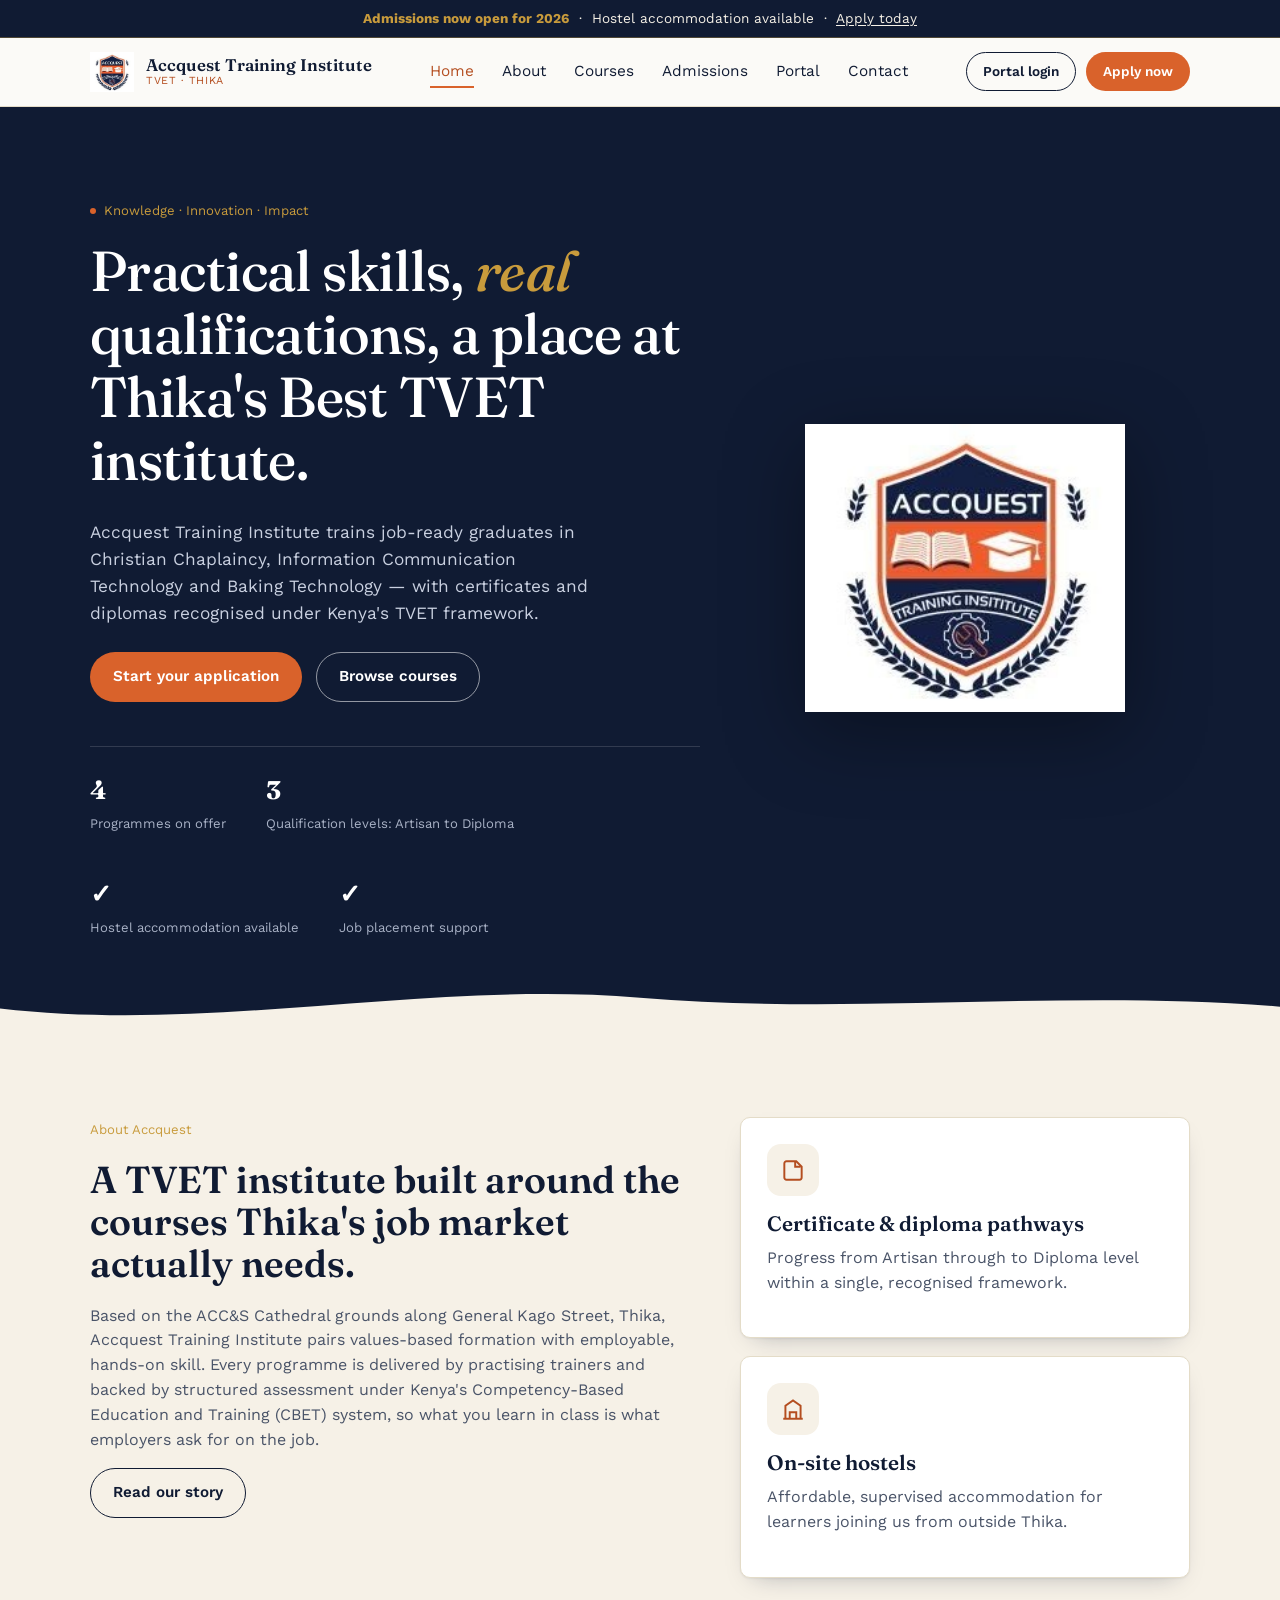
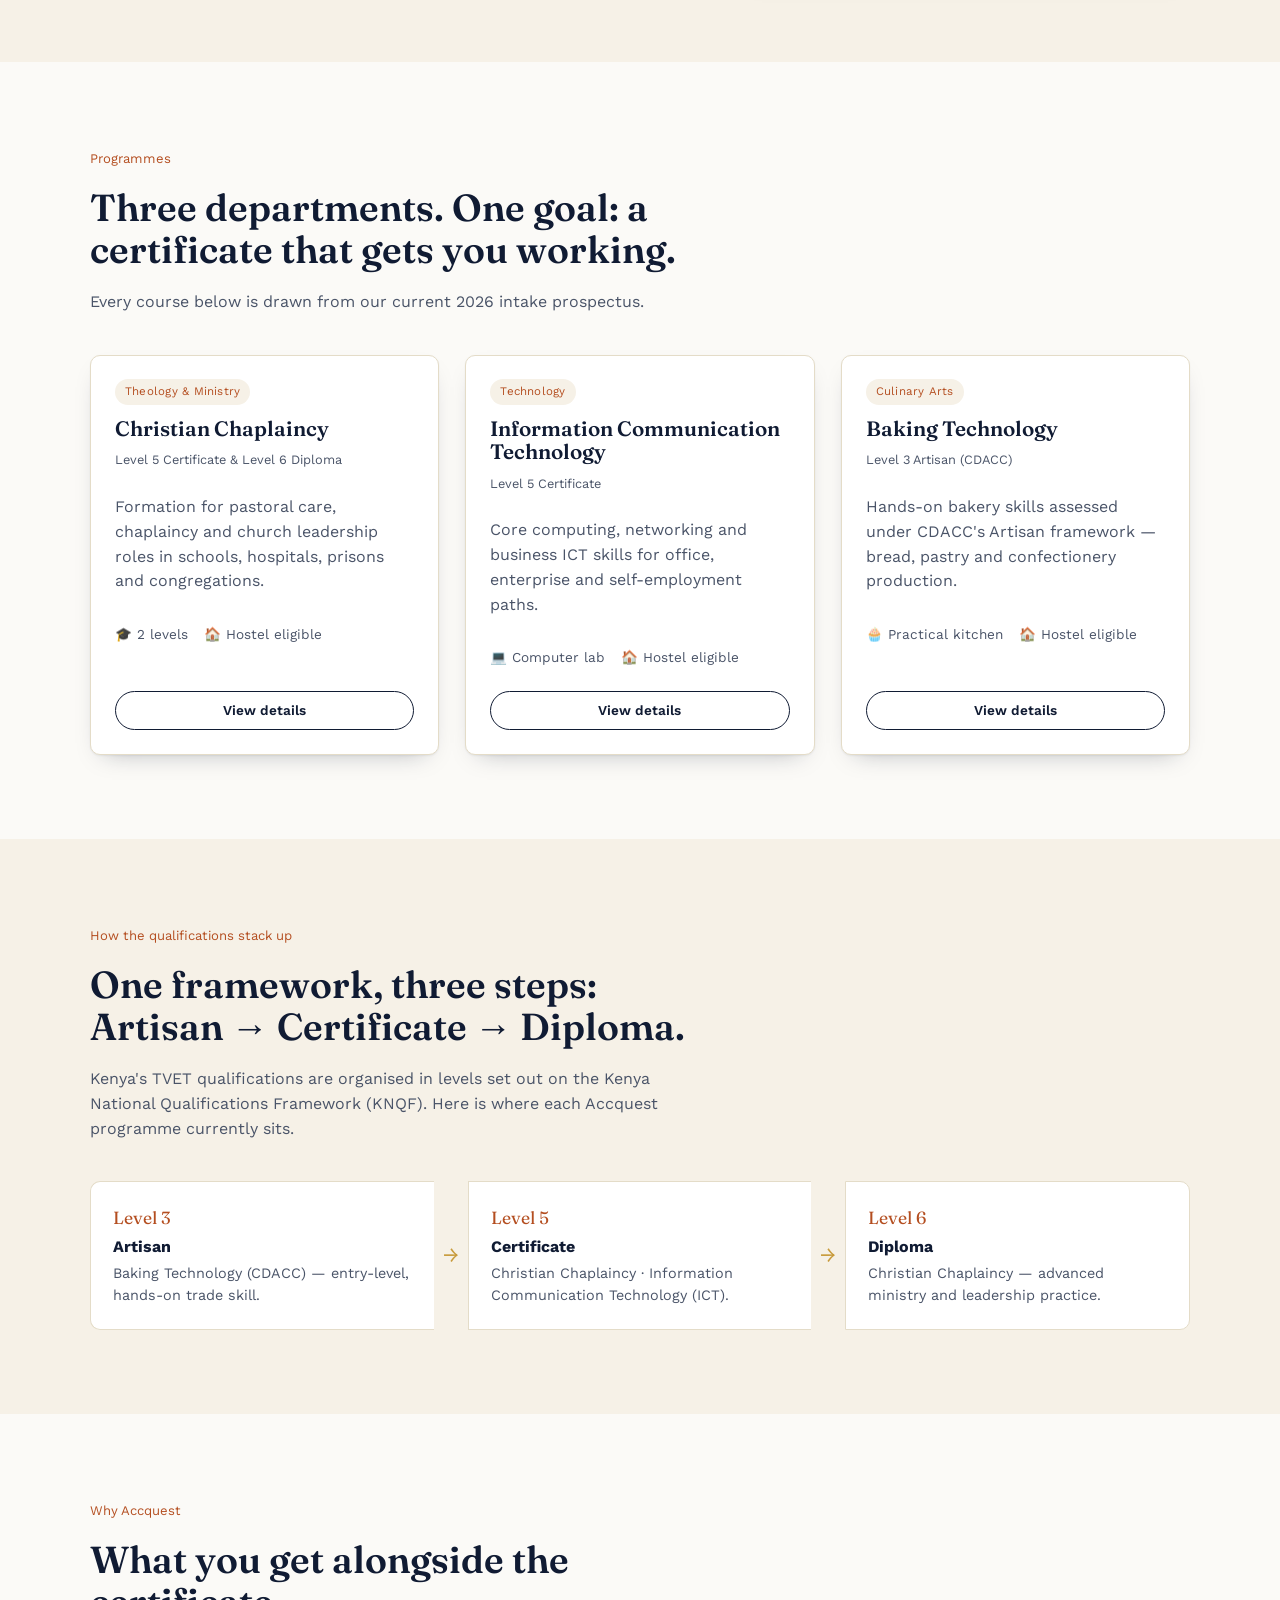
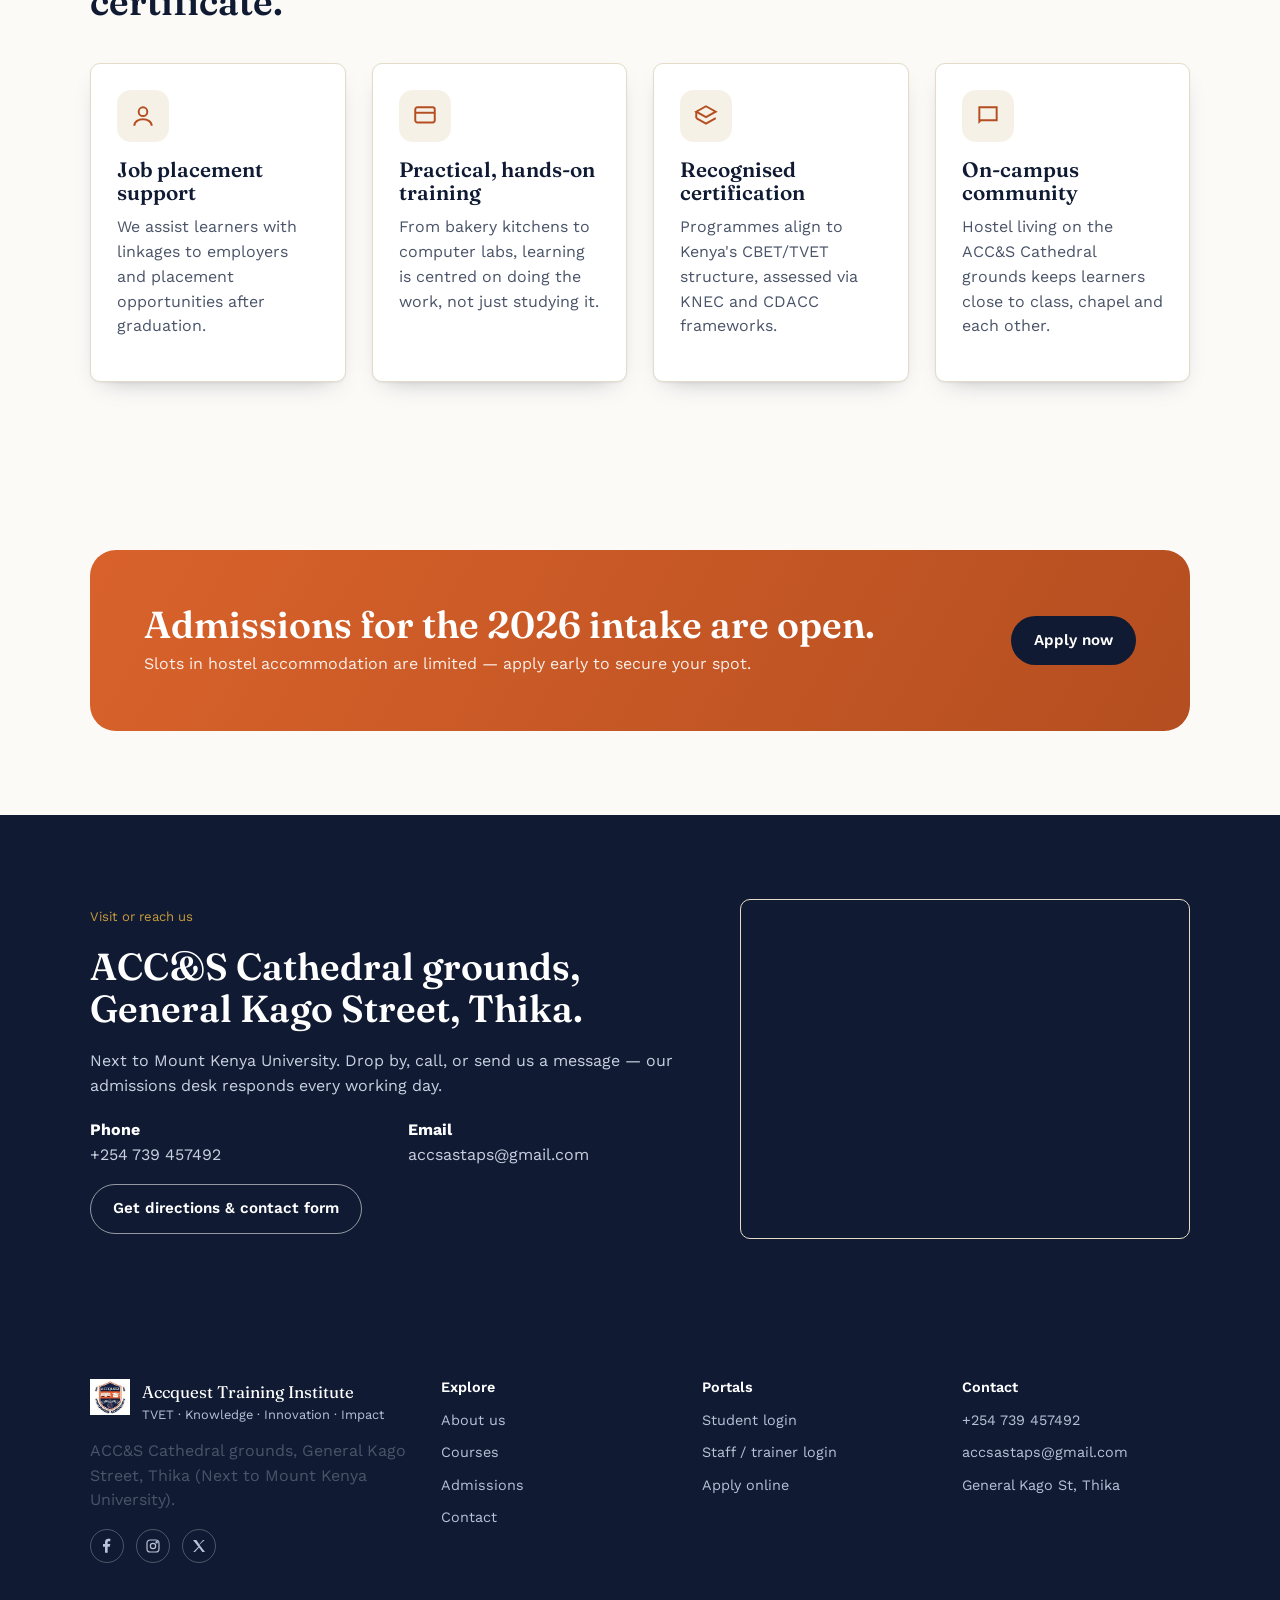
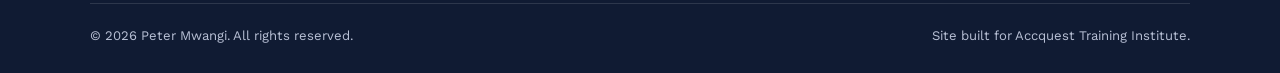
<file: index.html>
<!doctype html>
<html lang="en">
<head>
<meta charset="UTF-8">
<meta name="viewport" content="width=device-width, initial-scale=1.0">
<title>Accquest Training Institute (TVET) — Thika | Admissions Open 2026</title>
<meta name="description" content="Accquest Training Institute is a TVET institute on the ACC&S Cathedral grounds, General Kago Street, Thika, offering Christian Chaplaincy, ICT and Baking Technology certificates and diplomas. Admissions open for 2026. Hostels available.">
<link rel="icon" href="images/logo.svg" type="image/svg+xml">
<link rel="preconnect" href="https://fonts.googleapis.com">
<link href="https://fonts.googleapis.com/css2?family=Fraunces:ital,opsz,wght@0,9..144,500;0,9..144,600;1,9..144,500&family=Work+Sans:wght@400;500;600;700&display=swap" rel="stylesheet">
<link rel="stylesheet" href="css/style.css">
</head>
<body>
<a href="#main" class="skip-link">Skip to content</a>

<div class="notice-bar">
  <strong>Admissions now open for 2026</strong> &nbsp;·&nbsp; Hostel accommodation available &nbsp;·&nbsp;
  <a href="admissions.html">Apply today</a>
</div>

<header class="site-header">
  <nav class="nav">
    <a href="index.html" class="brand">
      <img src="images/logo.jpg" alt="Accquest Training Institute badge">
      <span class="brand-text">
        <span class="name">Accquest Training Institute</span>
        <span class="tag">TVET · Thika</span>
      </span>
    </a>
    <ul class="nav-links">
      <li><a href="index.html" class="active">Home</a></li>
      <li><a href="about.html">About</a></li>
      <li><a href="courses.html">Courses</a></li>
      <li><a href="admissions.html">Admissions</a></li>
      <li><a href="portal.html">Portal</a></li>
      <li><a href="contact.html">Contact</a></li>
    </ul>
    <div class="nav-cta">
      <a href="portal.html" class="btn btn-ghost btn-sm">Portal login</a>
      <a href="admissions.html" class="btn btn-primary btn-sm">Apply now</a>
      <button class="nav-toggle" aria-label="Toggle menu" aria-expanded="false"></button>
    </div>
  </nav>
</header>

<main id="main">

  <!-- HERO -->
  <section class="hero">
    <div class="hero-arc" aria-hidden="true"></div>
    <div class="wrap hero-grid">
      <div>
        <span class="eyebrow"><span class="dot"></span> Knowledge · Innovation · Impact</span>
        <h1>Practical skills, <em>real</em> qualifications, a place at Thika's Best TVET institute.</h1>
        <p class="lead">Accquest Training Institute trains job-ready graduates in Christian Chaplaincy, Information Communication Technology and Baking Technology — with certificates and diplomas recognised under Kenya's TVET framework.</p>
        <div class="hero-actions">
          <a href="admissions.html" class="btn btn-primary">Start your application</a>
          <a href="courses.html" class="btn btn-outline-light">Browse courses</a>
        </div>
        <div class="hero-stats">
          <div class="stat"><b>4</b><span>Programmes on offer</span></div>
          <div class="stat"><b>3</b><span>Qualification levels: Artisan to Diploma</span></div>
          <div class="stat"><b>✓</b><span>Hostel accommodation available</span></div>
          <div class="stat"><b>✓</b><span>Job placement support</span></div>
        </div>
      </div>
      <div class="hero-badge-wrap">
        <img src="images/logo.jpg" alt="" class="hero-seal" aria-hidden="true">
      </div>
    </div>
    <svg class="hero-wave" viewBox="0 0 1440 60" preserveAspectRatio="none" aria-hidden="true">
      <path d="M0,32 C240,60 480,0 720,20 C960,40 1200,10 1440,30 L1440,60 L0,60 Z" fill="#F6F1E7"/>
    </svg>
  </section>

  <!-- ABOUT -->
  <section class="section-alt">
    <div class="wrap">
      <div class="hero-grid" style="align-items:start;">
        <div>
          <span class="eyebrow">About Accquest</span>
          <h2>A TVET institute built around the courses Thika's job market actually needs.</h2>
          <p>Based on the ACC&amp;S Cathedral grounds along General Kago Street, Thika, Accquest Training Institute pairs values-based formation with employable, hands-on skill. Every programme is delivered by practising trainers and backed by structured assessment under Kenya's Competency-Based Education and Training (CBET) system, so what you learn in class is what employers ask for on the job.</p>
          <a href="about.html" class="btn btn-ghost">Read our story</a>
        </div>
        <div class="grid" style="gap:18px;">
          <div class="card">
            <div class="icon-tile">
              <svg viewBox="0 0 24 24" fill="none" stroke="currentColor" stroke-width="1.8"><path d="M4 19V6a2 2 0 0 1 2-2h9l5 5v10a2 2 0 0 1-2 2H6a2 2 0 0 1-2-2Z"/><path d="M14 4v5h5"/></svg>
            </div>
            <h3>Certificate &amp; diploma pathways</h3>
            <p>Progress from Artisan through to Diploma level within a single, recognised framework.</p>
          </div>
          <div class="card">
            <div class="icon-tile">
              <svg viewBox="0 0 24 24" fill="none" stroke="currentColor" stroke-width="1.8"><path d="M3 21h18"/><path d="M5 21V9l7-5 7 5v12"/><path d="M9 21v-6h6v6"/></svg>
            </div>
            <h3>On-site hostels</h3>
            <p>Affordable, supervised accommodation for learners joining us from outside Thika.</p>
          </div>
        </div>
      </div>
    </div>
  </section>

  <!-- COURSES PREVIEW -->
  <section>
    <div class="wrap">
      <div class="section-head">
        <span class="eyebrow">Programmes</span>
        <h2>Three departments. One goal: a certificate that gets you working.</h2>
        <p>Every course below is drawn from our current 2026 intake prospectus.</p>
      </div>
      <div class="grid grid-3">

        <article class="course-card">
          <div class="course-top">
            <span class="course-dept">Theology &amp; Ministry</span>
            <h3>Christian Chaplaincy</h3>
            <p class="course-level">Level 5 Certificate &amp; Level 6 Diploma</p>
          </div>
          <div class="course-body">
            <p>Formation for pastoral care, chaplaincy and church leadership roles in schools, hospitals, prisons and congregations.</p>
            <div class="course-meta">
              <span>🎓 2 levels</span>
              <span>🏠 Hostel eligible</span>
            </div>
            <div class="course-foot">
              <a href="courses.html#chaplaincy" class="btn btn-ghost btn-sm btn-block">View details</a>
            </div>
          </div>
        </article>

        <article class="course-card">
          <div class="course-top">
            <span class="course-dept">Technology</span>
            <h3>Information Communication Technology</h3>
            <p class="course-level">Level 5 Certificate</p>
          </div>
          <div class="course-body">
            <p>Core computing, networking and business ICT skills for office, enterprise and self-employment paths.</p>
            <div class="course-meta">
              <span>💻 Computer lab</span>
              <span>🏠 Hostel eligible</span>
            </div>
            <div class="course-foot">
              <a href="courses.html#ict" class="btn btn-ghost btn-sm btn-block">View details</a>
            </div>
          </div>
        </article>

        <article class="course-card">
          <div class="course-top">
            <span class="course-dept">Culinary Arts</span>
            <h3>Baking Technology</h3>
            <p class="course-level">Level 3 Artisan (CDACC)</p>
          </div>
          <div class="course-body">
            <p>Hands-on bakery skills assessed under CDACC's Artisan framework — bread, pastry and confectionery production.</p>
            <div class="course-meta">
              <span>🧁 Practical kitchen</span>
              <span>🏠 Hostel eligible</span>
            </div>
            <div class="course-foot">
              <a href="courses.html#baking" class="btn btn-ghost btn-sm btn-block">View details</a>
            </div>
          </div>
        </article>

      </div>
    </div>
  </section>

  <!-- PATHWAY -->
  <section class="section-alt">
    <div class="wrap">
      <div class="section-head">
        <span class="eyebrow">How the qualifications stack up</span>
        <h2>One framework, three steps: Artisan → Certificate → Diploma.</h2>
        <p>Kenya's TVET qualifications are organised in levels set out on the Kenya National Qualifications Framework (KNQF). Here is where each Accquest programme currently sits.</p>
      </div>
      <div class="pathway">
        <div class="pathway-step">
          <span class="lvl">Level 3</span>
          <h4>Artisan</h4>
          <p>Baking Technology (CDACC) — entry-level, hands-on trade skill.</p>
        </div>
        <div class="pathway-arrow">→</div>
        <div class="pathway-step">
          <span class="lvl">Level 5</span>
          <h4>Certificate</h4>
          <p>Christian Chaplaincy · Information Communication Technology (ICT).</p>
        </div>
        <div class="pathway-arrow">→</div>
        <div class="pathway-step">
          <span class="lvl">Level 6</span>
          <h4>Diploma</h4>
          <p>Christian Chaplaincy — advanced ministry and leadership practice.</p>
        </div>
      </div>
    </div>
  </section>

  <!-- WHY CHOOSE US -->
  <section>
    <div class="wrap">
      <div class="section-head">
        <span class="eyebrow">Why Accquest</span>
        <h2>What you get alongside the certificate.</h2>
      </div>
      <div class="grid grid-4">
        <div class="card">
          <div class="icon-tile">
            <svg viewBox="0 0 24 24" fill="none" stroke="currentColor" stroke-width="1.8"><circle cx="12" cy="8" r="4"/><path d="M4 21c0-4 4-6 8-6s8 2 8 6"/></svg>
          </div>
          <h3>Job placement support</h3>
          <p>We assist learners with linkages to employers and placement opportunities after graduation.</p>
        </div>
        <div class="card">
          <div class="icon-tile">
            <svg viewBox="0 0 24 24" fill="none" stroke="currentColor" stroke-width="1.8"><rect x="3" y="4" width="18" height="14" rx="2"/><path d="M3 9h18"/></svg>
          </div>
          <h3>Practical, hands-on training</h3>
          <p>From bakery kitchens to computer labs, learning is centred on doing the work, not just studying it.</p>
        </div>
        <div class="card">
          <div class="icon-tile">
            <svg viewBox="0 0 24 24" fill="none" stroke="currentColor" stroke-width="1.8"><path d="M12 3 3 8l9 5 9-5-9-5Z"/><path d="M3 14l9 5 9-5"/><path d="M3 8v6"/></svg>
          </div>
          <h3>Recognised certification</h3>
          <p>Programmes align to Kenya's CBET/TVET structure, assessed via KNEC and CDACC frameworks.</p>
        </div>
        <div class="card">
          <div class="icon-tile">
            <svg viewBox="0 0 24 24" fill="none" stroke="currentColor" stroke-width="1.8"><path d="M4 4h16v12H5.17L4 17.17V4Z"/></svg>
          </div>
          <h3>On-campus community</h3>
          <p>Hostel living on the ACC&amp;S Cathedral grounds keeps learners close to class, chapel and each other.</p>
        </div>
      </div>
    </div>
  </section>

  <!-- CTA BAND -->
  <section>
    <div class="wrap">
      <div class="cta-band">
        <div>
          <h2>Admissions for the 2026 intake are open.</h2>
          <p>Slots in hostel accommodation are limited — apply early to secure your spot.</p>
        </div>
        <a href="admissions.html" class="btn" style="background:var(--ink); color:var(--white);">Apply now</a>
      </div>
    </div>
  </section>

  <!-- CONTACT SNIPPET -->
  <section class="section-ink">
    <div class="wrap hero-grid" style="align-items:center;">
      <div>
        <span class="eyebrow">Visit or reach us</span>
        <h2>ACC&amp;S Cathedral grounds, General Kago Street, Thika.</h2>
        <p>Next to Mount Kenya University. Drop by, call, or send us a message — our admissions desk responds every working day.</p>
        <div class="grid grid-2" style="margin-top:20px;">
          <div><strong class="text-white">Phone</strong><p>+254 739 457492</p></div>
          <div><strong class="text-white">Email</strong><p>accsastaps@gmail.com</p></div>
        </div>
        <a href="contact.html" class="btn btn-outline-light">Get directions &amp; contact form</a>
      </div>
      <div class="map-frame">
        <iframe title="Map to Accquest Training Institute, General Kago Street, Thika" loading="lazy"
          src="https://www.google.com/maps?q=ACC%26S+Cathedral+Church,+Thika&ll=-1.0476695,37.0843707&z=17&output=embed"></iframe>
      </div>
    </div>
  </section>

</main>

<footer class="site-footer">
  <div class="wrap">
    <div class="footer-grid">
      <div>
        <div class="footer-brand">
          <img src="images/logo.jpg" alt="Accquest Training Institute badge">
          <div>
            <div style="color:var(--white); font-family:var(--font-display); font-size:1.05rem;">Accquest Training Institute</div>
            <div style="font-size:0.8rem;">TVET · Knowledge · Innovation · Impact</div>
          </div>
        </div>
        <p style="max-width:32ch;">ACC&amp;S Cathedral grounds, General Kago Street, Thika (Next to Mount Kenya University).</p>
        <div class="social-row">
          <a href="#" aria-label="Facebook"><svg viewBox="0 0 24 24" fill="currentColor"><path d="M13 22v-9h3l1-4h-4V7c0-1.1.4-2 2-2h2V1.2C16.6 1.1 15.2 1 13.9 1 10.6 1 9 3 9 6.4V9H6v4h3v9h4Z"/></svg></a>
          <a href="#" aria-label="Instagram"><svg viewBox="0 0 24 24" fill="none" stroke="currentColor" stroke-width="1.8"><rect x="3" y="3" width="18" height="18" rx="5"/><circle cx="12" cy="12" r="4"/><circle cx="17.5" cy="6.5" r="1"/></svg></a>
          <a href="#" aria-label="X / Twitter"><svg viewBox="0 0 24 24" fill="currentColor"><path d="M3 3l8 10.2L3.3 21H6l6-6.7L17 21h4l-8.4-10.7L20.5 3H18l-5.6 6.2L8 3H3Z"/></svg></a>
        </div>
      </div>
      <div>
        <h4>Explore</h4>
        <ul>
          <li><a href="about.html">About us</a></li>
          <li><a href="courses.html">Courses</a></li>
          <li><a href="admissions.html">Admissions</a></li>
          <li><a href="contact.html">Contact</a></li>
        </ul>
      </div>
      <div>
        <h4>Portals</h4>
        <ul>
          <li><a href="portal.html">Student login</a></li>
          <li><a href="portal.html">Staff / trainer login</a></li>
          <li><a href="admissions.html#apply">Apply online</a></li>
        </ul>
      </div>
      <div>
        <h4>Contact</h4>
        <ul>
          <li>+254 739 457492</li>
          <li>accsastaps@gmail.com</li>
          <li>General Kago St, Thika</li>
        </ul>
      </div>
    </div>
    <div class="footer-bottom">
      <span>© <span data-year></span> Peter Mwangi. All rights reserved.</span>
      <span>Site built for Accquest Training Institute.</span>
    </div>
  </div>
</footer>

<script src="js/main.js"></script>
</body>
</html>
</file>
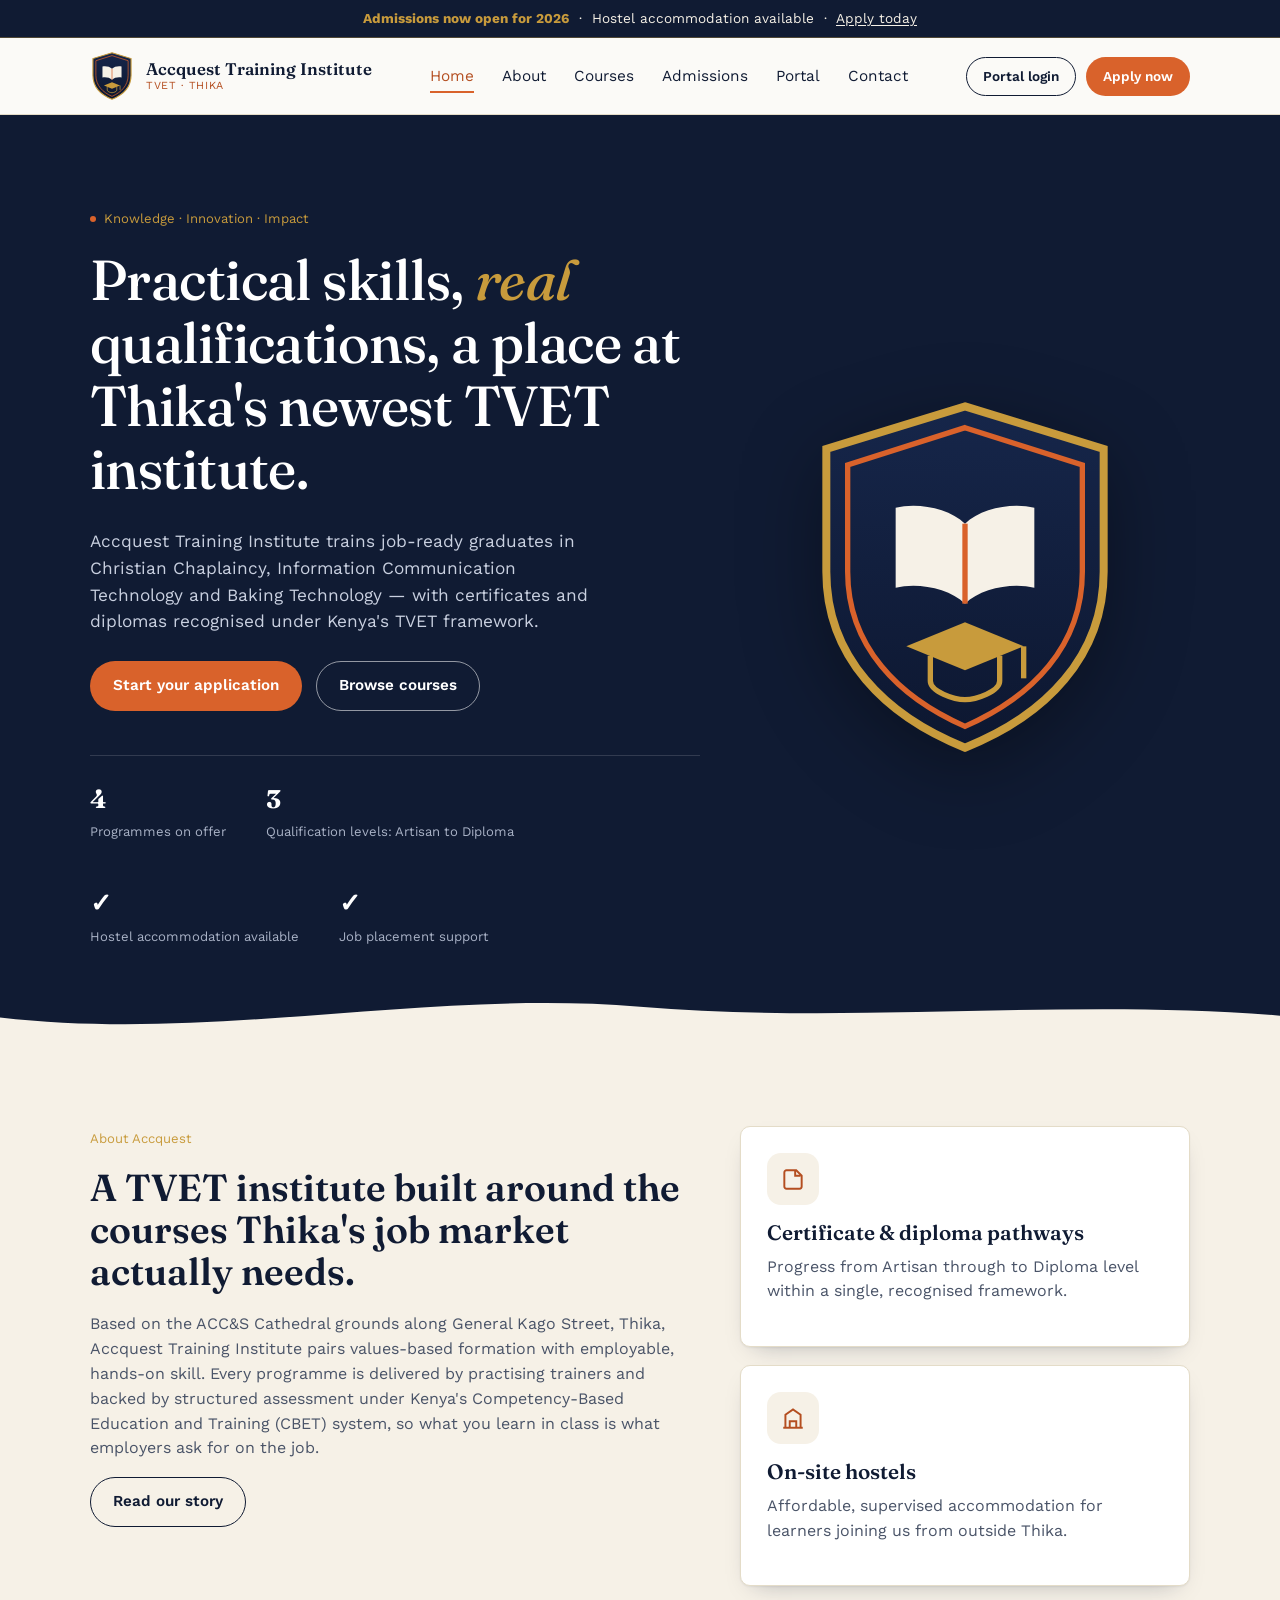
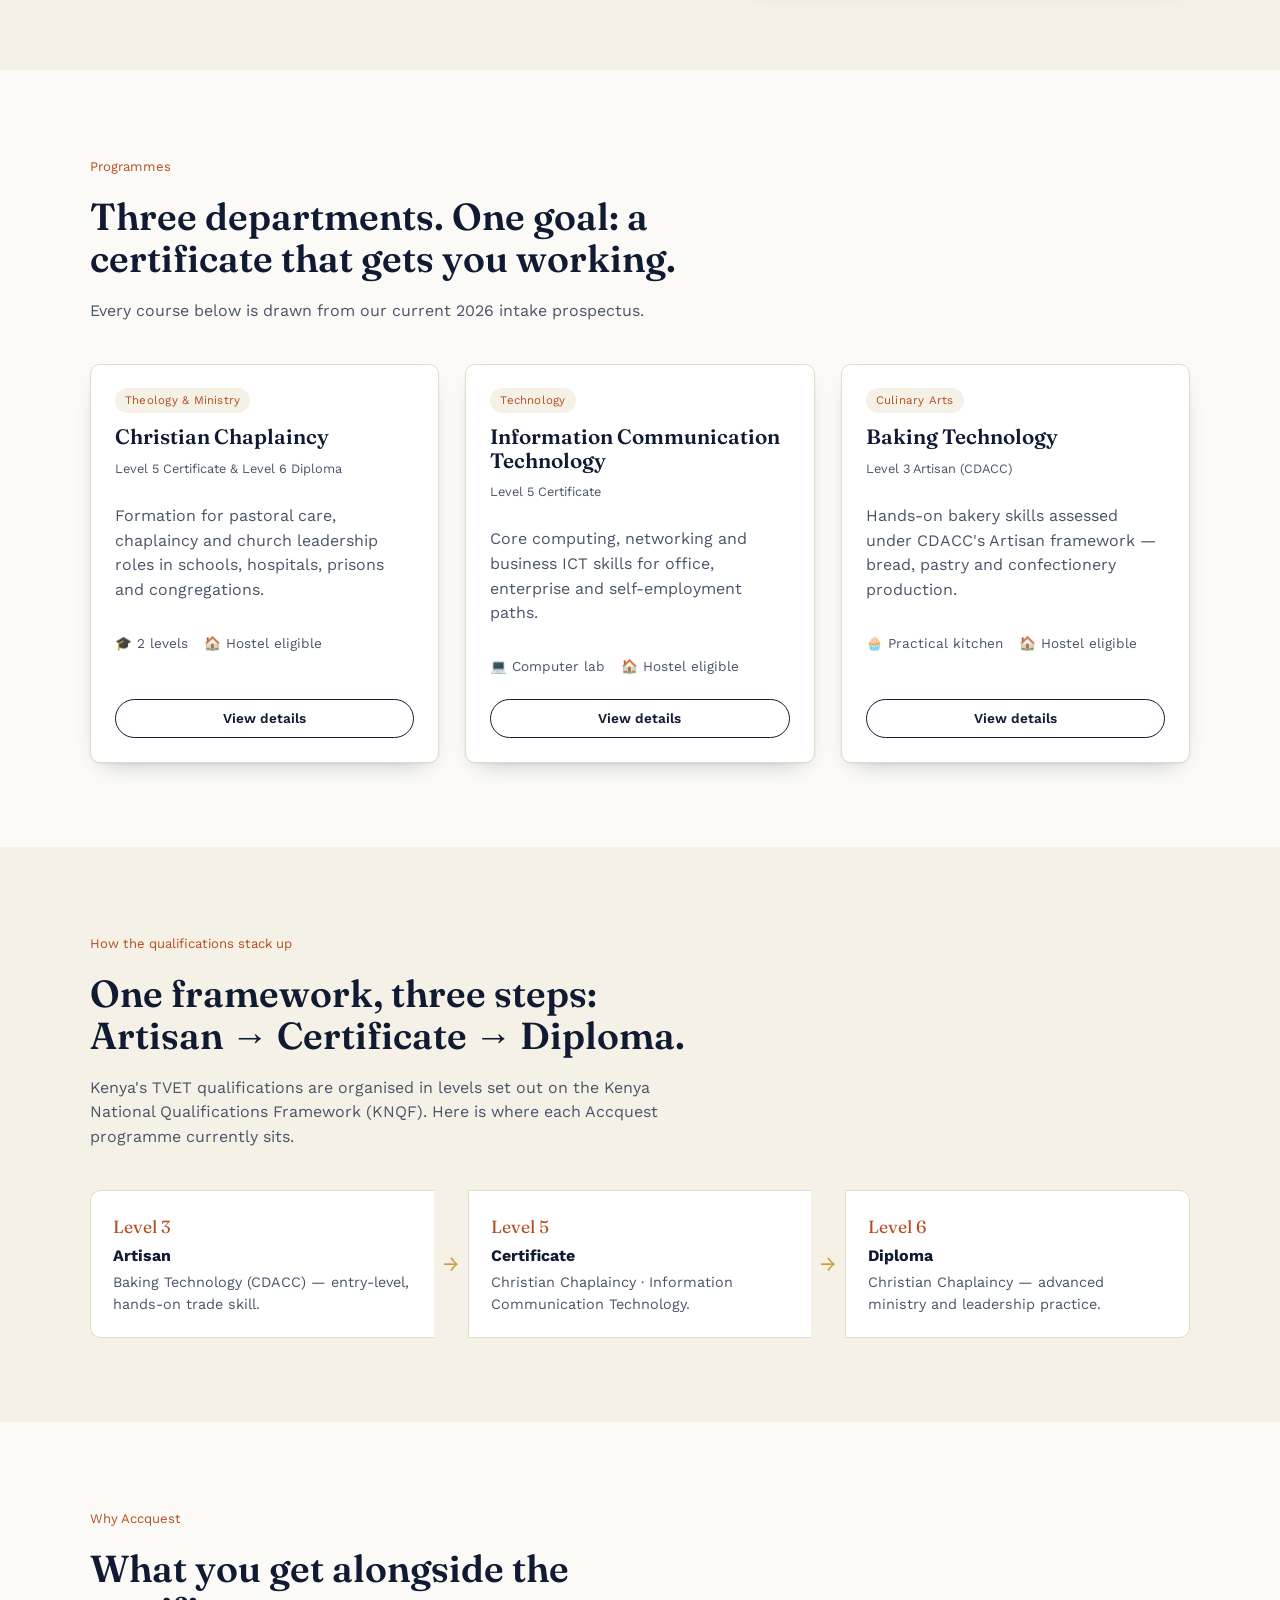
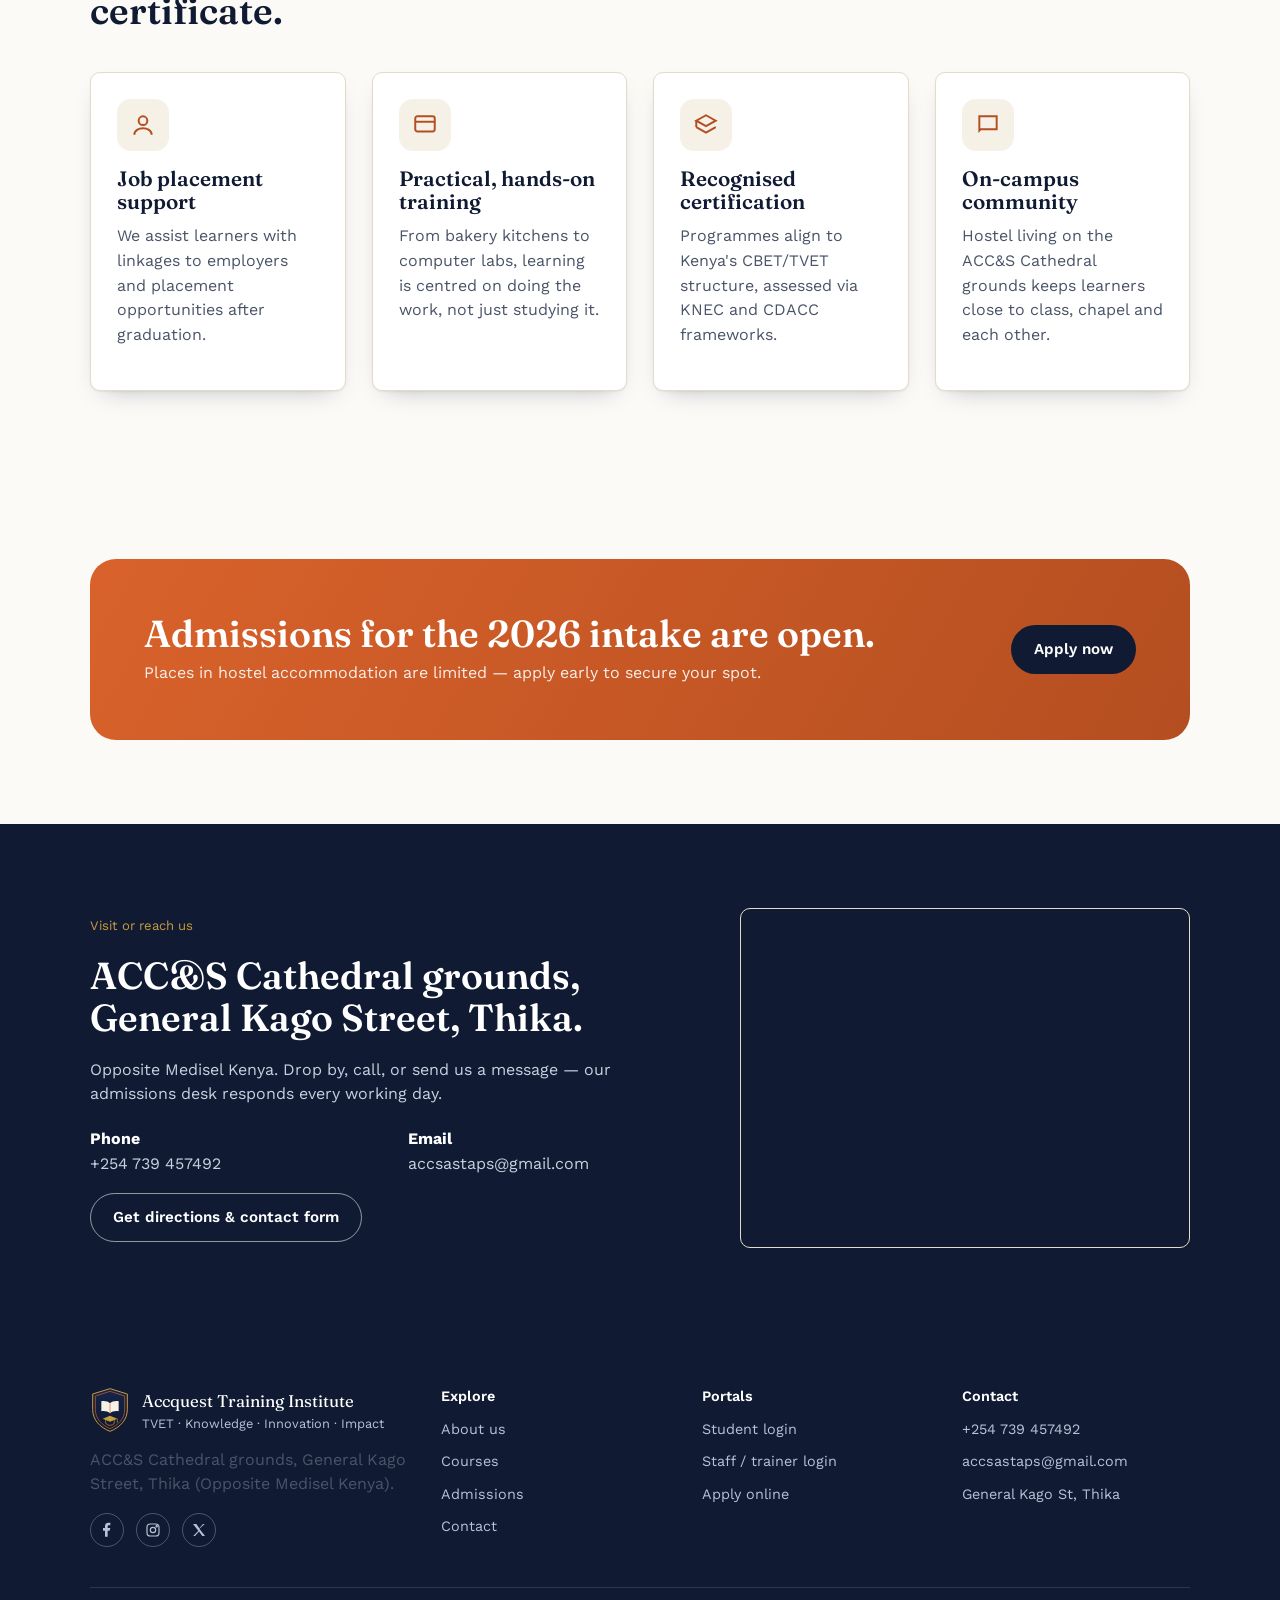
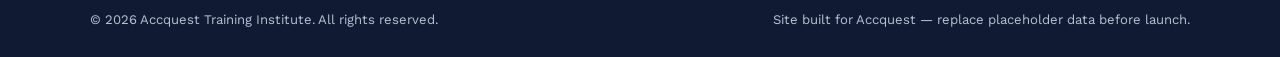
<file: accquest-site/index.html>
<!doctype html>
<html lang="en">
<head>
<meta charset="UTF-8">
<meta name="viewport" content="width=device-width, initial-scale=1.0">
<title>Accquest Training Institute (TVET) — Thika | Admissions Open 2026</title>
<meta name="description" content="Accquest Training Institute is a TVET institute on the ACC&S Cathedral grounds, General Kago Street, Thika, offering Christian Chaplaincy, ICT and Baking Technology certificates and diplomas. Admissions open for 2026. Hostels available.">
<link rel="icon" href="images/logo.svg" type="image/svg+xml">
<link rel="preconnect" href="https://fonts.googleapis.com">
<link href="https://fonts.googleapis.com/css2?family=Fraunces:ital,opsz,wght@0,9..144,500;0,9..144,600;1,9..144,500&family=Work+Sans:wght@400;500;600;700&display=swap" rel="stylesheet">
<link rel="stylesheet" href="css/style.css">
</head>
<body>
<a href="#main" class="skip-link">Skip to content</a>

<div class="notice-bar">
  <strong>Admissions now open for 2026</strong> &nbsp;·&nbsp; Hostel accommodation available &nbsp;·&nbsp;
  <a href="admissions.html">Apply today</a>
</div>

<header class="site-header">
  <nav class="nav">
    <a href="index.html" class="brand">
      <img src="images/logo.svg" alt="Accquest Training Institute badge">
      <span class="brand-text">
        <span class="name">Accquest Training Institute</span>
        <span class="tag">TVET · Thika</span>
      </span>
    </a>
    <ul class="nav-links">
      <li><a href="index.html" class="active">Home</a></li>
      <li><a href="about.html">About</a></li>
      <li><a href="courses.html">Courses</a></li>
      <li><a href="admissions.html">Admissions</a></li>
      <li><a href="portal.html">Portal</a></li>
      <li><a href="contact.html">Contact</a></li>
    </ul>
    <div class="nav-cta">
      <a href="portal.html" class="btn btn-ghost btn-sm">Portal login</a>
      <a href="admissions.html" class="btn btn-primary btn-sm">Apply now</a>
      <button class="nav-toggle" aria-label="Toggle menu" aria-expanded="false"></button>
    </div>
  </nav>
</header>

<main id="main">

  <!-- HERO -->
  <section class="hero">
    <div class="hero-arc" aria-hidden="true"></div>
    <div class="wrap hero-grid">
      <div>
        <span class="eyebrow"><span class="dot"></span> Knowledge · Innovation · Impact</span>
        <h1>Practical skills, <em>real</em> qualifications, a place at Thika's newest TVET institute.</h1>
        <p class="lead">Accquest Training Institute trains job-ready graduates in Christian Chaplaincy, Information Communication Technology and Baking Technology — with certificates and diplomas recognised under Kenya's TVET framework.</p>
        <div class="hero-actions">
          <a href="admissions.html" class="btn btn-primary">Start your application</a>
          <a href="courses.html" class="btn btn-outline-light">Browse courses</a>
        </div>
        <div class="hero-stats">
          <div class="stat"><b>4</b><span>Programmes on offer</span></div>
          <div class="stat"><b>3</b><span>Qualification levels: Artisan to Diploma</span></div>
          <div class="stat"><b>✓</b><span>Hostel accommodation available</span></div>
          <div class="stat"><b>✓</b><span>Job placement support</span></div>
        </div>
      </div>
      <div class="hero-badge-wrap">
        <img src="images/logo.svg" alt="" class="hero-seal" aria-hidden="true">
      </div>
    </div>
    <svg class="hero-wave" viewBox="0 0 1440 60" preserveAspectRatio="none" aria-hidden="true">
      <path d="M0,32 C240,60 480,0 720,20 C960,40 1200,10 1440,30 L1440,60 L0,60 Z" fill="#F6F1E7"/>
    </svg>
  </section>

  <!-- ABOUT SNIPPET -->
  <section class="section-alt">
    <div class="wrap">
      <div class="hero-grid" style="align-items:start;">
        <div>
          <span class="eyebrow">About Accquest</span>
          <h2>A TVET institute built around the courses Thika's job market actually needs.</h2>
          <p>Based on the ACC&amp;S Cathedral grounds along General Kago Street, Thika, Accquest Training Institute pairs values-based formation with employable, hands-on skill. Every programme is delivered by practising trainers and backed by structured assessment under Kenya's Competency-Based Education and Training (CBET) system, so what you learn in class is what employers ask for on the job.</p>
          <a href="about.html" class="btn btn-ghost">Read our story</a>
        </div>
        <div class="grid" style="gap:18px;">
          <div class="card">
            <div class="icon-tile">
              <svg viewBox="0 0 24 24" fill="none" stroke="currentColor" stroke-width="1.8"><path d="M4 19V6a2 2 0 0 1 2-2h9l5 5v10a2 2 0 0 1-2 2H6a2 2 0 0 1-2-2Z"/><path d="M14 4v5h5"/></svg>
            </div>
            <h3>Certificate &amp; diploma pathways</h3>
            <p>Progress from Artisan through to Diploma level within a single, recognised framework.</p>
          </div>
          <div class="card">
            <div class="icon-tile">
              <svg viewBox="0 0 24 24" fill="none" stroke="currentColor" stroke-width="1.8"><path d="M3 21h18"/><path d="M5 21V9l7-5 7 5v12"/><path d="M9 21v-6h6v6"/></svg>
            </div>
            <h3>On-site hostels</h3>
            <p>Affordable, supervised accommodation for learners joining us from outside Thika.</p>
          </div>
        </div>
      </div>
    </div>
  </section>

  <!-- COURSES PREVIEW -->
  <section>
    <div class="wrap">
      <div class="section-head">
        <span class="eyebrow">Programmes</span>
        <h2>Three departments. One goal: a certificate that gets you working.</h2>
        <p>Every course below is drawn from our current 2026 intake prospectus.</p>
      </div>
      <div class="grid grid-3">

        <article class="course-card">
          <div class="course-top">
            <span class="course-dept">Theology &amp; Ministry</span>
            <h3>Christian Chaplaincy</h3>
            <p class="course-level">Level 5 Certificate &amp; Level 6 Diploma</p>
          </div>
          <div class="course-body">
            <p>Formation for pastoral care, chaplaincy and church leadership roles in schools, hospitals, prisons and congregations.</p>
            <div class="course-meta">
              <span>🎓 2 levels</span>
              <span>🏠 Hostel eligible</span>
            </div>
            <div class="course-foot">
              <a href="courses.html#chaplaincy" class="btn btn-ghost btn-sm btn-block">View details</a>
            </div>
          </div>
        </article>

        <article class="course-card">
          <div class="course-top">
            <span class="course-dept">Technology</span>
            <h3>Information Communication Technology</h3>
            <p class="course-level">Level 5 Certificate</p>
          </div>
          <div class="course-body">
            <p>Core computing, networking and business ICT skills for office, enterprise and self-employment paths.</p>
            <div class="course-meta">
              <span>💻 Computer lab</span>
              <span>🏠 Hostel eligible</span>
            </div>
            <div class="course-foot">
              <a href="courses.html#ict" class="btn btn-ghost btn-sm btn-block">View details</a>
            </div>
          </div>
        </article>

        <article class="course-card">
          <div class="course-top">
            <span class="course-dept">Culinary Arts</span>
            <h3>Baking Technology</h3>
            <p class="course-level">Level 3 Artisan (CDACC)</p>
          </div>
          <div class="course-body">
            <p>Hands-on bakery skills assessed under CDACC's Artisan framework — bread, pastry and confectionery production.</p>
            <div class="course-meta">
              <span>🧁 Practical kitchen</span>
              <span>🏠 Hostel eligible</span>
            </div>
            <div class="course-foot">
              <a href="courses.html#baking" class="btn btn-ghost btn-sm btn-block">View details</a>
            </div>
          </div>
        </article>

      </div>
    </div>
  </section>

  <!-- PATHWAY -->
  <section class="section-alt">
    <div class="wrap">
      <div class="section-head">
        <span class="eyebrow">How the qualifications stack up</span>
        <h2>One framework, three steps: Artisan → Certificate → Diploma.</h2>
        <p>Kenya's TVET qualifications are organised in levels set out on the Kenya National Qualifications Framework (KNQF). Here is where each Accquest programme currently sits.</p>
      </div>
      <div class="pathway">
        <div class="pathway-step">
          <span class="lvl">Level 3</span>
          <h4>Artisan</h4>
          <p>Baking Technology (CDACC) — entry-level, hands-on trade skill.</p>
        </div>
        <div class="pathway-arrow">→</div>
        <div class="pathway-step">
          <span class="lvl">Level 5</span>
          <h4>Certificate</h4>
          <p>Christian Chaplaincy · Information Communication Technology.</p>
        </div>
        <div class="pathway-arrow">→</div>
        <div class="pathway-step">
          <span class="lvl">Level 6</span>
          <h4>Diploma</h4>
          <p>Christian Chaplaincy — advanced ministry and leadership practice.</p>
        </div>
      </div>
    </div>
  </section>

  <!-- WHY CHOOSE US -->
  <section>
    <div class="wrap">
      <div class="section-head">
        <span class="eyebrow">Why Accquest</span>
        <h2>What you get alongside the certificate.</h2>
      </div>
      <div class="grid grid-4">
        <div class="card">
          <div class="icon-tile">
            <svg viewBox="0 0 24 24" fill="none" stroke="currentColor" stroke-width="1.8"><circle cx="12" cy="8" r="4"/><path d="M4 21c0-4 4-6 8-6s8 2 8 6"/></svg>
          </div>
          <h3>Job placement support</h3>
          <p>We assist learners with linkages to employers and placement opportunities after graduation.</p>
        </div>
        <div class="card">
          <div class="icon-tile">
            <svg viewBox="0 0 24 24" fill="none" stroke="currentColor" stroke-width="1.8"><rect x="3" y="4" width="18" height="14" rx="2"/><path d="M3 9h18"/></svg>
          </div>
          <h3>Practical, hands-on training</h3>
          <p>From bakery kitchens to computer labs, learning is centred on doing the work, not just studying it.</p>
        </div>
        <div class="card">
          <div class="icon-tile">
            <svg viewBox="0 0 24 24" fill="none" stroke="currentColor" stroke-width="1.8"><path d="M12 3 3 8l9 5 9-5-9-5Z"/><path d="M3 14l9 5 9-5"/><path d="M3 8v6"/></svg>
          </div>
          <h3>Recognised certification</h3>
          <p>Programmes align to Kenya's CBET/TVET structure, assessed via KNEC and CDACC frameworks.</p>
        </div>
        <div class="card">
          <div class="icon-tile">
            <svg viewBox="0 0 24 24" fill="none" stroke="currentColor" stroke-width="1.8"><path d="M4 4h16v12H5.17L4 17.17V4Z"/></svg>
          </div>
          <h3>On-campus community</h3>
          <p>Hostel living on the ACC&amp;S Cathedral grounds keeps learners close to class, chapel and each other.</p>
        </div>
      </div>
    </div>
  </section>

  <!-- CTA BAND -->
  <section>
    <div class="wrap">
      <div class="cta-band">
        <div>
          <h2>Admissions for the 2026 intake are open.</h2>
          <p>Places in hostel accommodation are limited — apply early to secure your spot.</p>
        </div>
        <a href="admissions.html" class="btn" style="background:var(--ink); color:var(--white);">Apply now</a>
      </div>
    </div>
  </section>

  <!-- CONTACT SNIPPET -->
  <section class="section-ink">
    <div class="wrap hero-grid" style="align-items:center;">
      <div>
        <span class="eyebrow">Visit or reach us</span>
        <h2>ACC&amp;S Cathedral grounds, General Kago Street, Thika.</h2>
        <p>Opposite Medisel Kenya. Drop by, call, or send us a message — our admissions desk responds every working day.</p>
        <div class="grid grid-2" style="margin-top:20px;">
          <div><strong class="text-white">Phone</strong><p>+254 739 457492</p></div>
          <div><strong class="text-white">Email</strong><p>accsastaps@gmail.com</p></div>
        </div>
        <a href="contact.html" class="btn btn-outline-light">Get directions &amp; contact form</a>
      </div>
      <div class="map-frame">
        <iframe title="Map to Accquest Training Institute, General Kago Street, Thika" loading="lazy"
          src="https://www.google.com/maps?q=General+Kago+Street,+Thika,+Kenya&output=embed"></iframe>
      </div>
    </div>
  </section>

</main>

<footer class="site-footer">
  <div class="wrap">
    <div class="footer-grid">
      <div>
        <div class="footer-brand">
          <img src="images/logo.svg" alt="Accquest Training Institute badge">
          <div>
            <div style="color:var(--white); font-family:var(--font-display); font-size:1.05rem;">Accquest Training Institute</div>
            <div style="font-size:0.8rem;">TVET · Knowledge · Innovation · Impact</div>
          </div>
        </div>
        <p style="max-width:32ch;">ACC&amp;S Cathedral grounds, General Kago Street, Thika (Opposite Medisel Kenya).</p>
        <div class="social-row">
          <a href="#" aria-label="Facebook"><svg viewBox="0 0 24 24" fill="currentColor"><path d="M13 22v-9h3l1-4h-4V7c0-1.1.4-2 2-2h2V1.2C16.6 1.1 15.2 1 13.9 1 10.6 1 9 3 9 6.4V9H6v4h3v9h4Z"/></svg></a>
          <a href="#" aria-label="Instagram"><svg viewBox="0 0 24 24" fill="none" stroke="currentColor" stroke-width="1.8"><rect x="3" y="3" width="18" height="18" rx="5"/><circle cx="12" cy="12" r="4"/><circle cx="17.5" cy="6.5" r="1"/></svg></a>
          <a href="#" aria-label="X / Twitter"><svg viewBox="0 0 24 24" fill="currentColor"><path d="M3 3l8 10.2L3.3 21H6l6-6.7L17 21h4l-8.4-10.7L20.5 3H18l-5.6 6.2L8 3H3Z"/></svg></a>
        </div>
      </div>
      <div>
        <h4>Explore</h4>
        <ul>
          <li><a href="about.html">About us</a></li>
          <li><a href="courses.html">Courses</a></li>
          <li><a href="admissions.html">Admissions</a></li>
          <li><a href="contact.html">Contact</a></li>
        </ul>
      </div>
      <div>
        <h4>Portals</h4>
        <ul>
          <li><a href="portal.html">Student login</a></li>
          <li><a href="portal.html">Staff / trainer login</a></li>
          <li><a href="admissions.html#apply">Apply online</a></li>
        </ul>
      </div>
      <div>
        <h4>Contact</h4>
        <ul>
          <li>+254 739 457492</li>
          <li>accsastaps@gmail.com</li>
          <li>General Kago St, Thika</li>
        </ul>
      </div>
    </div>
    <div class="footer-bottom">
      <span>© <span data-year></span> Accquest Training Institute. All rights reserved.</span>
      <span>Site built for Accquest — replace placeholder data before launch.</span>
    </div>
  </div>
</footer>

<script src="js/main.js"></script>
</body>
</html>
</file>
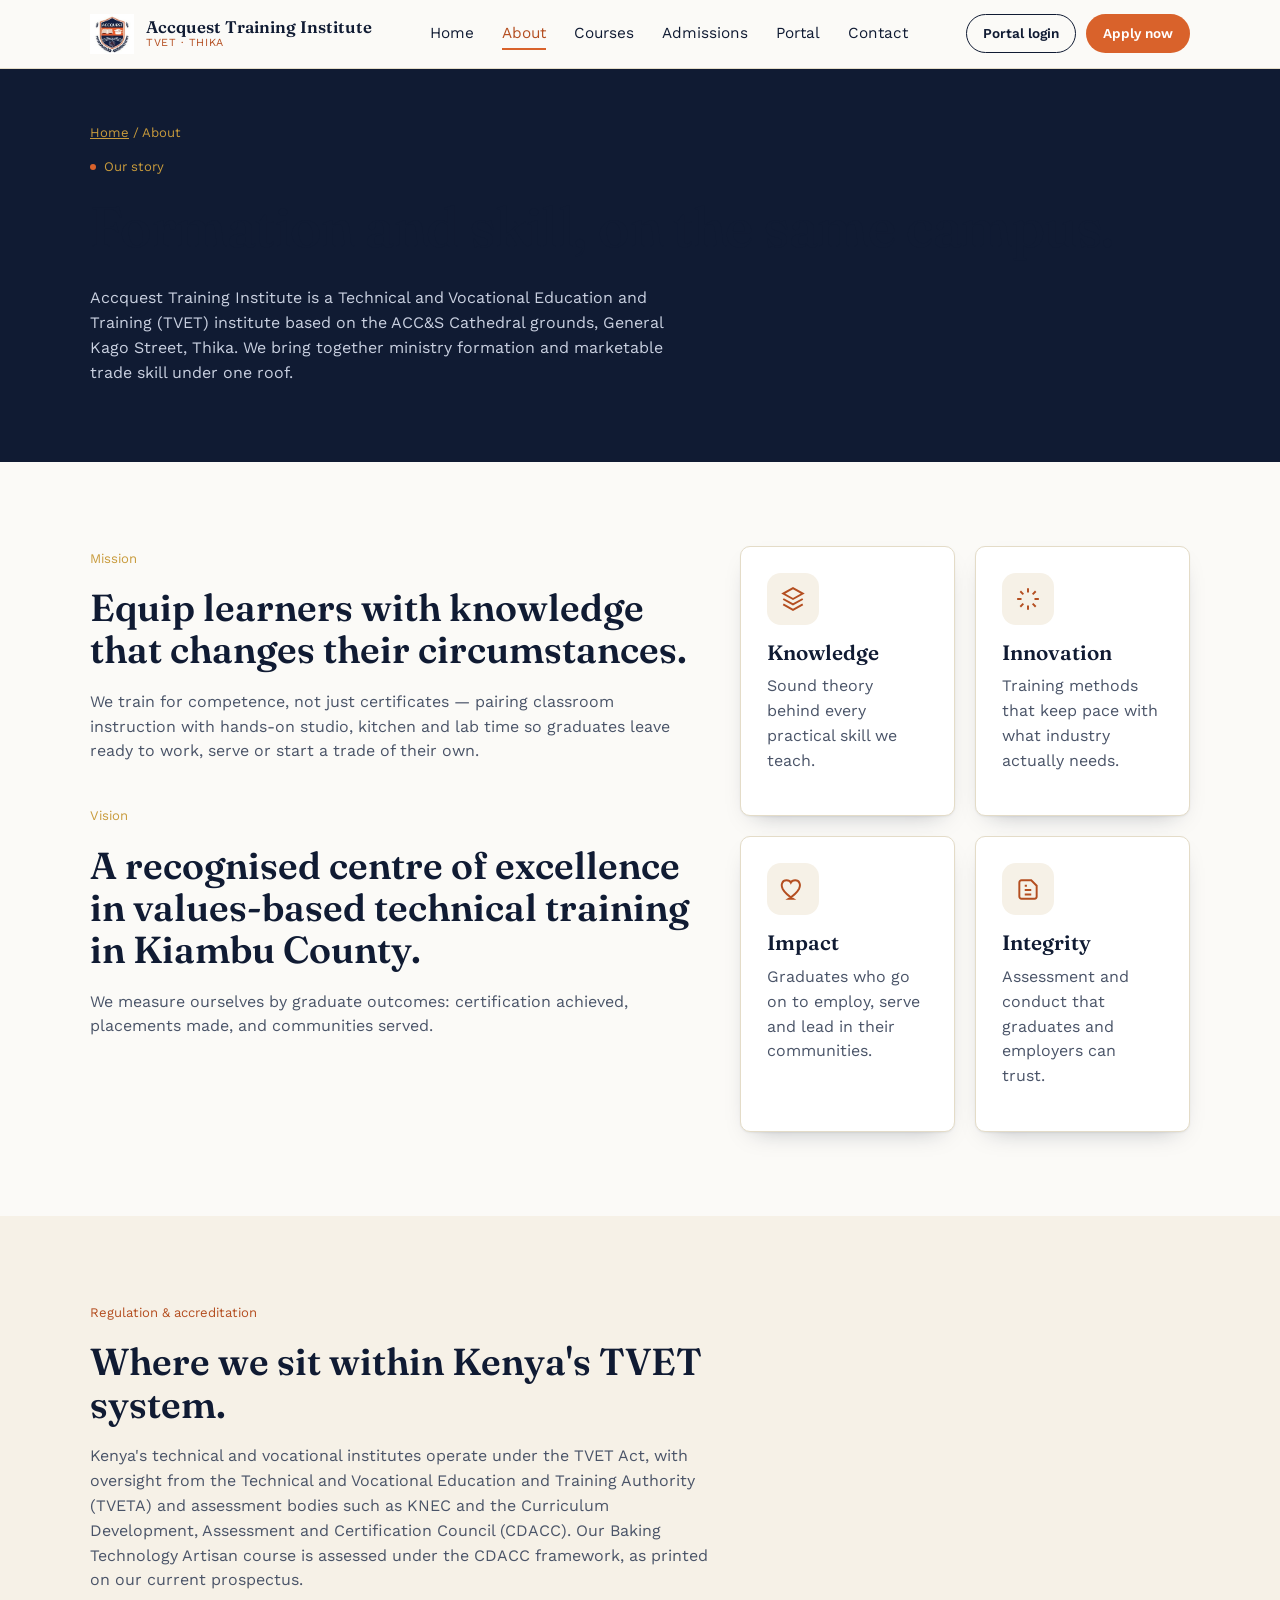
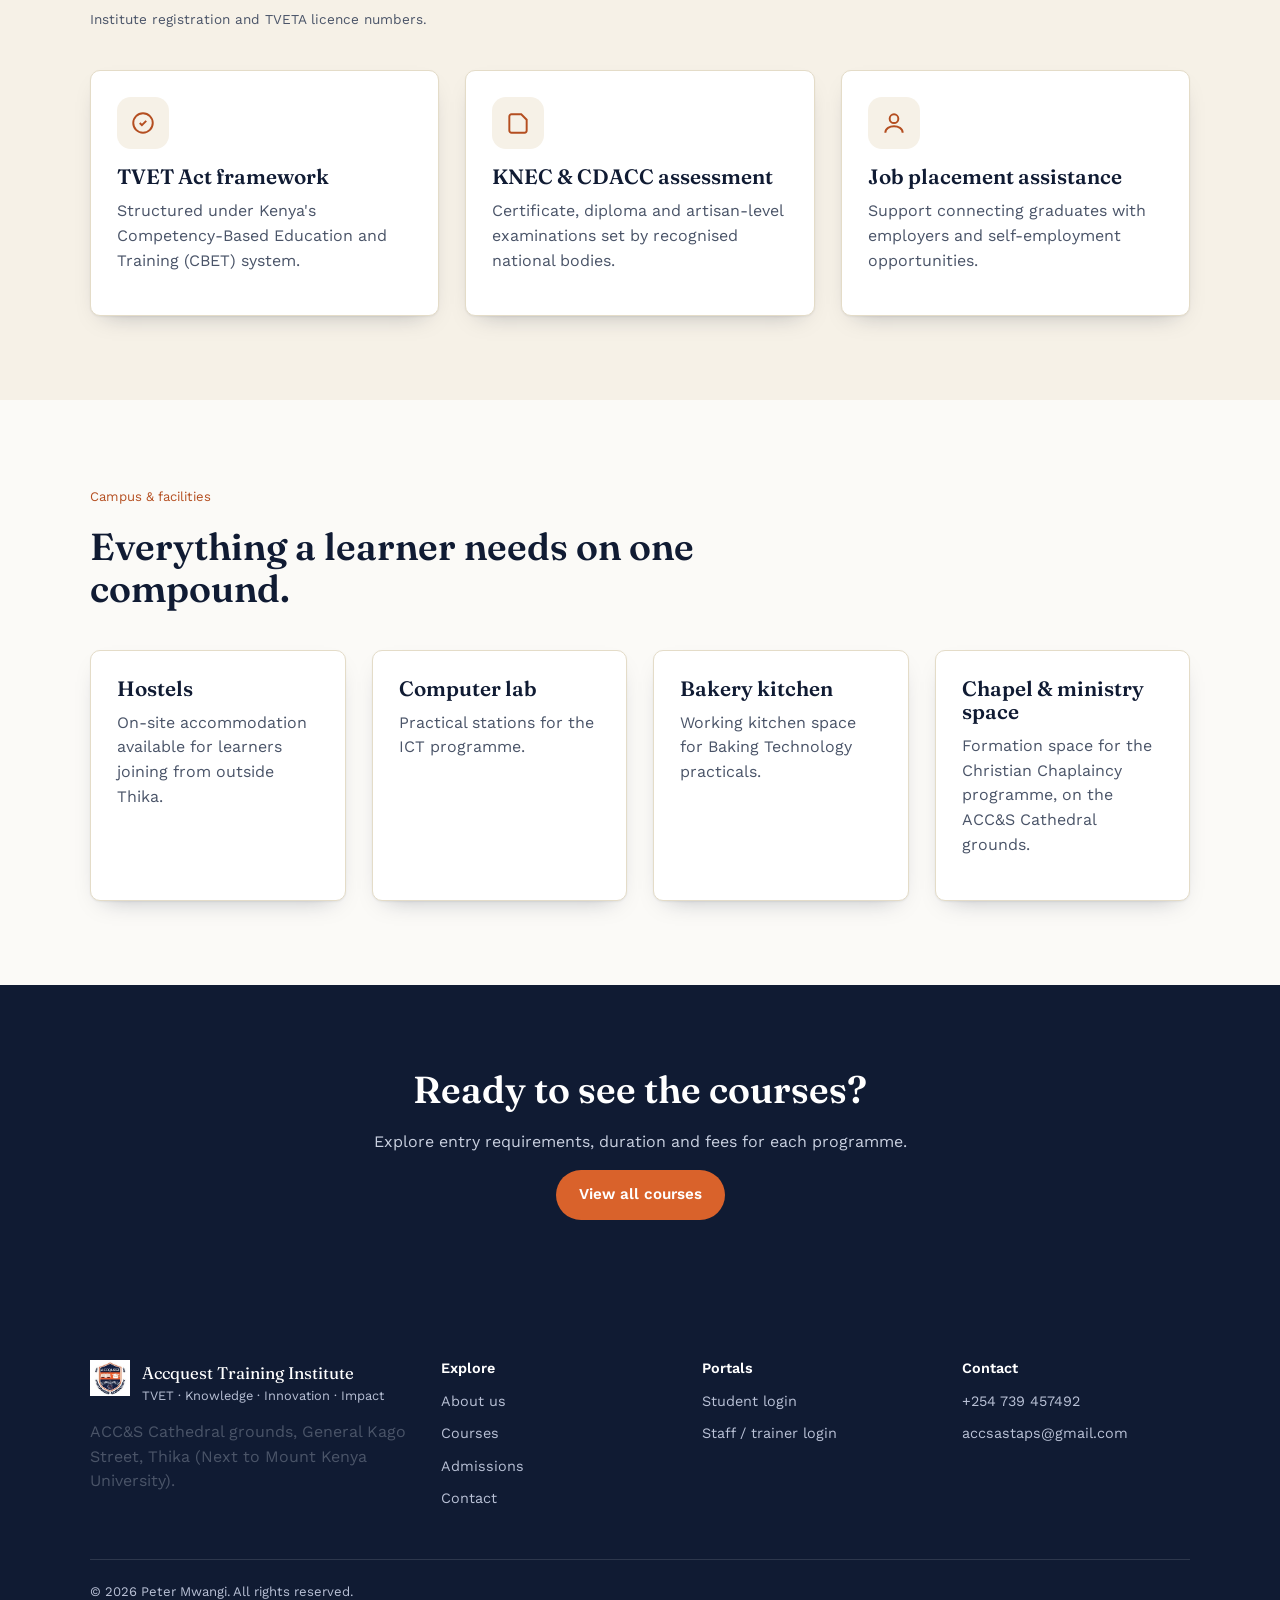
<file: about.html>
<!doctype html>
<html lang="en">
<head>
<meta charset="UTF-8">
<meta name="viewport" content="width=device-width, initial-scale=1.0">
<title>About Us — Accquest Training Institute</title>
<meta name="description" content="Learn about Accquest Training Institute's mission, values and facilities on the ACC&S Cathedral grounds in Thika.">
<link rel="icon" href="images/logo.svg" type="image/svg+xml">
<link rel="preconnect" href="https://fonts.googleapis.com">
<link href="https://fonts.googleapis.com/css2?family=Fraunces:ital,opsz,wght@0,9..144,500;0,9..144,600;1,9..144,500&family=Work+Sans:wght@400;500;600;700&display=swap" rel="stylesheet">
<link rel="stylesheet" href="css/style.css">
</head>
<body>
<a href="#main" class="skip-link">Skip to content</a>

<header class="site-header">
  <nav class="nav">
    <a href="index.html" class="brand">
      <img src="images/logo.jpg" alt="Accquest Training Institute badge">
      <span class="brand-text">
        <span class="name">Accquest Training Institute</span>
        <span class="tag">TVET · Thika</span>
      </span>
    </a>
    <ul class="nav-links">
      <li><a href="index.html">Home</a></li>
      <li><a href="about.html" class="active">About</a></li>
      <li><a href="courses.html">Courses</a></li>
      <li><a href="admissions.html">Admissions</a></li>
      <li><a href="portal.html">Portal</a></li>
      <li><a href="contact.html">Contact</a></li>
    </ul>
    <div class="nav-cta">
      <a href="portal.html" class="btn btn-ghost btn-sm">Portal login</a>
      <a href="admissions.html" class="btn btn-primary btn-sm">Apply now</a>
      <button class="nav-toggle" aria-label="Toggle menu" aria-expanded="false"></button>
    </div>
  </nav>
</header>

<main id="main">

  <section class="page-hero">
    <div class="wrap">
      <div class="breadcrumb"><a href="index.html">Home</a> / About</div>
      <span class="eyebrow"><span class="dot"></span> Our story</span>
      <h1>Formation and skill, on the same campus.</h1>
      <p style="max-width:60ch;">Accquest Training Institute is a Technical and Vocational Education and Training (TVET) institute based on the ACC&amp;S Cathedral grounds, General Kago Street, Thika. We bring together ministry formation and marketable trade skill under one roof.</p>
    </div>
  </section>

  <section>
    <div class="wrap">
      <div class="hero-grid" style="align-items:start;">
        <div>
          <span class="eyebrow">Mission</span>
          <h2>Equip learners with knowledge that changes their circumstances.</h2>
          <p>We train for competence, not just certificates — pairing classroom instruction with hands-on studio, kitchen and lab time so graduates leave ready to work, serve or start a trade of their own.</p>
          <span class="eyebrow" style="margin-top:26px;">Vision</span>
          <h2>A recognised centre of excellence in values-based technical training in Kiambu County.</h2>
          <p>We measure ourselves by graduate outcomes: certification achieved, placements made, and communities served.</p>
        </div>
        <div class="value-list">
          <div class="card">
            <div class="icon-tile">
              <svg viewBox="0 0 24 24" fill="none" stroke="currentColor" stroke-width="1.8"><path d="M12 2 3 7l9 5 9-5-9-5Z"/><path d="M3 12l9 5 9-5"/><path d="M3 17l9 5 9-5"/></svg>
            </div>
            <h3>Knowledge</h3>
            <p>Sound theory behind every practical skill we teach.</p>
          </div>
          <div class="card">
            <div class="icon-tile">
              <svg viewBox="0 0 24 24" fill="none" stroke="currentColor" stroke-width="1.8"><path d="M12 2v4M12 18v4M4.9 4.9l2.8 2.8M16.3 16.3l2.8 2.8M2 12h4M18 12h4M4.9 19.1l2.8-2.8M16.3 7.7l2.8-2.8"/></svg>
            </div>
            <h3>Innovation</h3>
            <p>Training methods that keep pace with what industry actually needs.</p>
          </div>
          <div class="card">
            <div class="icon-tile">
              <svg viewBox="0 0 24 24" fill="none" stroke="currentColor" stroke-width="1.8"><path d="M12 21s-7-4.5-9.5-9C.5 8 2 4 6 4c2 0 3.5 1 4 2 .5-1 2-2 4-2 4 0 5.5 4 3.5 8-2.5 4.5-9.5 9-9.5 9Z"/></svg>
            </div>
            <h3>Impact</h3>
            <p>Graduates who go on to employ, serve and lead in their communities.</p>
          </div>
          <div class="card">
            <div class="icon-tile">
              <svg viewBox="0 0 24 24" fill="none" stroke="currentColor" stroke-width="1.8"><path d="M4 19V6a2 2 0 0 1 2-2h9l5 5v10a2 2 0 0 1-2 2H6a2 2 0 0 1-2-2Z"/><path d="M9 13h6M9 17h6M9 9h2"/></svg>
            </div>
            <h3>Integrity</h3>
            <p>Assessment and conduct that graduates and employers can trust.</p>
          </div>
        </div>
      </div>
    </div>
  </section>

  <section class="section-alt">
    <div class="wrap">
      <div class="section-head">
        <span class="eyebrow">Regulation &amp; accreditation</span>
        <h2>Where we sit within Kenya's TVET system.</h2>
        <p>Kenya's technical and vocational institutes operate under the TVET Act, with oversight from the Technical and Vocational Education and Training Authority (TVETA) and assessment bodies such as KNEC and the Curriculum Development, Assessment and Certification Council (CDACC). Our Baking Technology Artisan course is assessed under the CDACC framework, as printed on our current prospectus.</p>
        <p class="muted" style="font-size:0.85rem;">Institute registration and TVETA licence numbers.</p>
      </div>
      <div class="grid grid-3">
        <div class="card">
          <div class="icon-tile">
            <svg viewBox="0 0 24 24" fill="none" stroke="currentColor" stroke-width="1.8"><path d="m9 12 2 2 4-4"/><circle cx="12" cy="12" r="9"/></svg>
          </div>
          <h3>TVET Act framework</h3>
          <p>Structured under Kenya's Competency-Based Education and Training (CBET) system.</p>
        </div>
        <div class="card">
          <div class="icon-tile">
            <svg viewBox="0 0 24 24" fill="none" stroke="currentColor" stroke-width="1.8"><path d="M4 19V6a2 2 0 0 1 2-2h9l5 5v10a2 2 0 0 1-2 2H6a2 2 0 0 1-2-2Z"/></svg>
          </div>
          <h3>KNEC &amp; CDACC assessment</h3>
          <p>Certificate, diploma and artisan-level examinations set by recognised national bodies.</p>
        </div>
        <div class="card">
          <div class="icon-tile">
            <svg viewBox="0 0 24 24" fill="none" stroke="currentColor" stroke-width="1.8"><circle cx="12" cy="8" r="4"/><path d="M4 21c0-4 4-6 8-6s8 2 8 6"/></svg>
          </div>
          <h3>Job placement assistance</h3>
          <p>Support connecting graduates with employers and self-employment opportunities.</p>
        </div>
      </div>
    </div>
  </section>

  <section>
    <div class="wrap">
      <div class="section-head">
        <span class="eyebrow">Campus &amp; facilities</span>
        <h2>Everything a learner needs on one compound.</h2>
      </div>
      <div class="grid grid-4">
        <div class="card"><h3>Hostels</h3><p>On-site accommodation available for learners joining from outside Thika.</p></div>
        <div class="card"><h3>Computer lab</h3><p>Practical stations for the ICT programme.</p></div>
        <div class="card"><h3>Bakery kitchen</h3><p>Working kitchen space for Baking Technology practicals.</p></div>
        <div class="card"><h3>Chapel &amp; ministry space</h3><p>Formation space for the Christian Chaplaincy programme, on the ACC&amp;S Cathedral grounds.</p></div>
      </div>
    </div>
  </section>

  <section class="section-ink">
    <div class="wrap" style="text-align:center;">
      <h2>Ready to see the courses?</h2>
      <p class="center">Explore entry requirements, duration and fees for each programme.</p>
      <a href="courses.html" class="btn btn-primary">View all courses</a>
    </div>
  </section>

</main>

<footer class="site-footer">
  <div class="wrap">
    <div class="footer-grid">
      <div>
        <div class="footer-brand">
          <img src="images/logo.jpg" alt="Accquest Training Institute badge">
          <div>
            <div style="color:var(--white); font-family:var(--font-display); font-size:1.05rem;">Accquest Training Institute</div>
            <div style="font-size:0.8rem;">TVET · Knowledge · Innovation · Impact</div>
          </div>
        </div>
        <p style="max-width:32ch;">ACC&amp;S Cathedral grounds, General Kago Street, Thika (Next to Mount Kenya University).</p>
      </div>
      <div>
        <h4>Explore</h4>
        <ul>
          <li><a href="about.html">About us</a></li>
          <li><a href="courses.html">Courses</a></li>
          <li><a href="admissions.html">Admissions</a></li>
          <li><a href="contact.html">Contact</a></li>
        </ul>
      </div>
      <div>
        <h4>Portals</h4>
        <ul>
          <li><a href="portal.html">Student login</a></li>
          <li><a href="portal.html">Staff / trainer login</a></li>
        </ul>
      </div>
      <div>
        <h4>Contact</h4>
        <ul>
          <li>+254 739 457492</li>
          <li>accsastaps@gmail.com</li>
        </ul>
      </div>
    </div>
    <div class="footer-bottom">
      <span>© <span data-year></span> Peter Mwangi. All rights reserved.</span>
    </div>
  </div>
</footer>

<script src="js/main.js"></script>
</body>
</html>
</file>
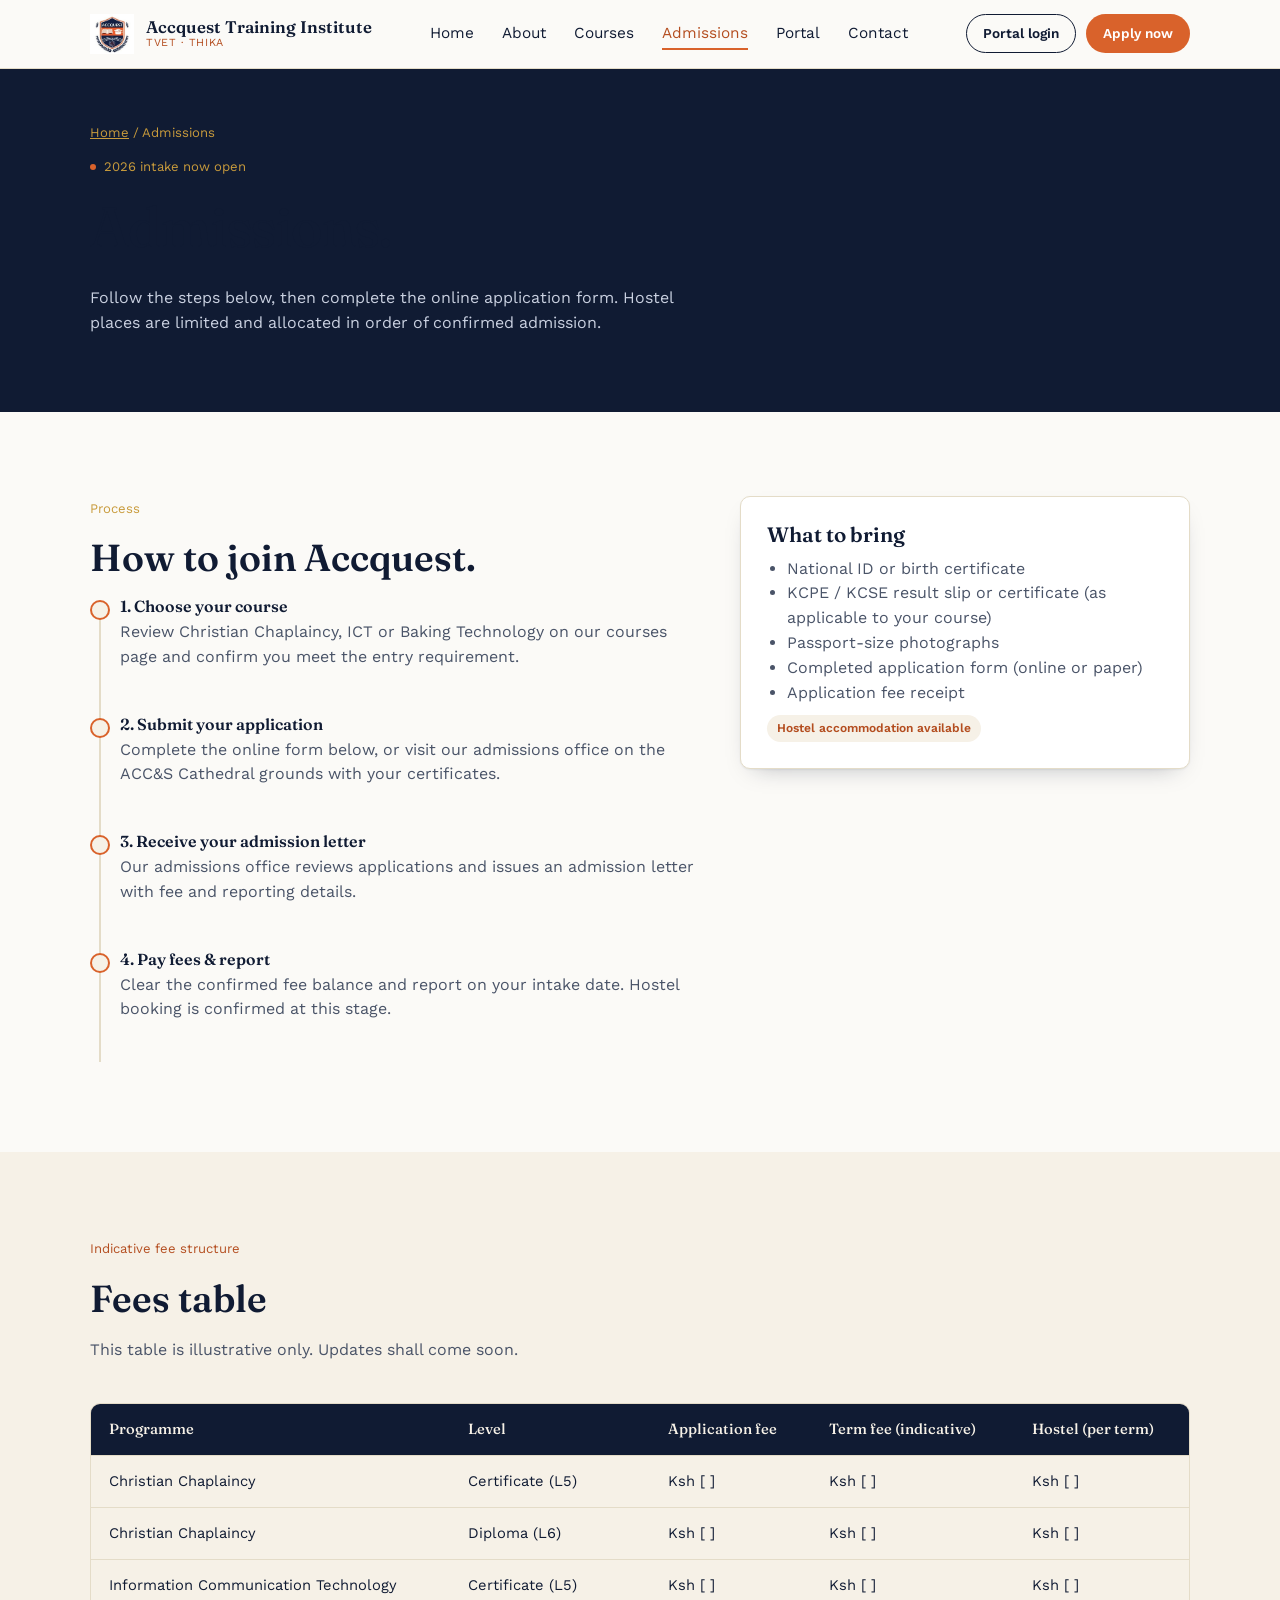
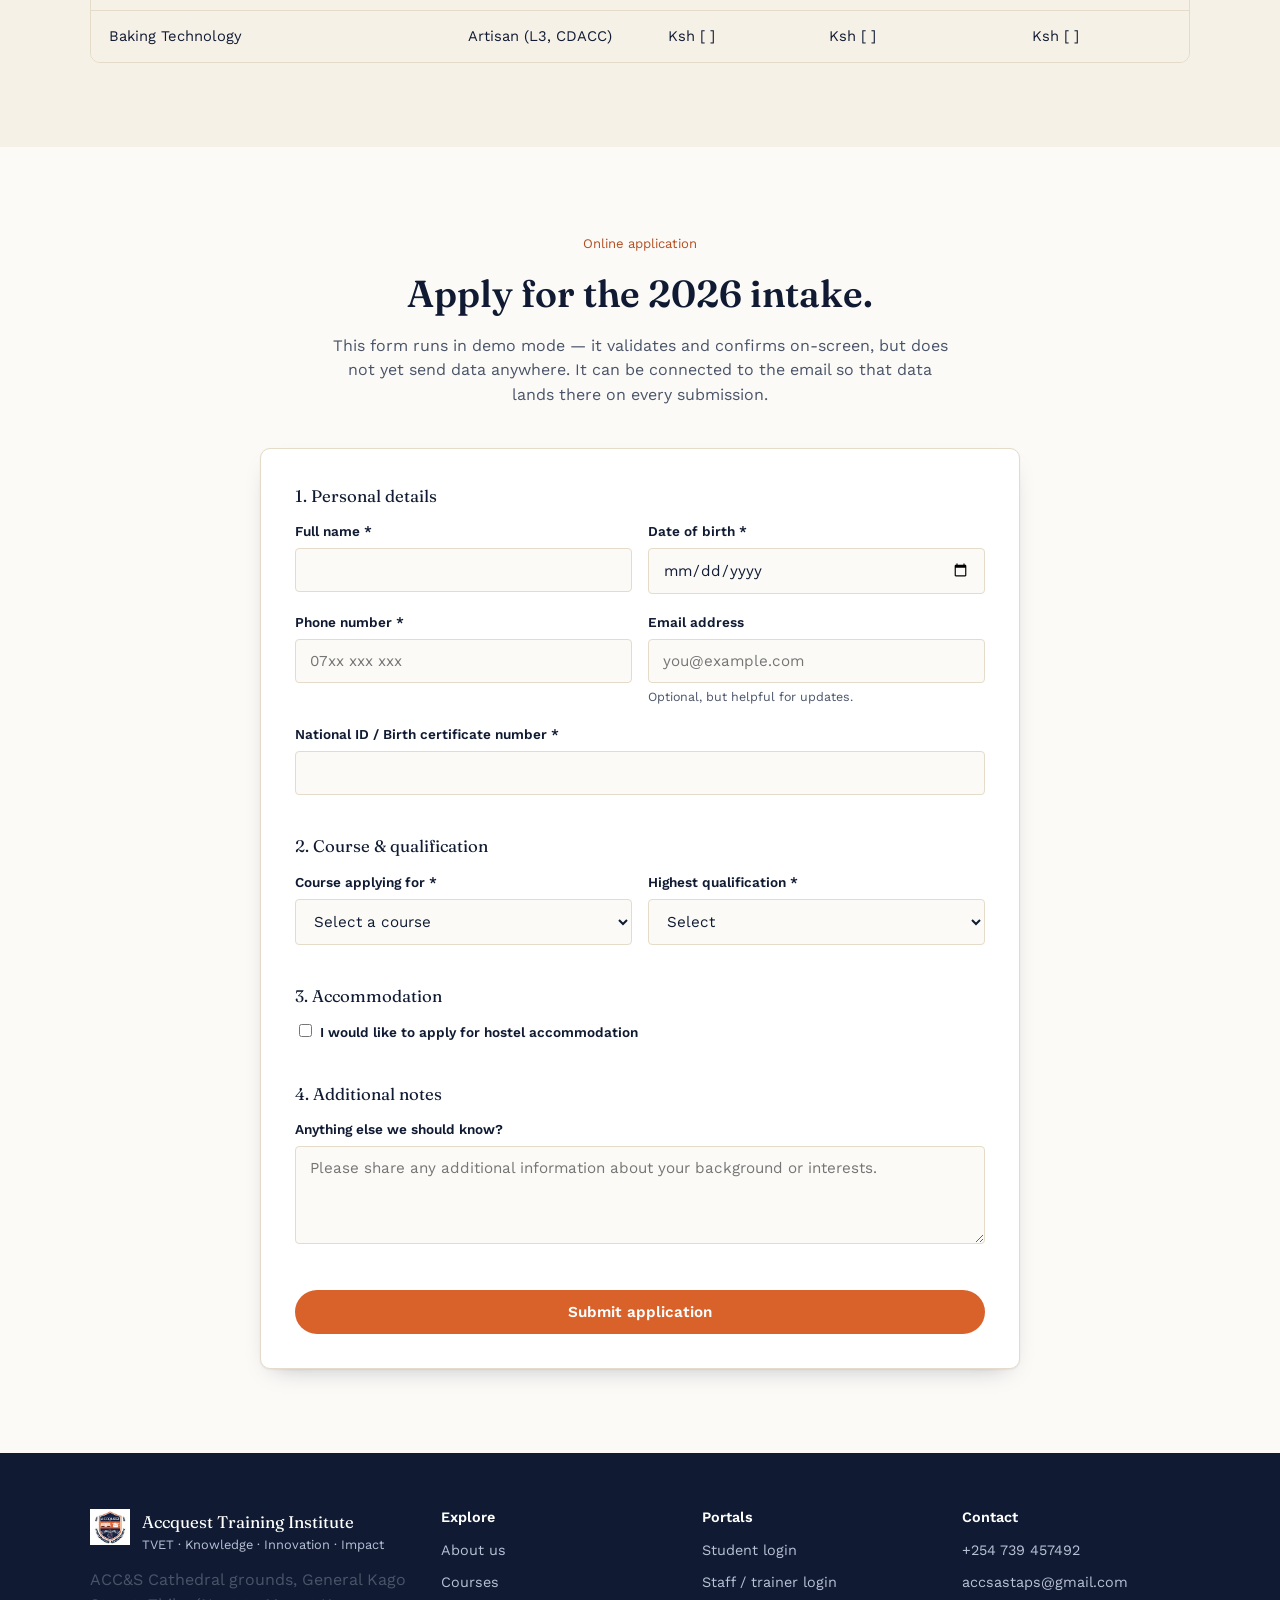
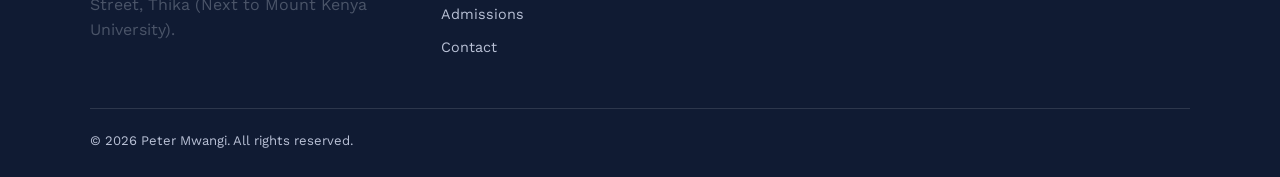
<file: admissions.html>
<!doctype html>
<html lang="en">
<head>
<meta charset="UTF-8">
<meta name="viewport" content="width=device-width, initial-scale=1.0">
<title>Admissions — Accquest Training Institute</title>
<meta name="description" content="Apply for admission at Accquest Training Institute, Thika. Hostel accommodation available.">
<link rel="icon" href="images/logo.svg" type="image/svg+xml">
<link rel="preconnect" href="https://fonts.googleapis.com">
<link href="https://fonts.googleapis.com/css2?family=Fraunces:ital,opsz,wght@0,9..144,500;0,9..144,600;1,9..144,500&family=Work+Sans:wght@400;500;600;700&display=swap" rel="stylesheet">
<link rel="stylesheet" href="css/style.css">
</head>
<body>
<a href="#main" class="skip-link">Skip to content</a>

<header class="site-header">
  <nav class="nav">
    <a href="index.html" class="brand">
      <img src="images/logo.jpg" alt="Accquest Training Institute badge">
      <span class="brand-text">
        <span class="name">Accquest Training Institute</span>
        <span class="tag">TVET · Thika</span>
      </span>
    </a>
    <ul class="nav-links">
      <li><a href="index.html">Home</a></li>
      <li><a href="about.html">About</a></li>
      <li><a href="courses.html">Courses</a></li>
      <li><a href="admissions.html" class="active">Admissions</a></li>
      <li><a href="portal.html">Portal</a></li>
      <li><a href="contact.html">Contact</a></li>
    </ul>
    <div class="nav-cta">
      <a href="portal.html" class="btn btn-ghost btn-sm">Portal login</a>
      <a href="admissions.html#apply" class="btn btn-primary btn-sm">Apply now</a>
      <button class="nav-toggle" aria-label="Toggle menu" aria-expanded="false"></button>
    </div>
  </nav>
</header>

<main id="main">

  <section class="page-hero">
    <div class="wrap">
      <div class="breadcrumb"><a href="index.html">Home</a> / Admissions</div>
      <span class="eyebrow"><span class="dot"></span> 2026 intake now open</span>
      <h1>Admissions.</h1>
      <p style="max-width:60ch;">Follow the steps below, then complete the online application form. Hostel places are limited and allocated in order of confirmed admission.</p>
    </div>
  </section>

  <section>
    <div class="wrap hero-grid" style="align-items:start;">
      <div>
        <span class="eyebrow">Process</span>
        <h2>How to join Accquest.</h2>
        <div class="timeline">
          <div class="timeline-item">
            <h4>1. Choose your course</h4>
            <p>Review Christian Chaplaincy, ICT or Baking Technology on our <a href="courses.html">courses page</a> and confirm you meet the entry requirement.</p>
          </div>
          <div class="timeline-item">
            <h4>2. Submit your application</h4>
            <p>Complete the online form below, or visit our admissions office on the ACC&amp;S Cathedral grounds with your certificates.</p>
          </div>
          <div class="timeline-item">
            <h4>3. Receive your admission letter</h4>
            <p>Our admissions office reviews applications and issues an admission letter with fee and reporting details.</p>
          </div>
          <div class="timeline-item">
            <h4>4. Pay fees &amp; report</h4>
            <p>Clear the confirmed fee balance and report on your intake date. Hostel booking is confirmed at this stage.</p>
          </div>
        </div>
      </div>
      <div class="card">
        <h3>What to bring</h3>
        <ul style="list-style:disc; padding-left:20px; color:var(--ink-soft);">
          <li>National ID or birth certificate</li>
          <li>KCPE / KCSE result slip or certificate (as applicable to your course)</li>
          <li>Passport-size photographs</li>
          <li>Completed application form (online or paper)</li>
          <li>Application fee receipt <span class="muted"></span></li>
        </ul>
        <div class="badge" style="margin-top:10px;">Hostel accommodation available</div>
      </div>
    </div>
  </section>

  <section class="section-alt">
    <div class="wrap">
      <div class="section-head">
        <span class="eyebrow">Indicative fee structure</span>
        <h2>Fees table</h2>
        <p>This table is illustrative only. Updates shall come soon.</p>
      </div>
      <div class="table-wrap">
        <table>
          <thead>
            <tr><th>Programme</th><th>Level</th><th>Application fee</th><th>Term fee (indicative)</th><th>Hostel (per term)</th></tr>
          </thead>
          <tbody>
            <tr><td>Christian Chaplaincy</td><td>Certificate (L5)</td><td>Ksh [ ]</td><td>Ksh [ ]</td><td>Ksh [ ]</td></tr>
            <tr><td>Christian Chaplaincy</td><td>Diploma (L6)</td><td>Ksh [ ]</td><td>Ksh [ ]</td><td>Ksh [ ]</td></tr>
            <tr><td>Information Communication Technology</td><td>Certificate (L5)</td><td>Ksh [ ]</td><td>Ksh [ ]</td><td>Ksh [ ]</td></tr>
            <tr><td>Baking Technology</td><td>Artisan (L3, CDACC)</td><td>Ksh [ ]</td><td>Ksh [ ]</td><td>Ksh [ ]</td></tr>
          </tbody>
        </table>
      </div>
    </div>
  </section>

  <section id="apply">
    <div class="wrap">
      <div class="section-head center" style="max-width:640px;">
        <span class="eyebrow">Online application</span>
        <h2>Apply for the 2026 intake.</h2>
        <p class="center">This form runs in demo mode — it validates and confirms on-screen, but does not yet send data anywhere. It can be connected to the email so that data lands there on every submission.</p>
      </div>

      <form id="applicationForm" class="form-card" data-validate style="max-width:760px; margin:0 auto;" novalidate>

        <fieldset>
          <legend>1. Personal details</legend>
          <div class="field-row">
            <div class="field">
              <label for="fullName">Full name *</label>
              <input type="text" id="fullName" name="fullName" required>
              <span class="error-text">Please enter your full name.</span>
            </div>
            <div class="field">
              <label for="dob">Date of birth *</label>
              <input type="date" id="dob" name="dob" required>
              <span class="error-text">Please enter your date of birth.</span>
            </div>
          </div>
          <div class="field-row">
            <div class="field">
              <label for="phone">Phone number *</label>
              <input type="tel" id="phone" name="phone" placeholder="07xx xxx xxx" required>
              <span class="error-text">Please enter a phone number.</span>
            </div>
            <div class="field">
              <label for="email">Email address</label>
              <input type="email" id="email" name="email" placeholder="you@example.com">
              <span class="hint">Optional, but helpful for updates.</span>
            </div>
          </div>
          <div class="field">
            <label for="idNumber">National ID / Birth certificate number *</label>
            <input type="text" id="idNumber" name="idNumber" required>
            <span class="error-text">This field is required.</span>
          </div>
        </fieldset>

        <fieldset>
          <legend>2. Course &amp; qualification</legend>
          <div class="field-row">
            <div class="field">
              <label for="course">Course applying for *</label>
              <select id="course" name="course" required>
                <option value="">Select a course</option>
                <option>Christian Chaplaincy — Level 5 Certificate</option>
                <option>Christian Chaplaincy — Level 6 Diploma</option>
                <option>Information Communication Technology — Level 5 Certificate</option>
                <option>Baking Technology — Level 3 Artisan (CDACC)</option>
              </select>
              <span class="error-text">Please select a course.</span>
            </div>
            <div class="field">
              <label for="qualification">Highest qualification *</label>
              <select id="qualification" name="qualification" required>
                <option value="">Select</option>
                <option>KCPE</option>
                <option>KCSE</option>
                <option>Certificate</option>
                <option>Diploma</option>
                <option>Other</option>
              </select>
              <span class="error-text">Please select your highest qualification.</span>
            </div>
          </div>
        </fieldset>

        <fieldset>
          <legend>3. Accommodation</legend>
          <div class="field">
            <label><input type="checkbox" name="hostel" style="width:auto; display:inline-block; margin-right:8px;">I would like to apply for hostel accommodation</label>
          </div>
        </fieldset>

        <fieldset>
          <legend>4. Additional notes</legend>
          <div class="field">
            <label for="notes">Anything else we should know?</label>
            <textarea id="notes" name="notes" rows="4" placeholder ="Please share any additional information about your background or interests."></textarea>
          </div>
        </fieldset>

        <button type="submit" class="btn btn-primary btn-block">Submit application</button>
        <div id="applicationStatus" class="form-status" role="status"></div>
      </form>
    </div>
  </section>

</main>

<footer class="site-footer">
  <div class="wrap">
    <div class="footer-grid">
      <div>
        <div class="footer-brand">
          <img src="images/logo.jpg" alt="Accquest Training Institute badge">
          <div>
            <div style="color:var(--white); font-family:var(--font-display); font-size:1.05rem;">Accquest Training Institute</div>
            <div style="font-size:0.8rem;">TVET · Knowledge · Innovation · Impact</div>
          </div>
        </div>
        <p style="max-width:32ch;">ACC&amp;S Cathedral grounds, General Kago Street, Thika (Next to Mount Kenya University).</p>
      </div>
      <div>
        <h4>Explore</h4>
        <ul>
          <li><a href="about.html">About us</a></li>
          <li><a href="courses.html">Courses</a></li>
          <li><a href="admissions.html">Admissions</a></li>
          <li><a href="contact.html">Contact</a></li>
        </ul>
      </div>
      <div>
        <h4>Portals</h4>
        <ul>
          <li><a href="portal.html">Student login</a></li>
          <li><a href="portal.html">Staff / trainer login</a></li>
        </ul>
      </div>
      <div>
        <h4>Contact</h4>
        <ul>
          <li>+254 739 457492</li>
          <li>accsastaps@gmail.com</li>
        </ul>
      </div>
    </div>
    <div class="footer-bottom">
      <span>© <span data-year></span> Peter Mwangi. All rights reserved.</span>
    </div>
  </div>
</footer>

<script src="js/main.js"></script>
</body>
</html>
</file>
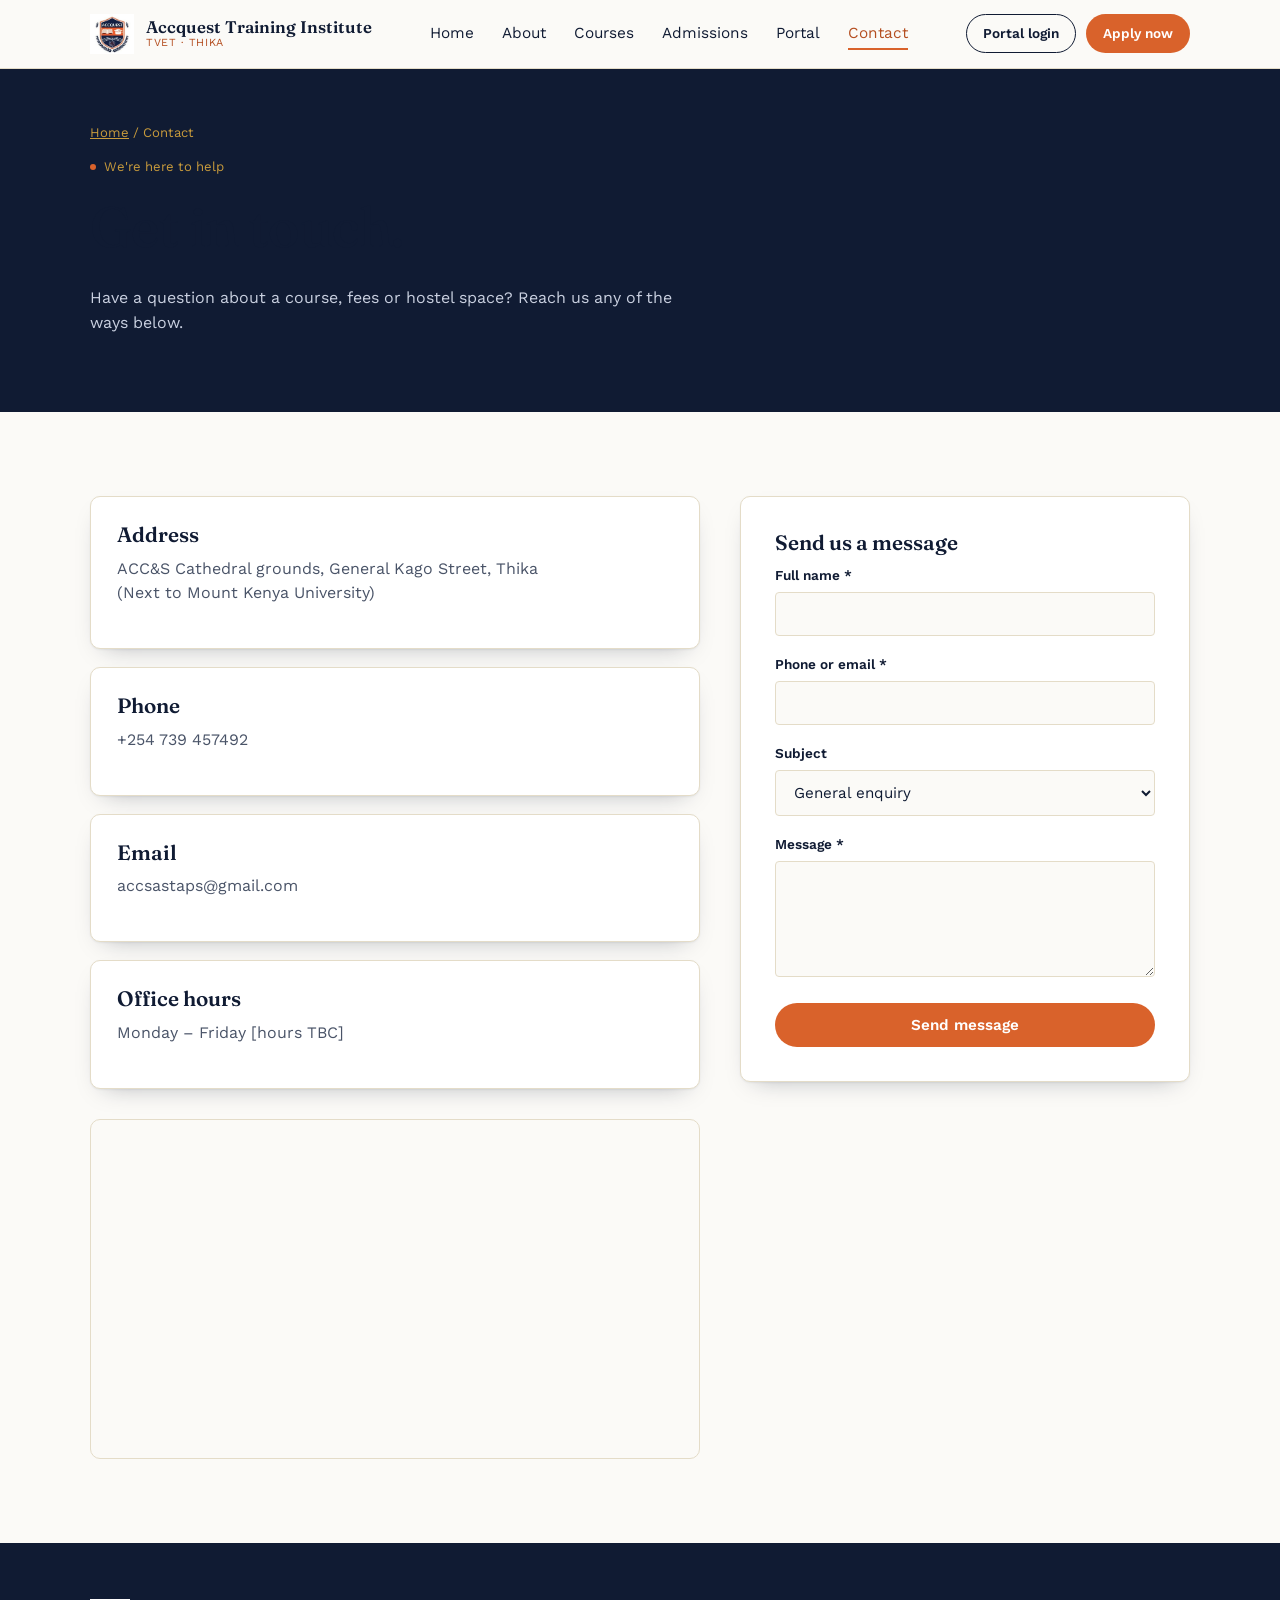
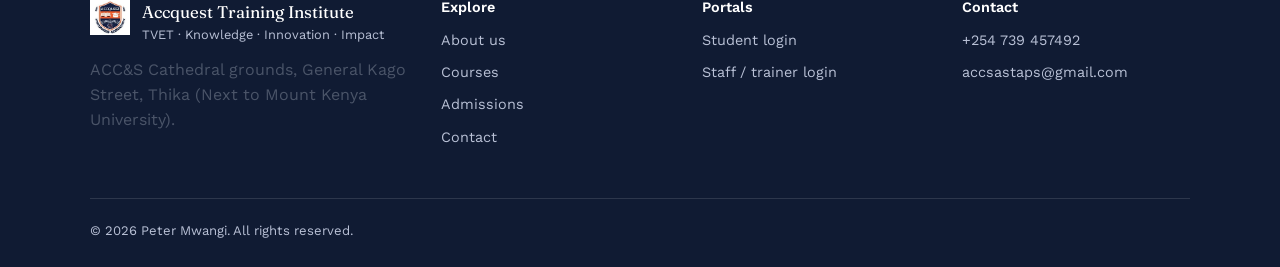
<file: contact.html>
<!doctype html>
<html lang="en">
<head>
<meta charset="UTF-8">
<meta name="viewport" content="width=device-width, initial-scale=1.0">
<title>Contact Us — Accquest Training Institute</title>
<meta name="description" content="Contact Accquest Training Institute, ACC&S Cathedral grounds, General Kago Street, Thika. Phone +254 739 457492.">
<link rel="icon" href="images/logo.svg" type="image/svg+xml">
<link rel="preconnect" href="https://fonts.googleapis.com">
<link href="https://fonts.googleapis.com/css2?family=Fraunces:ital,opsz,wght@0,9..144,500;0,9..144,600;1,9..144,500&family=Work+Sans:wght@400;500;600;700&display=swap" rel="stylesheet">
<link rel="stylesheet" href="css/style.css">
</head>
<body>
<a href="#main" class="skip-link">Skip to content</a>

<header class="site-header">
  <nav class="nav">
    <a href="index.html" class="brand">
      <img src="images/logo.jpg" alt="Accquest Training Institute badge">
      <span class="brand-text">
        <span class="name">Accquest Training Institute</span>
        <span class="tag">TVET · Thika</span>
      </span>
    </a>
    <ul class="nav-links">
      <li><a href="index.html">Home</a></li>
      <li><a href="about.html">About</a></li>
      <li><a href="courses.html">Courses</a></li>
      <li><a href="admissions.html">Admissions</a></li>
      <li><a href="portal.html">Portal</a></li>
      <li><a href="contact.html" class="active">Contact</a></li>
    </ul>
    <div class="nav-cta">
      <a href="portal.html" class="btn btn-ghost btn-sm">Portal login</a>
      <a href="admissions.html" class="btn btn-primary btn-sm">Apply now</a>
      <button class="nav-toggle" aria-label="Toggle menu" aria-expanded="false"></button>
    </div>
  </nav>
</header>

<main id="main">

  <section class="page-hero">
    <div class="wrap">
      <div class="breadcrumb"><a href="index.html">Home</a> / Contact</div>
      <span class="eyebrow"><span class="dot"></span> We're here to help</span>
      <h1>Get in touch.</h1>
      <p style="max-width:60ch;">Have a question about a course, fees or hostel space? Reach us any of the ways below.</p>
    </div>
  </section>

  <section>
    <div class="wrap hero-grid" style="align-items:start;">

      <div>
        <div class="grid" style="gap:18px; margin-bottom:30px;">
          <div class="card">
            <h3>Address</h3>
            <p>ACC&amp;S Cathedral grounds, General Kago Street, Thika<br>(Next to Mount Kenya University)</p>
          </div>
          <div class="card">
            <h3>Phone</h3>
            <p><a href="tel:+254739457492">+254 739 457492</a></p>
          </div>
          <div class="card">
            <h3>Email</h3>
            <p><a href="mailto:accsastaps@gmail.com">accsastaps@gmail.com</a></p>
          </div>
          <div class="card">
            <h3>Office hours</h3>
            <p>Monday – Friday <span class="muted">[hours TBC]</span></p>
          </div>
        </div>
        <div class="map-frame">
          <iframe title="Map to Accquest Training Institute, General Kago Street, Thika" loading="lazy"
            src="https://www.google.com/maps?q=ACC%26S+Cathedral+Church,+Thika&ll=-1.0476695,37.0843707&z=17&output=embed"></iframe>
        </div>
      </div>

      <form id="contactForm" class="form-card" data-validate novalidate>
        <h3>Send us a message</h3>
        <div class="field">
          <label for="cName">Full name *</label>
          <input type="text" id="cName" name="name" required>
          <span class="error-text">Please enter your name.</span>
        </div>
        <div class="field">
          <label for="cContact">Phone or email *</label>
          <input type="text" id="cContact" name="contact" required>
          <span class="error-text">Please tell us how to reach you.</span>
        </div>
        <div class="field">
          <label for="cSubject">Subject</label>
          <select id="cSubject" name="subject">
            <option>General enquiry</option>
            <option>Course information</option>
            <option>Admissions</option>
            <option>Hostel accommodation</option>
            <option>Other</option>
          </select>
        </div>
        <div class="field">
          <label for="cMessage">Message *</label>
          <textarea id="cMessage" name="message" rows="5" required></textarea>
          <span class="error-text">Please enter a message.</span>
        </div>
        <button type="submit" class="btn btn-primary btn-block">Send message</button>
        <div id="contactStatus" class="form-status" role="status"></div>
      </form>

    </div>
  </section>

</main>

<footer class="site-footer">
  <div class="wrap">
    <div class="footer-grid">
      <div>
        <div class="footer-brand">
          <img src="images/logo.jpg" alt="Accquest Training Institute badge">
          <div>
            <div style="color:var(--white); font-family:var(--font-display); font-size:1.05rem;">Accquest Training Institute</div>
            <div style="font-size:0.8rem;">TVET · Knowledge · Innovation · Impact</div>
          </div>
        </div>
        <p style="max-width:32ch;">ACC&amp;S Cathedral grounds, General Kago Street, Thika (Next to Mount Kenya University).</p>
      </div>
      <div>
        <h4>Explore</h4>
        <ul>
          <li><a href="about.html">About us</a></li>
          <li><a href="courses.html">Courses</a></li>
          <li><a href="admissions.html">Admissions</a></li>
          <li><a href="contact.html">Contact</a></li>
        </ul>
      </div>
      <div>
        <h4>Portals</h4>
        <ul>
          <li><a href="portal.html">Student login</a></li>
          <li><a href="portal.html">Staff / trainer login</a></li>
        </ul>
      </div>
      <div>
        <h4>Contact</h4>
        <ul>
          <li>+254 739 457492</li>
          <li>accsastaps@gmail.com</li>
        </ul>
      </div>
    </div>
    <div class="footer-bottom">
      <span>© <span data-year></span> Peter Mwangi. All rights reserved.</span>
    </div>
  </div>
</footer>

<script src="js/main.js"></script>
</body>
</html>
</file>
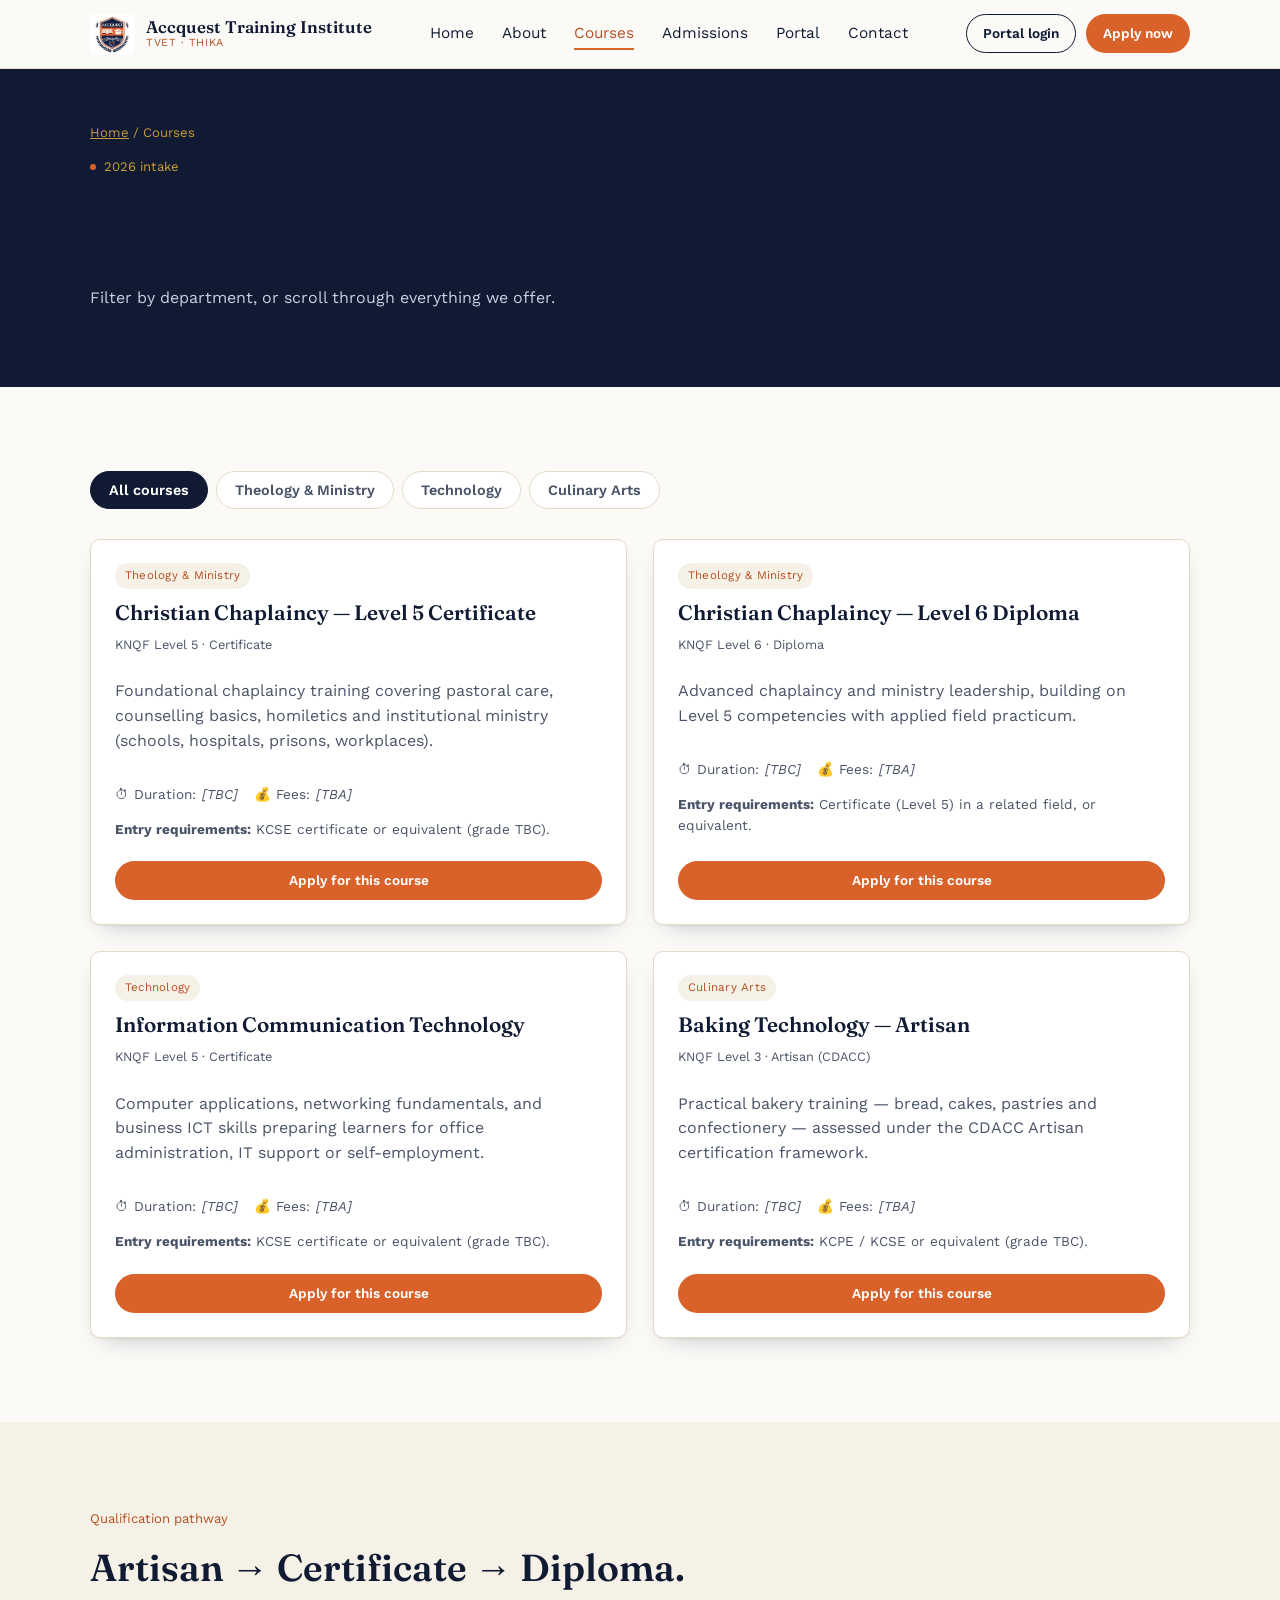
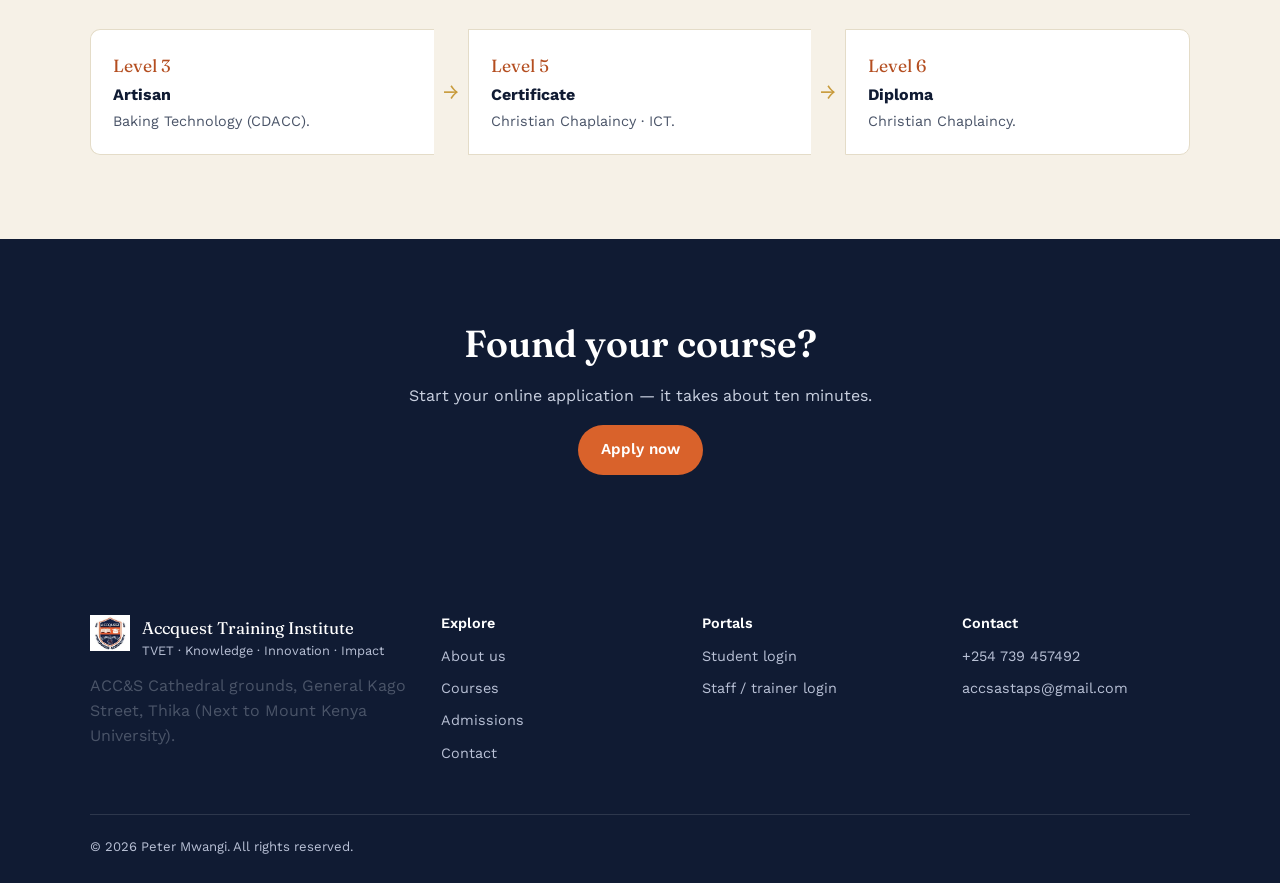
<file: courses.html>
<!doctype html>
<html lang="en">
<head>
<meta charset="UTF-8">
<meta name="viewport" content="width=device-width, initial-scale=1.0">
<title>Courses — Accquest Training Institute</title>
<meta name="description" content="Explore Christian Chaplaincy, ICT and Baking Technology courses at Accquest Training Institute, Thika.">
<link rel="icon" href="images/logo.svg" type="image/svg+xml">
<link rel="preconnect" href="https://fonts.googleapis.com">
<link href="https://fonts.googleapis.com/css2?family=Fraunces:ital,opsz,wght@0,9..144,500;0,9..144,600;1,9..144,500&family=Work+Sans:wght@400;500;600;700&display=swap" rel="stylesheet">
<link rel="stylesheet" href="css/style.css">
</head>
<body>
<a href="#main" class="skip-link">Skip to content</a>

<header class="site-header">
  <nav class="nav">
    <a href="index.html" class="brand">
      <img src="images/logo.jpg" alt="Accquest Training Institute badge">
      <span class="brand-text">
        <span class="name">Accquest Training Institute</span>
        <span class="tag">TVET · Thika</span>
      </span>
    </a>
    <ul class="nav-links">
      <li><a href="index.html">Home</a></li>
      <li><a href="about.html">About</a></li>
      <li><a href="courses.html" class="active">Courses</a></li>
      <li><a href="admissions.html">Admissions</a></li>
      <li><a href="portal.html">Portal</a></li>
      <li><a href="contact.html">Contact</a></li>
    </ul>
    <div class="nav-cta">
      <a href="portal.html" class="btn btn-ghost btn-sm">Portal login</a>
      <a href="admissions.html" class="btn btn-primary btn-sm">Apply now</a>
      <button class="nav-toggle" aria-label="Toggle menu" aria-expanded="false"></button>
    </div>
  </nav>
</header>

<main id="main">

  <section class="page-hero">
    <div class="wrap">
      <div class="breadcrumb"><a href="index.html">Home</a> / Courses</div>
      <span class="eyebrow"><span class="dot"></span> 2026 intake</span>
      <h1>Our courses.</h1>
      <p style="max-width:60ch;">Filter by department, or scroll through everything we offer.</p>
    </div>
  </section>

  <section>
    <div class="wrap">

      <div class="tabs" data-tabgroup role="tablist">
        <button class="tab-btn active" data-tab="panel-all">All courses</button>
        <button class="tab-btn" data-tab="panel-chaplaincy">Theology &amp; Ministry</button>
        <button class="tab-btn" data-tab="panel-ict">Technology</button>
        <button class="tab-btn" data-tab="panel-baking">Culinary Arts</button>
      </div>

      <!-- ALL -->
      <div class="tab-panel active" id="panel-all">
        <div class="grid grid-2">

          <article class="course-card" id="chaplaincy">
            <div class="course-top">
              <span class="course-dept">Theology &amp; Ministry</span>
              <h3>Christian Chaplaincy — Level 5 Certificate</h3>
              <p class="course-level">KNQF Level 5 · Certificate</p>
            </div>
            <div class="course-body">
              <p>Foundational chaplaincy training covering pastoral care, counselling basics, homiletics and institutional ministry (schools, hospitals, prisons, workplaces).</p>
              <div class="course-meta">
                <span>⏱ Duration: <em>[TBC]</em></span>
                <span>💰 Fees: <em>[TBA]</em></span>
              </div>
              <p class="muted" style="font-size:0.85rem;"><strong>Entry requirements:</strong> KCSE certificate or equivalent (grade TBC).</p>
              <div class="course-foot">
                <a href="admissions.html#apply" class="btn btn-primary btn-sm btn-block">Apply for this course</a>
              </div>
            </div>
          </article>

          <article class="course-card">
            <div class="course-top">
              <span class="course-dept">Theology &amp; Ministry</span>
              <h3>Christian Chaplaincy — Level 6 Diploma</h3>
              <p class="course-level">KNQF Level 6 · Diploma</p>
            </div>
            <div class="course-body">
              <p>Advanced chaplaincy and ministry leadership, building on Level 5 competencies with applied field practicum.</p>
              <div class="course-meta">
                <span>⏱ Duration: <em>[TBC]</em></span>
                <span>💰 Fees: <em>[TBA]</em></span>
              </div>
              <p class="muted" style="font-size:0.85rem;"><strong>Entry requirements:</strong> Certificate (Level 5) in a related field, or equivalent.</p>
              <div class="course-foot">
                <a href="admissions.html#apply" class="btn btn-primary btn-sm btn-block">Apply for this course</a>
              </div>
            </div>
          </article>

          <article class="course-card" id="ict">
            <div class="course-top">
              <span class="course-dept">Technology</span>
              <h3>Information Communication Technology</h3>
              <p class="course-level">KNQF Level 5 · Certificate</p>
            </div>
            <div class="course-body">
              <p>Computer applications, networking fundamentals, and business ICT skills preparing learners for office administration, IT support or self-employment.</p>
              <div class="course-meta">
                <span>⏱ Duration: <em>[TBC]</em></span>
                <span>💰 Fees: <em>[TBA]</em></span>
              </div>
              <p class="muted" style="font-size:0.85rem;"><strong>Entry requirements:</strong> KCSE certificate or equivalent (grade TBC).</p>
              <div class="course-foot">
                <a href="admissions.html#apply" class="btn btn-primary btn-sm btn-block">Apply for this course</a>
              </div>
            </div>
          </article>

          <article class="course-card" id="baking">
            <div class="course-top">
              <span class="course-dept">Culinary Arts</span>
              <h3>Baking Technology — Artisan</h3>
              <p class="course-level">KNQF Level 3 · Artisan (CDACC)</p>
            </div>
            <div class="course-body">
              <p>Practical bakery training — bread, cakes, pastries and confectionery — assessed under the CDACC Artisan certification framework.</p>
              <div class="course-meta">
                <span>⏱ Duration: <em>[TBC]</em></span>
                <span>💰 Fees: <em>[TBA]</em></span>
              </div>
              <p class="muted" style="font-size:0.85rem;"><strong>Entry requirements:</strong> KCPE / KCSE or equivalent (grade TBC).</p>
              <div class="course-foot">
                <a href="admissions.html#apply" class="btn btn-primary btn-sm btn-block">Apply for this course</a>
              </div>
            </div>
          </article>

        </div>
      </div>

      <!-- CHAPLAINCY -->
      <div class="tab-panel" id="panel-chaplaincy">
        <p class="muted">Christian Chaplaincy Level 5 Certificate and Level 6 Diploma — see full details above under "All courses".</p>
      </div>
      <!-- ICT -->
      <div class="tab-panel" id="panel-ict">
        <p class="muted">Information Communication Technology Level 5 Certificate — see full details above under "All courses".</p>
      </div>
      <!-- BAKING -->
      <div class="tab-panel" id="panel-baking">
        <p class="muted">Baking Technology Level 3 Artisan (CDACC) — see full details above under "All courses".</p>
      </div>

    </div>
  </section>

  <section class="section-alt">
    <div class="wrap">
      <div class="section-head">
        <span class="eyebrow">Qualification pathway</span>
        <h2>Artisan → Certificate → Diploma.</h2>
      </div>
      <div class="pathway">
        <div class="pathway-step">
          <span class="lvl">Level 3</span>
          <h4>Artisan</h4>
          <p>Baking Technology (CDACC).</p>
        </div>
        <div class="pathway-arrow">→</div>
        <div class="pathway-step">
          <span class="lvl">Level 5</span>
          <h4>Certificate</h4>
          <p>Christian Chaplaincy · ICT.</p>
        </div>
        <div class="pathway-arrow">→</div>
        <div class="pathway-step">
          <span class="lvl">Level 6</span>
          <h4>Diploma</h4>
          <p>Christian Chaplaincy.</p>
        </div>
      </div>
    </div>
  </section>

  <section class="section-ink" style="text-align:center;">
    <div class="wrap">
      <h2>Found your course?</h2>
      <p class="center">Start your online application — it takes about ten minutes.</p>
      <a href="admissions.html#apply" class="btn btn-primary">Apply now</a>
    </div>
  </section>

</main>

<footer class="site-footer">
  <div class="wrap">
    <div class="footer-grid">
      <div>
        <div class="footer-brand">
          <img src="images/logo.jpg" alt="Accquest Training Institute badge">
          <div>
            <div style="color:var(--white); font-family:var(--font-display); font-size:1.05rem;">Accquest Training Institute</div>
            <div style="font-size:0.8rem;">TVET · Knowledge · Innovation · Impact</div>
          </div>
        </div>
        <p style="max-width:32ch;">ACC&amp;S Cathedral grounds, General Kago Street, Thika (Next to Mount Kenya University).</p>
      </div>
      <div>
        <h4>Explore</h4>
        <ul>
          <li><a href="about.html">About us</a></li>
          <li><a href="courses.html">Courses</a></li>
          <li><a href="admissions.html">Admissions</a></li>
          <li><a href="contact.html">Contact</a></li>
        </ul>
      </div>
      <div>
        <h4>Portals</h4>
        <ul>
          <li><a href="portal.html">Student login</a></li>
          <li><a href="portal.html">Staff / trainer login</a></li>
        </ul>
      </div>
      <div>
        <h4>Contact</h4>
        <ul>
          <li>+254 739 457492</li>
          <li>accsastaps@gmail.com</li>
        </ul>
      </div>
    </div>
    <div class="footer-bottom">
      <span>© <span data-year></span> Peter Mwangi. All rights reserved.</span>
    </div>
  </div>
</footer>

<script src="js/main.js"></script>
</body>
</html>
</file>
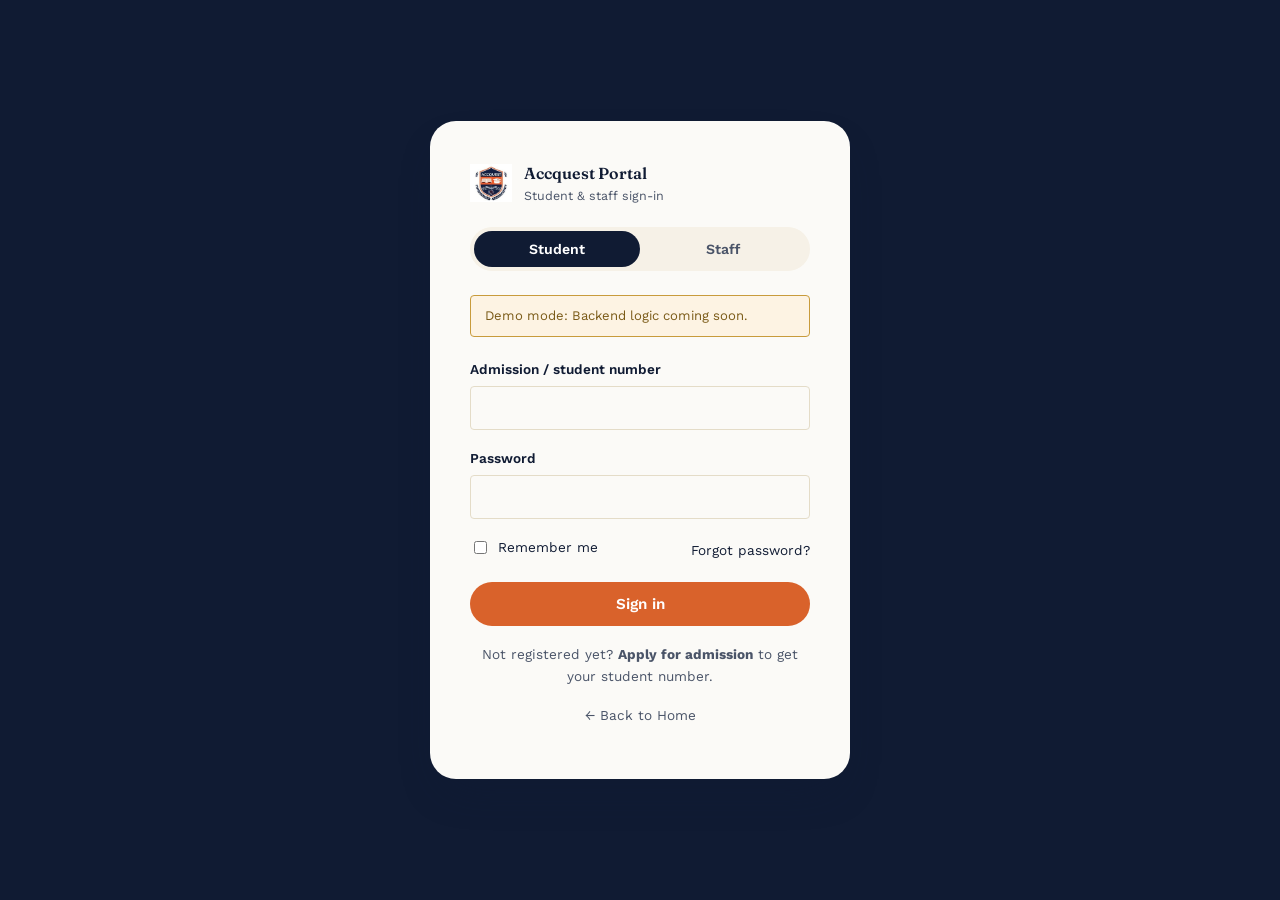
<file: portal.html>
<!doctype html>
<html lang="en">
<head>
<meta charset="UTF-8">
<meta name="viewport" content="width=device-width, initial-scale=1.0">
<title>Portal Login — Accquest Training Institute</title>
<meta name="description" content="Student and staff portal login for Accquest Training Institute.">
<link rel="icon" href="images/logo.svg" type="image/svg+xml">
<link rel="preconnect" href="https://fonts.googleapis.com">
<link href="https://fonts.googleapis.com/css2?family=Fraunces:ital,opsz,wght@0,9..144,500;0,9..144,600;1,9..144,500&family=Work+Sans:wght@400;500;600;700&display=swap" rel="stylesheet">
<link rel="stylesheet" href="css/style.css">
</head>
<body>

<div class="portal-shell">
  <div class="portal-card">
    <div class="portal-logo">
      <img src="images/logo.jpg" alt="Accquest Training Institute badge">
      <div>
        <div style="font-family:var(--font-display); font-weight:600;">Accquest Portal</div>
        <div style="font-size:0.78rem; color:var(--ink-soft);">Student &amp; staff sign-in</div>
      </div>
    </div>

    <div class="role-toggle">
      <button type="button" class="active" data-role="student">Student</button>
      <button type="button" data-role="staff">Staff </button>
    </div>

    <div class="demo-flag">
      Demo mode: Backend logic coming soon.
    </div>

    <form id="portalLoginForm" data-validate novalidate>
      <div class="field">
        <label id="portalIdLabel" for="portalId">Admission / student number</label>
        <input type="text" id="portalId" name="portalId" required>
        <span class="error-text">Please enter your work ID number.</span>
      </div>
      <div class="field">
        <label for="portalPass">Password</label>
        <input type="password" id="portalPass" name="portalPass" required>
        <span class="error-text">Please enter your password.</span>
      </div>
      <div class="field" style="display:flex; align-items:center; justify-content:space-between; gap:10px;">
        <label style="display:flex; align-items:center; gap:8px; font-weight:400;">
          <input type="checkbox" name="remember" style="width:auto;"> Remember me
        </label>
        <a href="#" style="font-size:0.85rem;">Forgot password?</a>
      </div>
      <button type="submit" class="btn btn-primary btn-block">Sign in</button>
    </form>

    <p class="portal-foot">Not registered yet? <a href="admissions.html"><b>Apply for admission</b></a> to get your student number.</p>
    <p class="portal-foot"><a href="index.html">← Back to Home</a></p>
  </div>
</div>

<script src="js/main.js"></script>
</body>
</html>
</file>
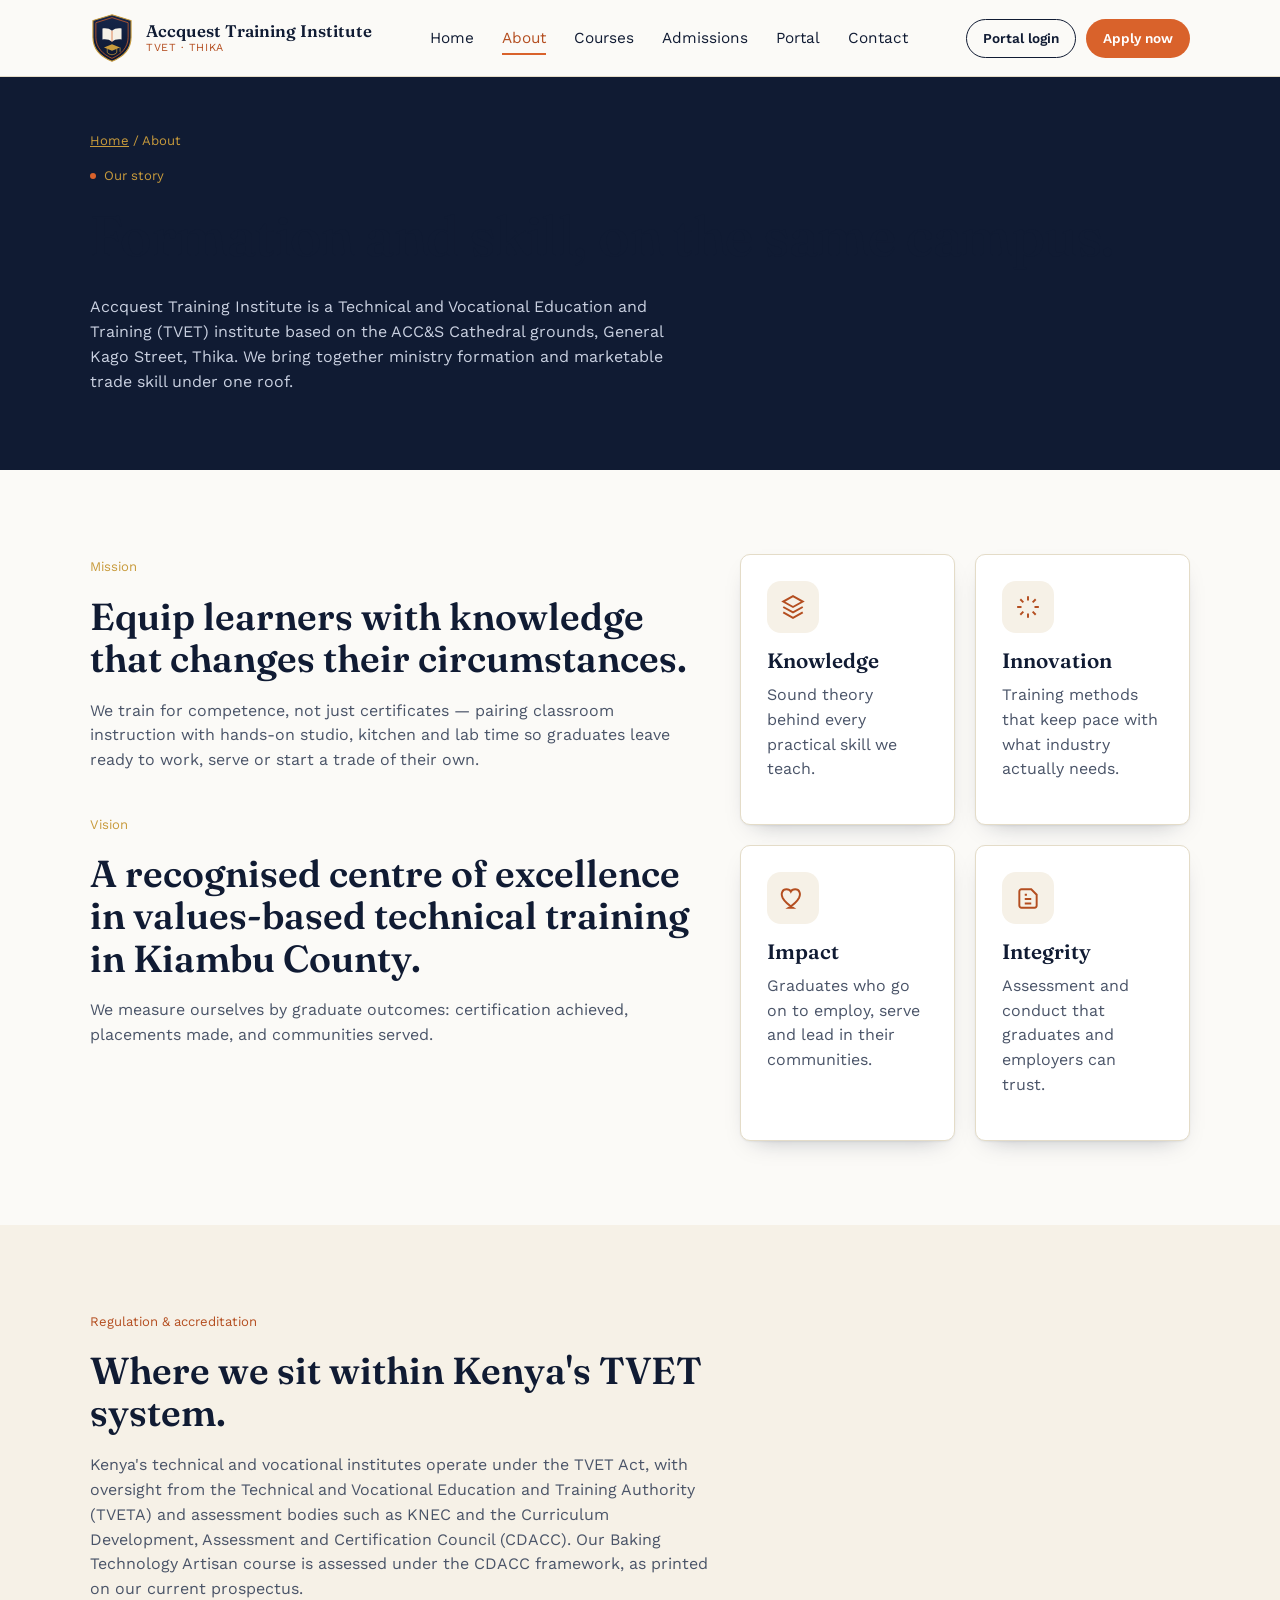
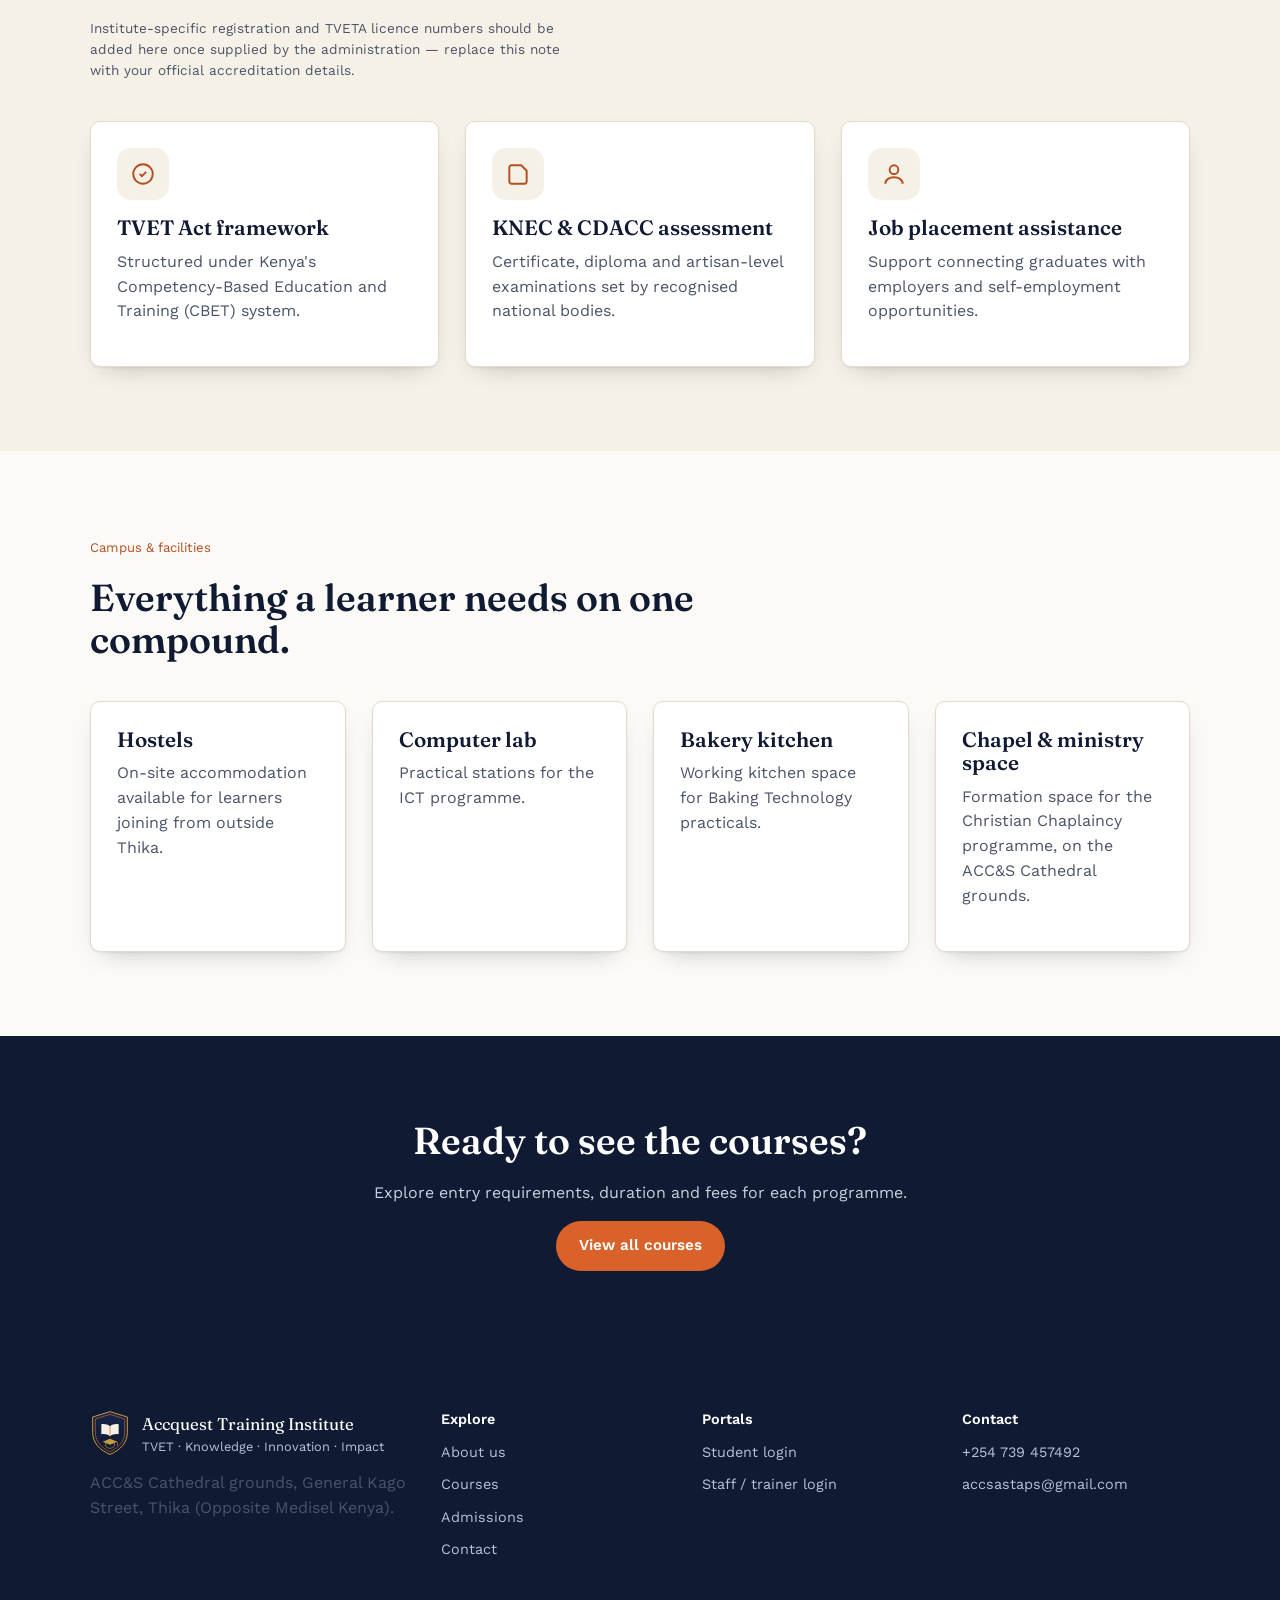
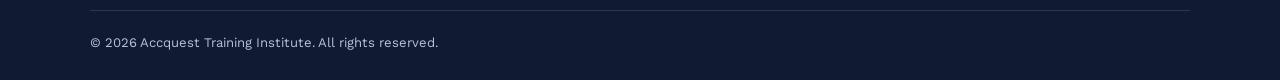
<file: accquest-site/about.html>
<!doctype html>
<html lang="en">
<head>
<meta charset="UTF-8">
<meta name="viewport" content="width=device-width, initial-scale=1.0">
<title>About Us — Accquest Training Institute</title>
<meta name="description" content="Learn about Accquest Training Institute's mission, values and facilities on the ACC&S Cathedral grounds in Thika.">
<link rel="icon" href="images/logo.svg" type="image/svg+xml">
<link rel="preconnect" href="https://fonts.googleapis.com">
<link href="https://fonts.googleapis.com/css2?family=Fraunces:ital,opsz,wght@0,9..144,500;0,9..144,600;1,9..144,500&family=Work+Sans:wght@400;500;600;700&display=swap" rel="stylesheet">
<link rel="stylesheet" href="css/style.css">
</head>
<body>
<a href="#main" class="skip-link">Skip to content</a>

<header class="site-header">
  <nav class="nav">
    <a href="index.html" class="brand">
      <img src="images/logo.svg" alt="Accquest Training Institute badge">
      <span class="brand-text">
        <span class="name">Accquest Training Institute</span>
        <span class="tag">TVET · Thika</span>
      </span>
    </a>
    <ul class="nav-links">
      <li><a href="index.html">Home</a></li>
      <li><a href="about.html" class="active">About</a></li>
      <li><a href="courses.html">Courses</a></li>
      <li><a href="admissions.html">Admissions</a></li>
      <li><a href="portal.html">Portal</a></li>
      <li><a href="contact.html">Contact</a></li>
    </ul>
    <div class="nav-cta">
      <a href="portal.html" class="btn btn-ghost btn-sm">Portal login</a>
      <a href="admissions.html" class="btn btn-primary btn-sm">Apply now</a>
      <button class="nav-toggle" aria-label="Toggle menu" aria-expanded="false"></button>
    </div>
  </nav>
</header>

<main id="main">

  <section class="page-hero">
    <div class="wrap">
      <div class="breadcrumb"><a href="index.html">Home</a> / About</div>
      <span class="eyebrow"><span class="dot"></span> Our story</span>
      <h1>Formation and skill, on the same campus.</h1>
      <p style="max-width:60ch;">Accquest Training Institute is a Technical and Vocational Education and Training (TVET) institute based on the ACC&amp;S Cathedral grounds, General Kago Street, Thika. We bring together ministry formation and marketable trade skill under one roof.</p>
    </div>
  </section>

  <section>
    <div class="wrap">
      <div class="hero-grid" style="align-items:start;">
        <div>
          <span class="eyebrow">Mission</span>
          <h2>Equip learners with knowledge that changes their circumstances.</h2>
          <p>We train for competence, not just certificates — pairing classroom instruction with hands-on studio, kitchen and lab time so graduates leave ready to work, serve or start a trade of their own.</p>
          <span class="eyebrow" style="margin-top:26px;">Vision</span>
          <h2>A recognised centre of excellence in values-based technical training in Kiambu County.</h2>
          <p>We measure ourselves by graduate outcomes: certification achieved, placements made, and communities served.</p>
        </div>
        <div class="value-list">
          <div class="card">
            <div class="icon-tile">
              <svg viewBox="0 0 24 24" fill="none" stroke="currentColor" stroke-width="1.8"><path d="M12 2 3 7l9 5 9-5-9-5Z"/><path d="M3 12l9 5 9-5"/><path d="M3 17l9 5 9-5"/></svg>
            </div>
            <h3>Knowledge</h3>
            <p>Sound theory behind every practical skill we teach.</p>
          </div>
          <div class="card">
            <div class="icon-tile">
              <svg viewBox="0 0 24 24" fill="none" stroke="currentColor" stroke-width="1.8"><path d="M12 2v4M12 18v4M4.9 4.9l2.8 2.8M16.3 16.3l2.8 2.8M2 12h4M18 12h4M4.9 19.1l2.8-2.8M16.3 7.7l2.8-2.8"/></svg>
            </div>
            <h3>Innovation</h3>
            <p>Training methods that keep pace with what industry actually needs.</p>
          </div>
          <div class="card">
            <div class="icon-tile">
              <svg viewBox="0 0 24 24" fill="none" stroke="currentColor" stroke-width="1.8"><path d="M12 21s-7-4.5-9.5-9C.5 8 2 4 6 4c2 0 3.5 1 4 2 .5-1 2-2 4-2 4 0 5.5 4 3.5 8-2.5 4.5-9.5 9-9.5 9Z"/></svg>
            </div>
            <h3>Impact</h3>
            <p>Graduates who go on to employ, serve and lead in their communities.</p>
          </div>
          <div class="card">
            <div class="icon-tile">
              <svg viewBox="0 0 24 24" fill="none" stroke="currentColor" stroke-width="1.8"><path d="M4 19V6a2 2 0 0 1 2-2h9l5 5v10a2 2 0 0 1-2 2H6a2 2 0 0 1-2-2Z"/><path d="M9 13h6M9 17h6M9 9h2"/></svg>
            </div>
            <h3>Integrity</h3>
            <p>Assessment and conduct that graduates and employers can trust.</p>
          </div>
        </div>
      </div>
    </div>
  </section>

  <section class="section-alt">
    <div class="wrap">
      <div class="section-head">
        <span class="eyebrow">Regulation &amp; accreditation</span>
        <h2>Where we sit within Kenya's TVET system.</h2>
        <p>Kenya's technical and vocational institutes operate under the TVET Act, with oversight from the Technical and Vocational Education and Training Authority (TVETA) and assessment bodies such as KNEC and the Curriculum Development, Assessment and Certification Council (CDACC). Our Baking Technology Artisan course is assessed under the CDACC framework, as printed on our current prospectus.</p>
        <p class="muted" style="font-size:0.85rem;">Institute-specific registration and TVETA licence numbers should be added here once supplied by the administration — replace this note with your official accreditation details.</p>
      </div>
      <div class="grid grid-3">
        <div class="card">
          <div class="icon-tile">
            <svg viewBox="0 0 24 24" fill="none" stroke="currentColor" stroke-width="1.8"><path d="m9 12 2 2 4-4"/><circle cx="12" cy="12" r="9"/></svg>
          </div>
          <h3>TVET Act framework</h3>
          <p>Structured under Kenya's Competency-Based Education and Training (CBET) system.</p>
        </div>
        <div class="card">
          <div class="icon-tile">
            <svg viewBox="0 0 24 24" fill="none" stroke="currentColor" stroke-width="1.8"><path d="M4 19V6a2 2 0 0 1 2-2h9l5 5v10a2 2 0 0 1-2 2H6a2 2 0 0 1-2-2Z"/></svg>
          </div>
          <h3>KNEC &amp; CDACC assessment</h3>
          <p>Certificate, diploma and artisan-level examinations set by recognised national bodies.</p>
        </div>
        <div class="card">
          <div class="icon-tile">
            <svg viewBox="0 0 24 24" fill="none" stroke="currentColor" stroke-width="1.8"><circle cx="12" cy="8" r="4"/><path d="M4 21c0-4 4-6 8-6s8 2 8 6"/></svg>
          </div>
          <h3>Job placement assistance</h3>
          <p>Support connecting graduates with employers and self-employment opportunities.</p>
        </div>
      </div>
    </div>
  </section>

  <section>
    <div class="wrap">
      <div class="section-head">
        <span class="eyebrow">Campus &amp; facilities</span>
        <h2>Everything a learner needs on one compound.</h2>
      </div>
      <div class="grid grid-4">
        <div class="card"><h3>Hostels</h3><p>On-site accommodation available for learners joining from outside Thika.</p></div>
        <div class="card"><h3>Computer lab</h3><p>Practical stations for the ICT programme.</p></div>
        <div class="card"><h3>Bakery kitchen</h3><p>Working kitchen space for Baking Technology practicals.</p></div>
        <div class="card"><h3>Chapel &amp; ministry space</h3><p>Formation space for the Christian Chaplaincy programme, on the ACC&amp;S Cathedral grounds.</p></div>
      </div>
    </div>
  </section>

  <section class="section-ink">
    <div class="wrap" style="text-align:center;">
      <h2>Ready to see the courses?</h2>
      <p class="center">Explore entry requirements, duration and fees for each programme.</p>
      <a href="courses.html" class="btn btn-primary">View all courses</a>
    </div>
  </section>

</main>

<footer class="site-footer">
  <div class="wrap">
    <div class="footer-grid">
      <div>
        <div class="footer-brand">
          <img src="images/logo.svg" alt="Accquest Training Institute badge">
          <div>
            <div style="color:var(--white); font-family:var(--font-display); font-size:1.05rem;">Accquest Training Institute</div>
            <div style="font-size:0.8rem;">TVET · Knowledge · Innovation · Impact</div>
          </div>
        </div>
        <p style="max-width:32ch;">ACC&amp;S Cathedral grounds, General Kago Street, Thika (Opposite Medisel Kenya).</p>
      </div>
      <div>
        <h4>Explore</h4>
        <ul>
          <li><a href="about.html">About us</a></li>
          <li><a href="courses.html">Courses</a></li>
          <li><a href="admissions.html">Admissions</a></li>
          <li><a href="contact.html">Contact</a></li>
        </ul>
      </div>
      <div>
        <h4>Portals</h4>
        <ul>
          <li><a href="portal.html">Student login</a></li>
          <li><a href="portal.html">Staff / trainer login</a></li>
        </ul>
      </div>
      <div>
        <h4>Contact</h4>
        <ul>
          <li>+254 739 457492</li>
          <li>accsastaps@gmail.com</li>
        </ul>
      </div>
    </div>
    <div class="footer-bottom">
      <span>© <span data-year></span> Accquest Training Institute. All rights reserved.</span>
    </div>
  </div>
</footer>

<script src="js/main.js"></script>
</body>
</html>
</file>
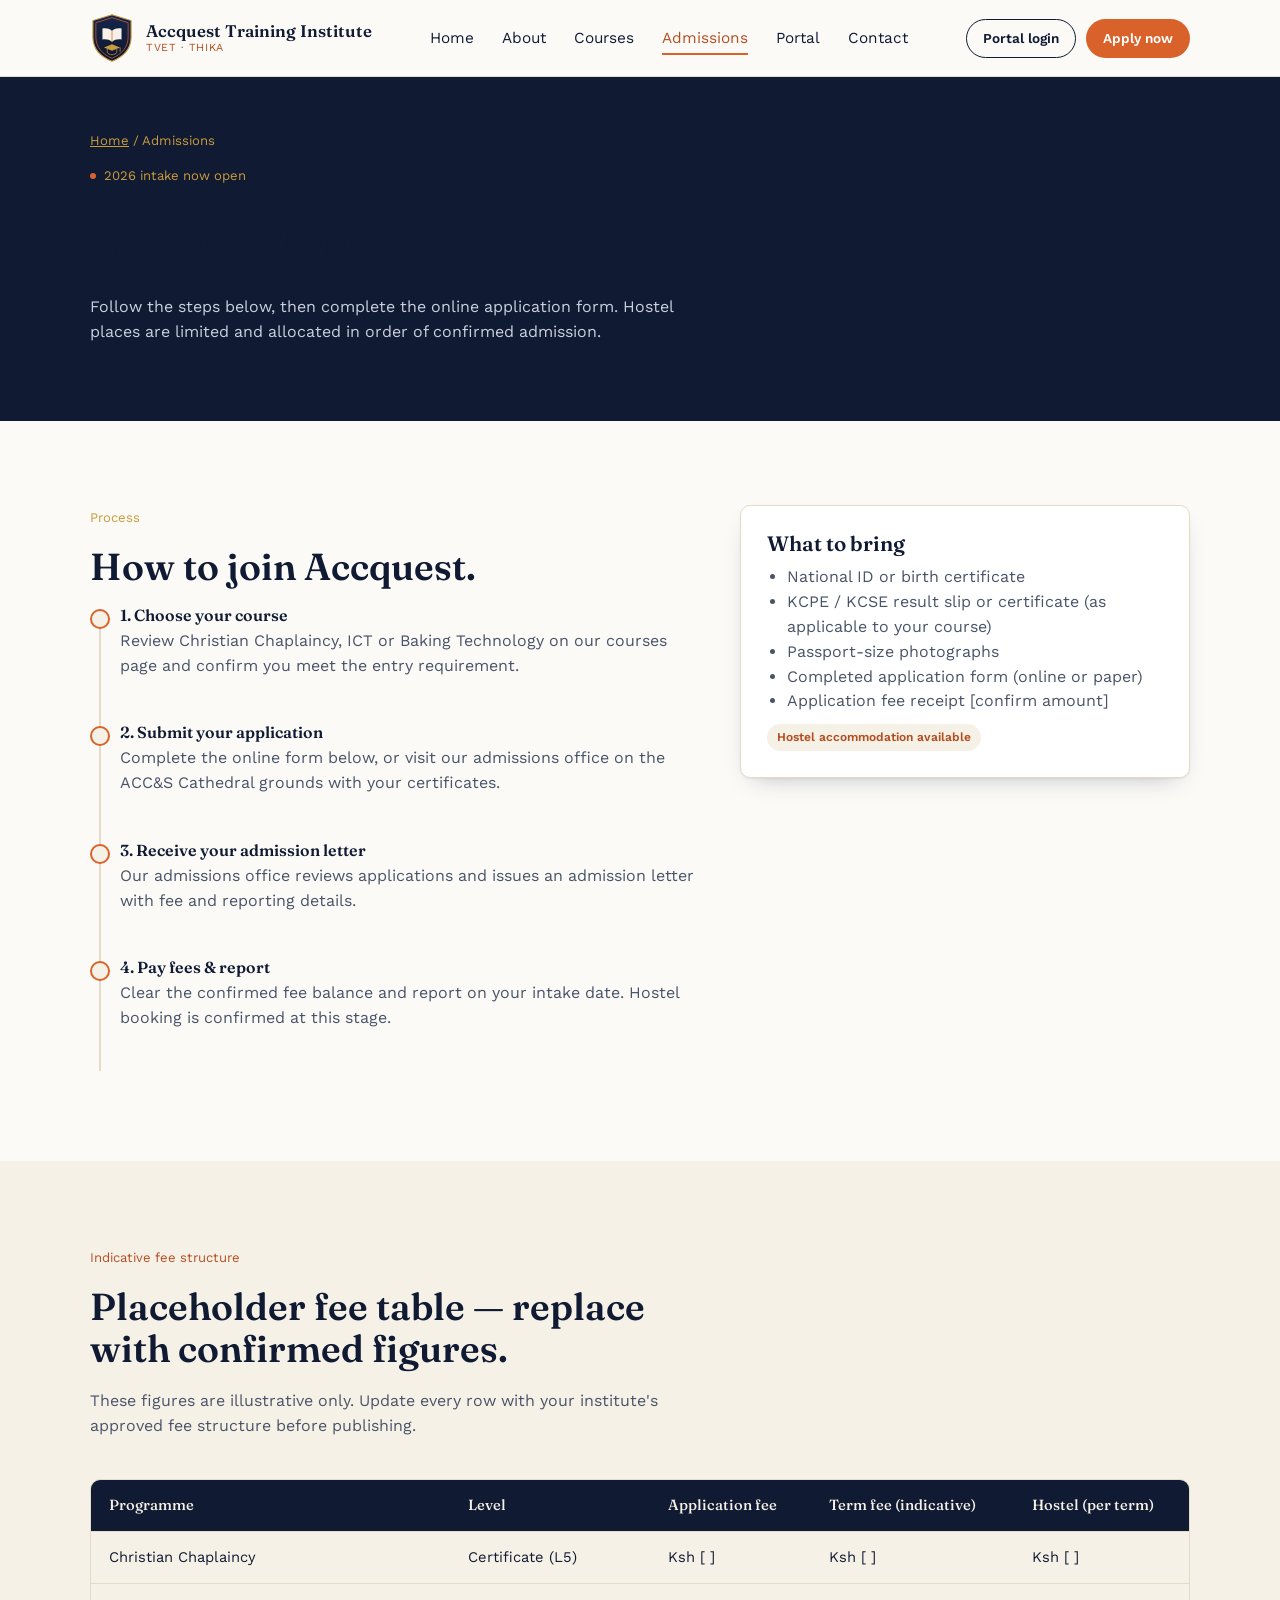
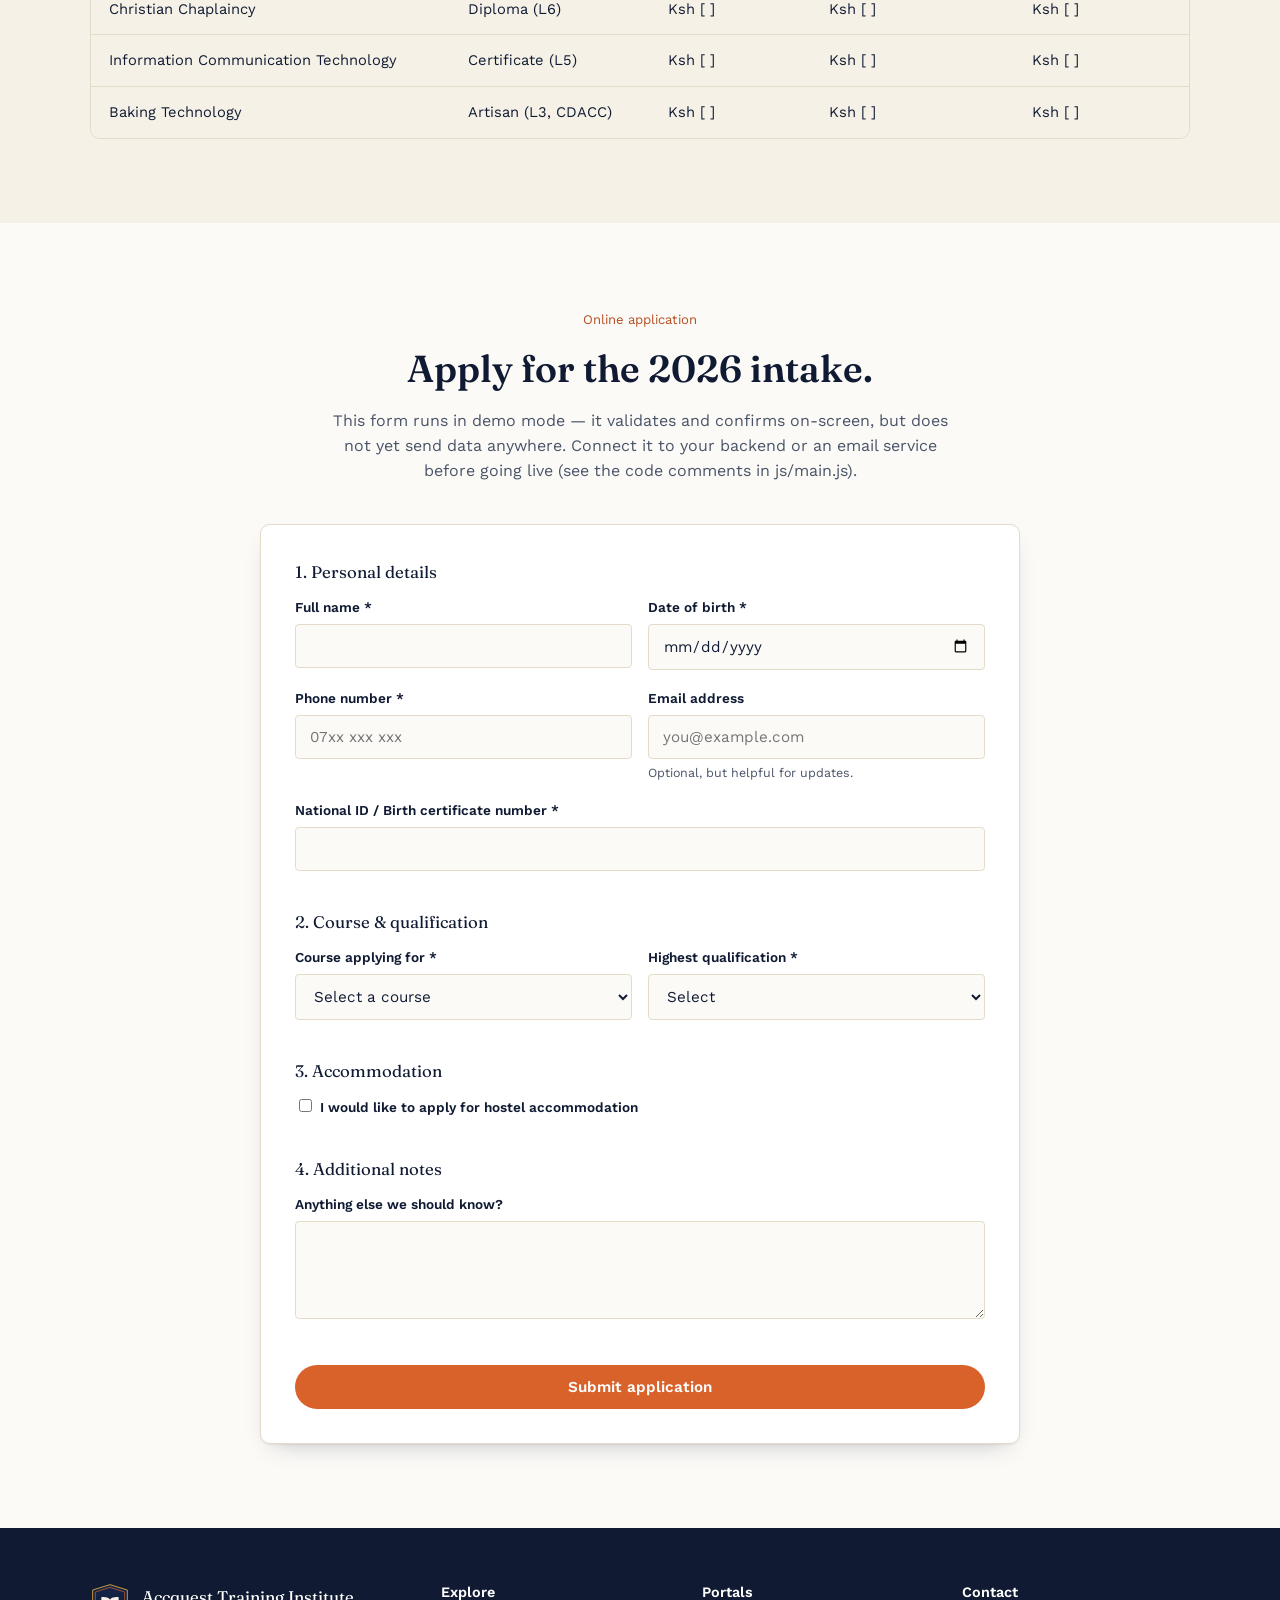
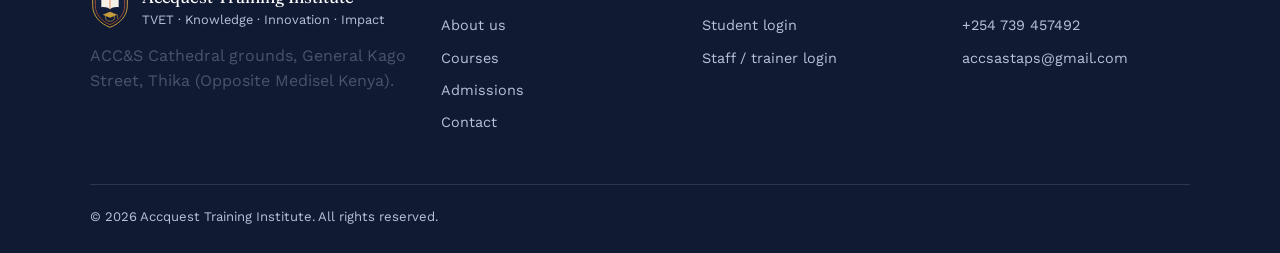
<file: accquest-site/admissions.html>
<!doctype html>
<html lang="en">
<head>
<meta charset="UTF-8">
<meta name="viewport" content="width=device-width, initial-scale=1.0">
<title>Admissions 2026 — Accquest Training Institute</title>
<meta name="description" content="Apply for 2026 admission at Accquest Training Institute, Thika. Hostel accommodation available.">
<link rel="icon" href="images/logo.svg" type="image/svg+xml">
<link rel="preconnect" href="https://fonts.googleapis.com">
<link href="https://fonts.googleapis.com/css2?family=Fraunces:ital,opsz,wght@0,9..144,500;0,9..144,600;1,9..144,500&family=Work+Sans:wght@400;500;600;700&display=swap" rel="stylesheet">
<link rel="stylesheet" href="css/style.css">
</head>
<body>
<a href="#main" class="skip-link">Skip to content</a>

<header class="site-header">
  <nav class="nav">
    <a href="index.html" class="brand">
      <img src="images/logo.svg" alt="Accquest Training Institute badge">
      <span class="brand-text">
        <span class="name">Accquest Training Institute</span>
        <span class="tag">TVET · Thika</span>
      </span>
    </a>
    <ul class="nav-links">
      <li><a href="index.html">Home</a></li>
      <li><a href="about.html">About</a></li>
      <li><a href="courses.html">Courses</a></li>
      <li><a href="admissions.html" class="active">Admissions</a></li>
      <li><a href="portal.html">Portal</a></li>
      <li><a href="contact.html">Contact</a></li>
    </ul>
    <div class="nav-cta">
      <a href="portal.html" class="btn btn-ghost btn-sm">Portal login</a>
      <a href="admissions.html#apply" class="btn btn-primary btn-sm">Apply now</a>
      <button class="nav-toggle" aria-label="Toggle menu" aria-expanded="false"></button>
    </div>
  </nav>
</header>

<main id="main">

  <section class="page-hero">
    <div class="wrap">
      <div class="breadcrumb"><a href="index.html">Home</a> / Admissions</div>
      <span class="eyebrow"><span class="dot"></span> 2026 intake now open</span>
      <h1>Admissions.</h1>
      <p style="max-width:60ch;">Follow the steps below, then complete the online application form. Hostel places are limited and allocated in order of confirmed admission.</p>
    </div>
  </section>

  <section>
    <div class="wrap hero-grid" style="align-items:start;">
      <div>
        <span class="eyebrow">Process</span>
        <h2>How to join Accquest.</h2>
        <div class="timeline">
          <div class="timeline-item">
            <h4>1. Choose your course</h4>
            <p>Review Christian Chaplaincy, ICT or Baking Technology on our <a href="courses.html">courses page</a> and confirm you meet the entry requirement.</p>
          </div>
          <div class="timeline-item">
            <h4>2. Submit your application</h4>
            <p>Complete the online form below, or visit our admissions office on the ACC&amp;S Cathedral grounds with your certificates.</p>
          </div>
          <div class="timeline-item">
            <h4>3. Receive your admission letter</h4>
            <p>Our admissions office reviews applications and issues an admission letter with fee and reporting details.</p>
          </div>
          <div class="timeline-item">
            <h4>4. Pay fees &amp; report</h4>
            <p>Clear the confirmed fee balance and report on your intake date. Hostel booking is confirmed at this stage.</p>
          </div>
        </div>
      </div>
      <div class="card">
        <h3>What to bring</h3>
        <ul style="list-style:disc; padding-left:20px; color:var(--ink-soft);">
          <li>National ID or birth certificate</li>
          <li>KCPE / KCSE result slip or certificate (as applicable to your course)</li>
          <li>Passport-size photographs</li>
          <li>Completed application form (online or paper)</li>
          <li>Application fee receipt <span class="muted">[confirm amount]</span></li>
        </ul>
        <div class="badge" style="margin-top:10px;">Hostel accommodation available</div>
      </div>
    </div>
  </section>

  <section class="section-alt">
    <div class="wrap">
      <div class="section-head">
        <span class="eyebrow">Indicative fee structure</span>
        <h2>Placeholder fee table — replace with confirmed figures.</h2>
        <p>These figures are illustrative only. Update every row with your institute's approved fee structure before publishing.</p>
      </div>
      <div class="table-wrap">
        <table>
          <thead>
            <tr><th>Programme</th><th>Level</th><th>Application fee</th><th>Term fee (indicative)</th><th>Hostel (per term)</th></tr>
          </thead>
          <tbody>
            <tr><td>Christian Chaplaincy</td><td>Certificate (L5)</td><td>Ksh [ ]</td><td>Ksh [ ]</td><td>Ksh [ ]</td></tr>
            <tr><td>Christian Chaplaincy</td><td>Diploma (L6)</td><td>Ksh [ ]</td><td>Ksh [ ]</td><td>Ksh [ ]</td></tr>
            <tr><td>Information Communication Technology</td><td>Certificate (L5)</td><td>Ksh [ ]</td><td>Ksh [ ]</td><td>Ksh [ ]</td></tr>
            <tr><td>Baking Technology</td><td>Artisan (L3, CDACC)</td><td>Ksh [ ]</td><td>Ksh [ ]</td><td>Ksh [ ]</td></tr>
          </tbody>
        </table>
      </div>
    </div>
  </section>

  <section id="apply">
    <div class="wrap">
      <div class="section-head center" style="max-width:640px;">
        <span class="eyebrow">Online application</span>
        <h2>Apply for the 2026 intake.</h2>
        <p class="center">This form runs in demo mode — it validates and confirms on-screen, but does not yet send data anywhere. Connect it to your backend or an email service before going live (see the code comments in js/main.js).</p>
      </div>

      <form id="applicationForm" class="form-card" data-validate style="max-width:760px; margin:0 auto;" novalidate>

        <fieldset>
          <legend>1. Personal details</legend>
          <div class="field-row">
            <div class="field">
              <label for="fullName">Full name *</label>
              <input type="text" id="fullName" name="fullName" required>
              <span class="error-text">Please enter your full name.</span>
            </div>
            <div class="field">
              <label for="dob">Date of birth *</label>
              <input type="date" id="dob" name="dob" required>
              <span class="error-text">Please enter your date of birth.</span>
            </div>
          </div>
          <div class="field-row">
            <div class="field">
              <label for="phone">Phone number *</label>
              <input type="tel" id="phone" name="phone" placeholder="07xx xxx xxx" required>
              <span class="error-text">Please enter a phone number.</span>
            </div>
            <div class="field">
              <label for="email">Email address</label>
              <input type="email" id="email" name="email" placeholder="you@example.com">
              <span class="hint">Optional, but helpful for updates.</span>
            </div>
          </div>
          <div class="field">
            <label for="idNumber">National ID / Birth certificate number *</label>
            <input type="text" id="idNumber" name="idNumber" required>
            <span class="error-text">This field is required.</span>
          </div>
        </fieldset>

        <fieldset>
          <legend>2. Course &amp; qualification</legend>
          <div class="field-row">
            <div class="field">
              <label for="course">Course applying for *</label>
              <select id="course" name="course" required>
                <option value="">Select a course</option>
                <option>Christian Chaplaincy — Level 5 Certificate</option>
                <option>Christian Chaplaincy — Level 6 Diploma</option>
                <option>Information Communication Technology — Level 5 Certificate</option>
                <option>Baking Technology — Level 3 Artisan (CDACC)</option>
              </select>
              <span class="error-text">Please select a course.</span>
            </div>
            <div class="field">
              <label for="qualification">Highest qualification *</label>
              <select id="qualification" name="qualification" required>
                <option value="">Select</option>
                <option>KCPE</option>
                <option>KCSE</option>
                <option>Certificate</option>
                <option>Diploma</option>
                <option>Other</option>
              </select>
              <span class="error-text">Please select your highest qualification.</span>
            </div>
          </div>
        </fieldset>

        <fieldset>
          <legend>3. Accommodation</legend>
          <div class="field">
            <label><input type="checkbox" name="hostel" style="width:auto; display:inline-block; margin-right:8px;">I would like to apply for hostel accommodation</label>
          </div>
        </fieldset>

        <fieldset>
          <legend>4. Additional notes</legend>
          <div class="field">
            <label for="notes">Anything else we should know?</label>
            <textarea id="notes" name="notes" rows="4"></textarea>
          </div>
        </fieldset>

        <button type="submit" class="btn btn-primary btn-block">Submit application</button>
        <div id="applicationStatus" class="form-status" role="status"></div>
      </form>
    </div>
  </section>

</main>

<footer class="site-footer">
  <div class="wrap">
    <div class="footer-grid">
      <div>
        <div class="footer-brand">
          <img src="images/logo.svg" alt="Accquest Training Institute badge">
          <div>
            <div style="color:var(--white); font-family:var(--font-display); font-size:1.05rem;">Accquest Training Institute</div>
            <div style="font-size:0.8rem;">TVET · Knowledge · Innovation · Impact</div>
          </div>
        </div>
        <p style="max-width:32ch;">ACC&amp;S Cathedral grounds, General Kago Street, Thika (Opposite Medisel Kenya).</p>
      </div>
      <div>
        <h4>Explore</h4>
        <ul>
          <li><a href="about.html">About us</a></li>
          <li><a href="courses.html">Courses</a></li>
          <li><a href="admissions.html">Admissions</a></li>
          <li><a href="contact.html">Contact</a></li>
        </ul>
      </div>
      <div>
        <h4>Portals</h4>
        <ul>
          <li><a href="portal.html">Student login</a></li>
          <li><a href="portal.html">Staff / trainer login</a></li>
        </ul>
      </div>
      <div>
        <h4>Contact</h4>
        <ul>
          <li>+254 739 457492</li>
          <li>accsastaps@gmail.com</li>
        </ul>
      </div>
    </div>
    <div class="footer-bottom">
      <span>© <span data-year></span> Accquest Training Institute. All rights reserved.</span>
    </div>
  </div>
</footer>

<script src="js/main.js"></script>
</body>
</html>
</file>
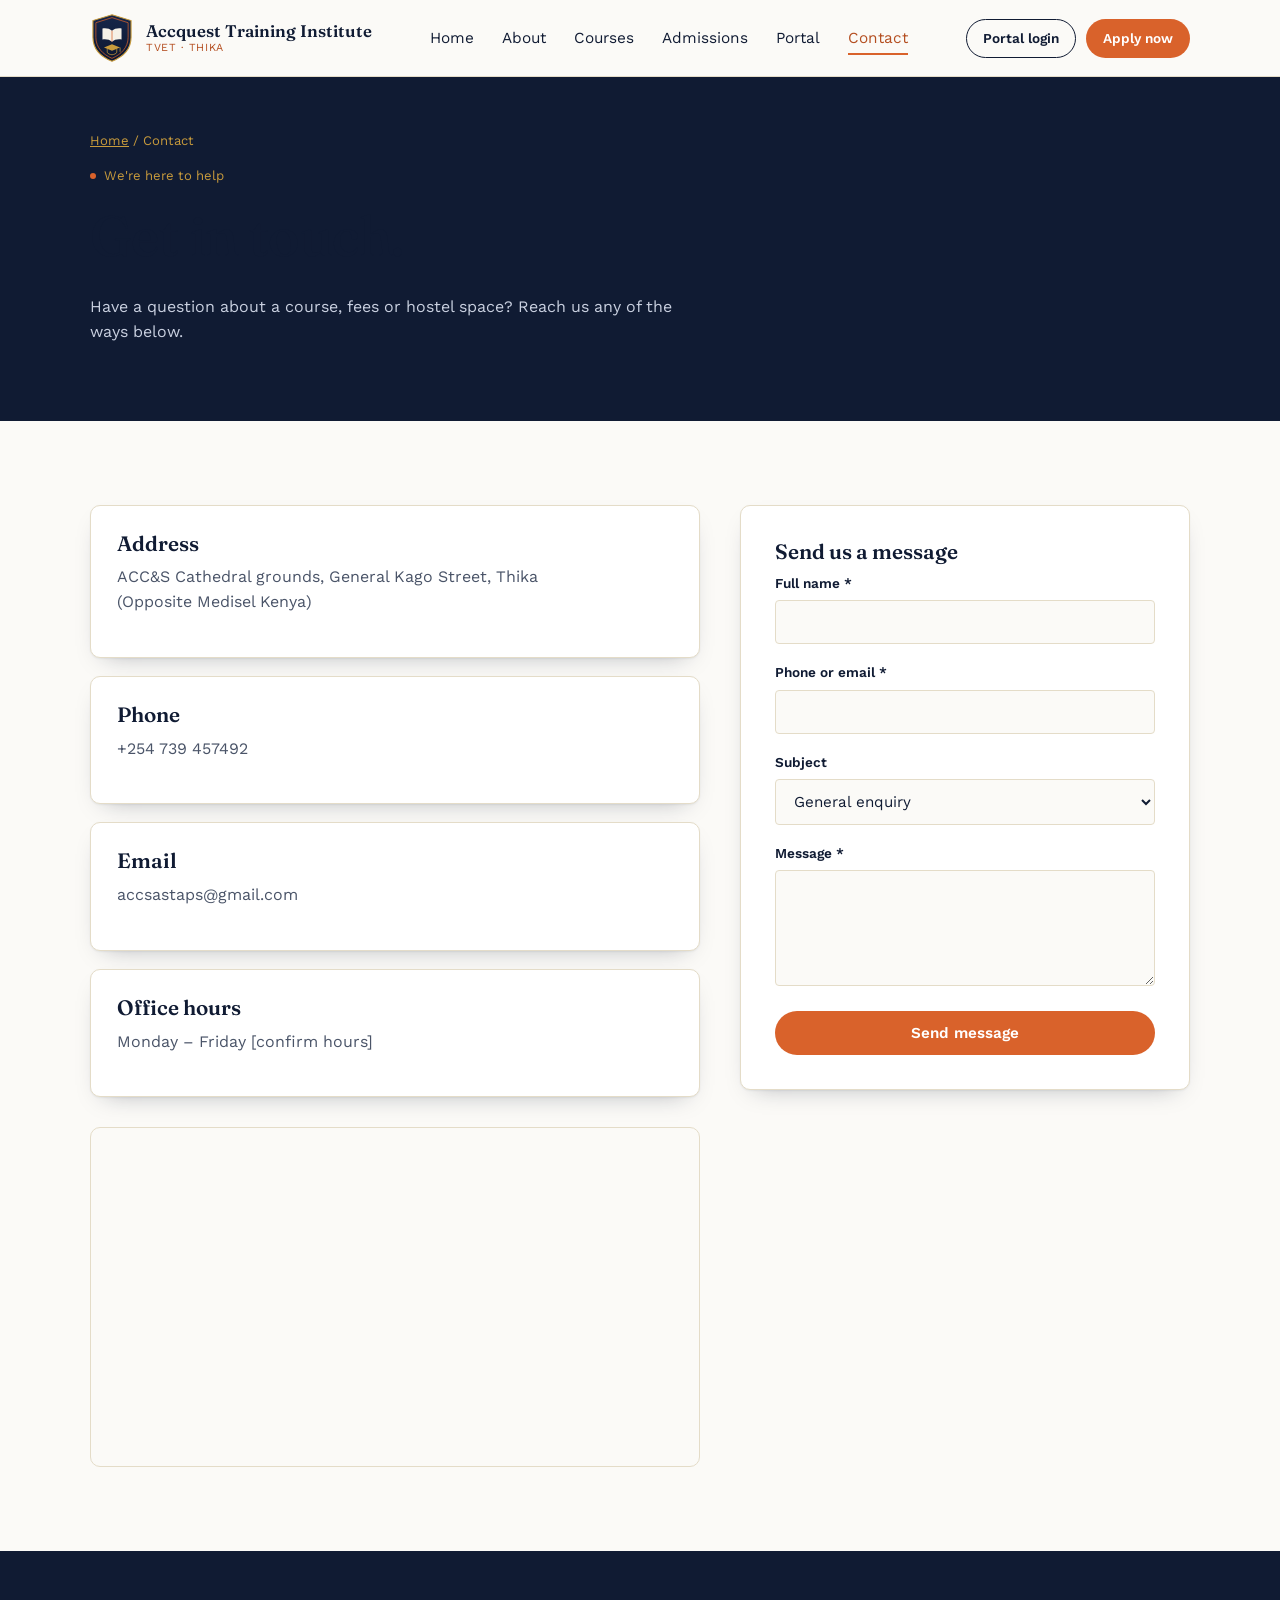
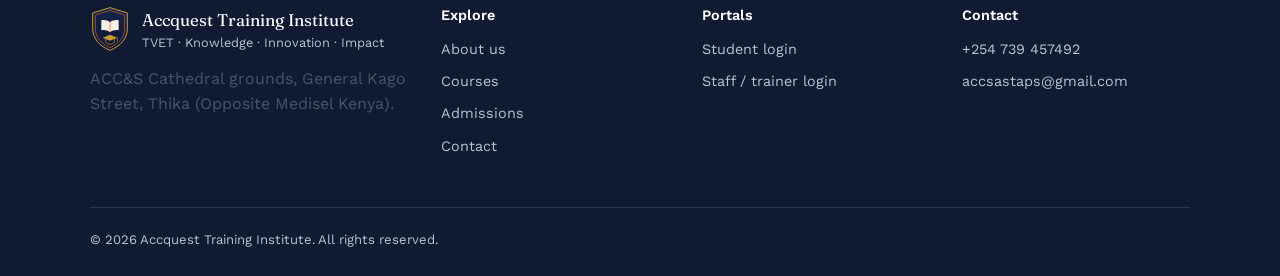
<file: accquest-site/contact.html>
<!doctype html>
<html lang="en">
<head>
<meta charset="UTF-8">
<meta name="viewport" content="width=device-width, initial-scale=1.0">
<title>Contact Us — Accquest Training Institute</title>
<meta name="description" content="Contact Accquest Training Institute, ACC&S Cathedral grounds, General Kago Street, Thika. Phone +254 739 457492.">
<link rel="icon" href="images/logo.svg" type="image/svg+xml">
<link rel="preconnect" href="https://fonts.googleapis.com">
<link href="https://fonts.googleapis.com/css2?family=Fraunces:ital,opsz,wght@0,9..144,500;0,9..144,600;1,9..144,500&family=Work+Sans:wght@400;500;600;700&display=swap" rel="stylesheet">
<link rel="stylesheet" href="css/style.css">
</head>
<body>
<a href="#main" class="skip-link">Skip to content</a>

<header class="site-header">
  <nav class="nav">
    <a href="index.html" class="brand">
      <img src="images/logo.svg" alt="Accquest Training Institute badge">
      <span class="brand-text">
        <span class="name">Accquest Training Institute</span>
        <span class="tag">TVET · Thika</span>
      </span>
    </a>
    <ul class="nav-links">
      <li><a href="index.html">Home</a></li>
      <li><a href="about.html">About</a></li>
      <li><a href="courses.html">Courses</a></li>
      <li><a href="admissions.html">Admissions</a></li>
      <li><a href="portal.html">Portal</a></li>
      <li><a href="contact.html" class="active">Contact</a></li>
    </ul>
    <div class="nav-cta">
      <a href="portal.html" class="btn btn-ghost btn-sm">Portal login</a>
      <a href="admissions.html" class="btn btn-primary btn-sm">Apply now</a>
      <button class="nav-toggle" aria-label="Toggle menu" aria-expanded="false"></button>
    </div>
  </nav>
</header>

<main id="main">

  <section class="page-hero">
    <div class="wrap">
      <div class="breadcrumb"><a href="index.html">Home</a> / Contact</div>
      <span class="eyebrow"><span class="dot"></span> We're here to help</span>
      <h1>Get in touch.</h1>
      <p style="max-width:60ch;">Have a question about a course, fees or hostel space? Reach us any of the ways below.</p>
    </div>
  </section>

  <section>
    <div class="wrap hero-grid" style="align-items:start;">

      <div>
        <div class="grid" style="gap:18px; margin-bottom:30px;">
          <div class="card">
            <h3>Address</h3>
            <p>ACC&amp;S Cathedral grounds, General Kago Street, Thika<br>(Opposite Medisel Kenya)</p>
          </div>
          <div class="card">
            <h3>Phone</h3>
            <p><a href="tel:+254739457492">+254 739 457492</a></p>
          </div>
          <div class="card">
            <h3>Email</h3>
            <p><a href="mailto:accsastaps@gmail.com">accsastaps@gmail.com</a></p>
          </div>
          <div class="card">
            <h3>Office hours</h3>
            <p>Monday – Friday <span class="muted">[confirm hours]</span></p>
          </div>
        </div>
        <div class="map-frame">
          <iframe title="Map to Accquest Training Institute, General Kago Street, Thika" loading="lazy"
            src="https://www.google.com/maps?q=General+Kago+Street,+Thika,+Kenya&output=embed"></iframe>
        </div>
      </div>

      <form id="contactForm" class="form-card" data-validate novalidate>
        <h3>Send us a message</h3>
        <div class="field">
          <label for="cName">Full name *</label>
          <input type="text" id="cName" name="name" required>
          <span class="error-text">Please enter your name.</span>
        </div>
        <div class="field">
          <label for="cContact">Phone or email *</label>
          <input type="text" id="cContact" name="contact" required>
          <span class="error-text">Please tell us how to reach you.</span>
        </div>
        <div class="field">
          <label for="cSubject">Subject</label>
          <select id="cSubject" name="subject">
            <option>General enquiry</option>
            <option>Course information</option>
            <option>Admissions</option>
            <option>Hostel accommodation</option>
            <option>Other</option>
          </select>
        </div>
        <div class="field">
          <label for="cMessage">Message *</label>
          <textarea id="cMessage" name="message" rows="5" required></textarea>
          <span class="error-text">Please enter a message.</span>
        </div>
        <button type="submit" class="btn btn-primary btn-block">Send message</button>
        <div id="contactStatus" class="form-status" role="status"></div>
      </form>

    </div>
  </section>

</main>

<footer class="site-footer">
  <div class="wrap">
    <div class="footer-grid">
      <div>
        <div class="footer-brand">
          <img src="images/logo.svg" alt="Accquest Training Institute badge">
          <div>
            <div style="color:var(--white); font-family:var(--font-display); font-size:1.05rem;">Accquest Training Institute</div>
            <div style="font-size:0.8rem;">TVET · Knowledge · Innovation · Impact</div>
          </div>
        </div>
        <p style="max-width:32ch;">ACC&amp;S Cathedral grounds, General Kago Street, Thika (Opposite Medisel Kenya).</p>
      </div>
      <div>
        <h4>Explore</h4>
        <ul>
          <li><a href="about.html">About us</a></li>
          <li><a href="courses.html">Courses</a></li>
          <li><a href="admissions.html">Admissions</a></li>
          <li><a href="contact.html">Contact</a></li>
        </ul>
      </div>
      <div>
        <h4>Portals</h4>
        <ul>
          <li><a href="portal.html">Student login</a></li>
          <li><a href="portal.html">Staff / trainer login</a></li>
        </ul>
      </div>
      <div>
        <h4>Contact</h4>
        <ul>
          <li>+254 739 457492</li>
          <li>accsastaps@gmail.com</li>
        </ul>
      </div>
    </div>
    <div class="footer-bottom">
      <span>© <span data-year></span> Accquest Training Institute. All rights reserved.</span>
    </div>
  </div>
</footer>

<script src="js/main.js"></script>
</body>
</html>
</file>
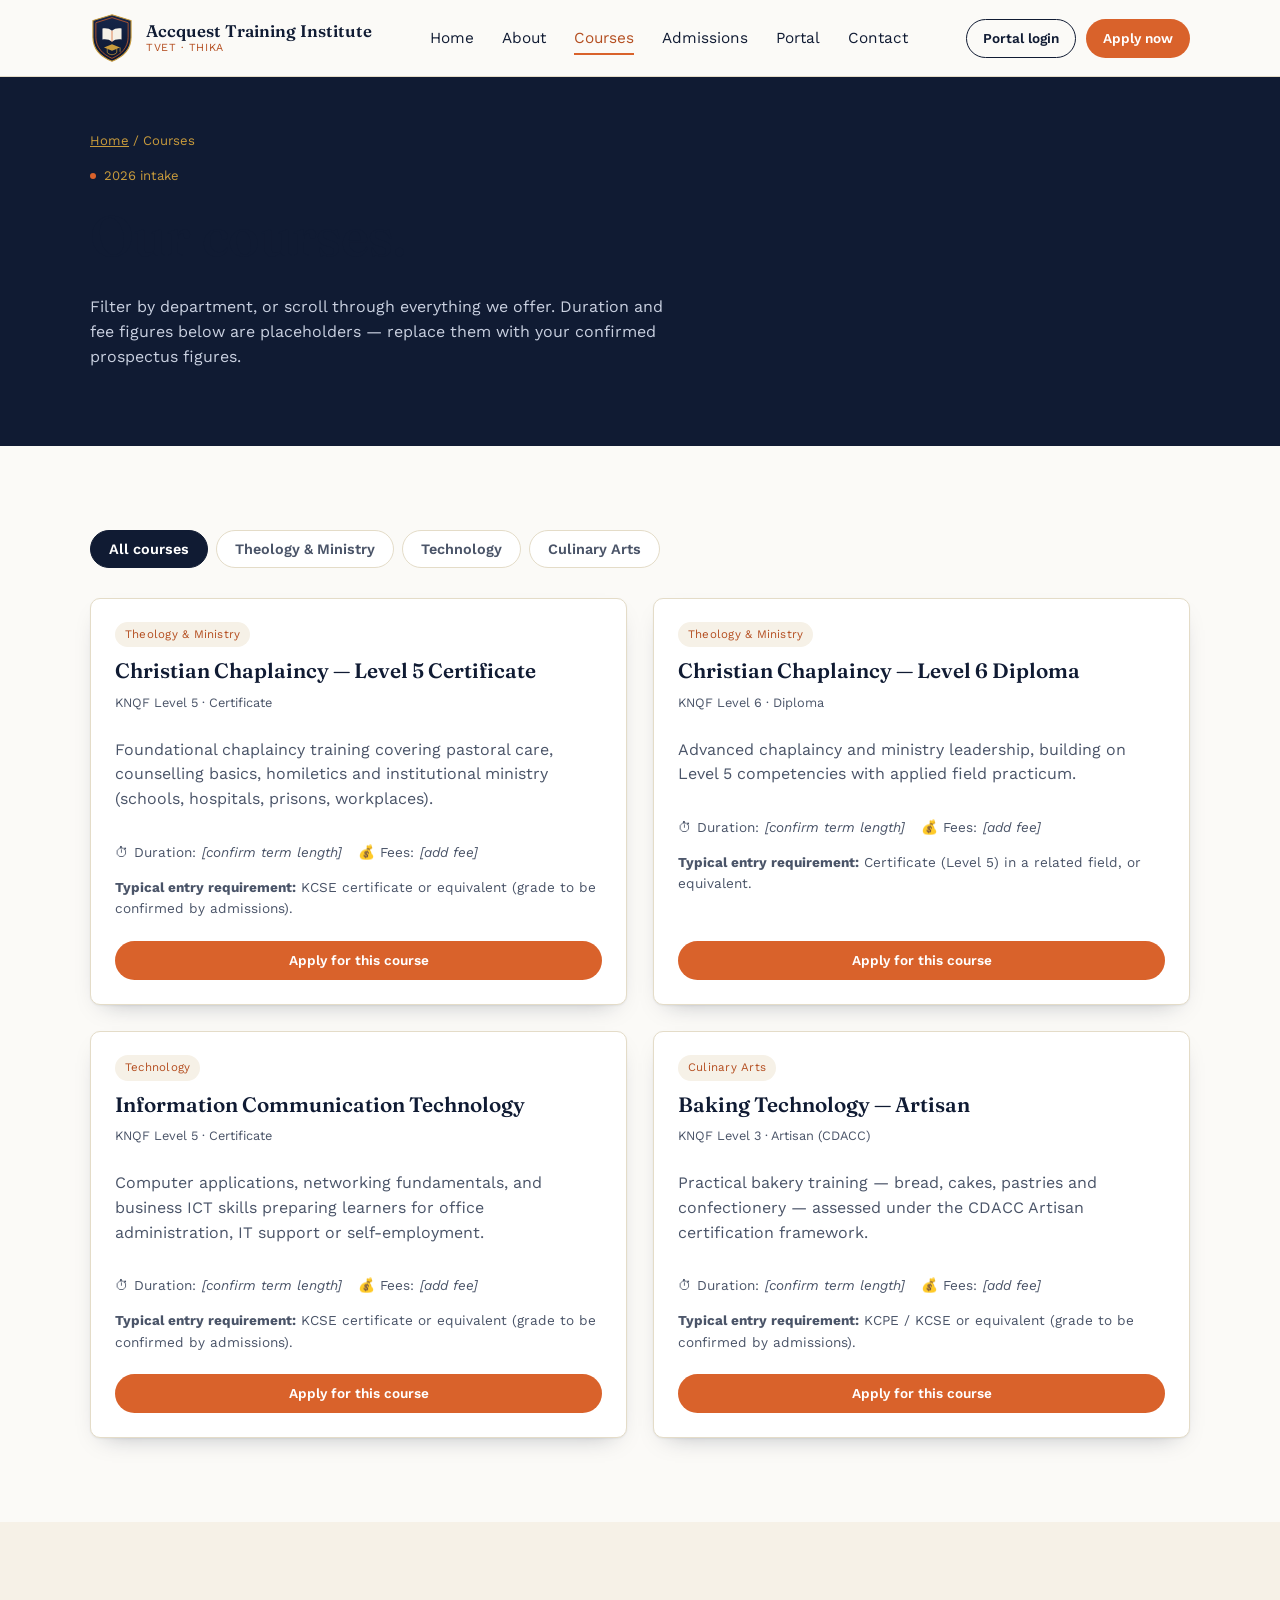
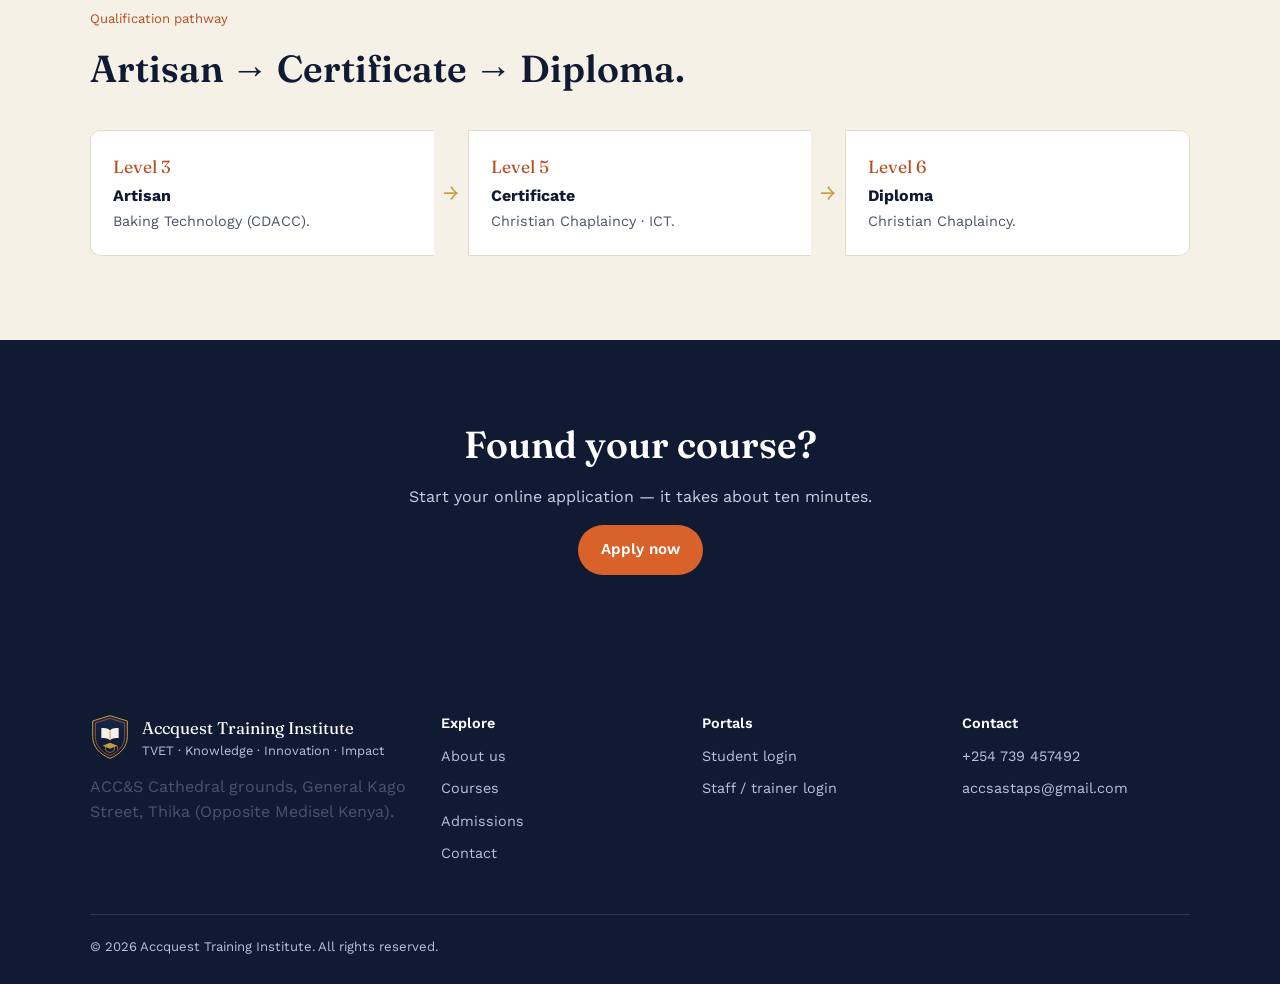
<file: accquest-site/courses.html>
<!doctype html>
<html lang="en">
<head>
<meta charset="UTF-8">
<meta name="viewport" content="width=device-width, initial-scale=1.0">
<title>Courses — Accquest Training Institute</title>
<meta name="description" content="Explore Christian Chaplaincy, ICT and Baking Technology courses at Accquest Training Institute, Thika.">
<link rel="icon" href="images/logo.svg" type="image/svg+xml">
<link rel="preconnect" href="https://fonts.googleapis.com">
<link href="https://fonts.googleapis.com/css2?family=Fraunces:ital,opsz,wght@0,9..144,500;0,9..144,600;1,9..144,500&family=Work+Sans:wght@400;500;600;700&display=swap" rel="stylesheet">
<link rel="stylesheet" href="css/style.css">
</head>
<body>
<a href="#main" class="skip-link">Skip to content</a>

<header class="site-header">
  <nav class="nav">
    <a href="index.html" class="brand">
      <img src="images/logo.svg" alt="Accquest Training Institute badge">
      <span class="brand-text">
        <span class="name">Accquest Training Institute</span>
        <span class="tag">TVET · Thika</span>
      </span>
    </a>
    <ul class="nav-links">
      <li><a href="index.html">Home</a></li>
      <li><a href="about.html">About</a></li>
      <li><a href="courses.html" class="active">Courses</a></li>
      <li><a href="admissions.html">Admissions</a></li>
      <li><a href="portal.html">Portal</a></li>
      <li><a href="contact.html">Contact</a></li>
    </ul>
    <div class="nav-cta">
      <a href="portal.html" class="btn btn-ghost btn-sm">Portal login</a>
      <a href="admissions.html" class="btn btn-primary btn-sm">Apply now</a>
      <button class="nav-toggle" aria-label="Toggle menu" aria-expanded="false"></button>
    </div>
  </nav>
</header>

<main id="main">

  <section class="page-hero">
    <div class="wrap">
      <div class="breadcrumb"><a href="index.html">Home</a> / Courses</div>
      <span class="eyebrow"><span class="dot"></span> 2026 intake</span>
      <h1>Our courses.</h1>
      <p style="max-width:60ch;">Filter by department, or scroll through everything we offer. Duration and fee figures below are placeholders — replace them with your confirmed prospectus figures.</p>
    </div>
  </section>

  <section>
    <div class="wrap">

      <div class="tabs" data-tabgroup role="tablist">
        <button class="tab-btn active" data-tab="panel-all">All courses</button>
        <button class="tab-btn" data-tab="panel-chaplaincy">Theology &amp; Ministry</button>
        <button class="tab-btn" data-tab="panel-ict">Technology</button>
        <button class="tab-btn" data-tab="panel-baking">Culinary Arts</button>
      </div>

      <!-- ALL -->
      <div class="tab-panel active" id="panel-all">
        <div class="grid grid-2">

          <article class="course-card" id="chaplaincy">
            <div class="course-top">
              <span class="course-dept">Theology &amp; Ministry</span>
              <h3>Christian Chaplaincy — Level 5 Certificate</h3>
              <p class="course-level">KNQF Level 5 · Certificate</p>
            </div>
            <div class="course-body">
              <p>Foundational chaplaincy training covering pastoral care, counselling basics, homiletics and institutional ministry (schools, hospitals, prisons, workplaces).</p>
              <div class="course-meta">
                <span>⏱ Duration: <em>[confirm term length]</em></span>
                <span>💰 Fees: <em>[add fee]</em></span>
              </div>
              <p class="muted" style="font-size:0.85rem;"><strong>Typical entry requirement:</strong> KCSE certificate or equivalent (grade to be confirmed by admissions).</p>
              <div class="course-foot">
                <a href="admissions.html#apply" class="btn btn-primary btn-sm btn-block">Apply for this course</a>
              </div>
            </div>
          </article>

          <article class="course-card">
            <div class="course-top">
              <span class="course-dept">Theology &amp; Ministry</span>
              <h3>Christian Chaplaincy — Level 6 Diploma</h3>
              <p class="course-level">KNQF Level 6 · Diploma</p>
            </div>
            <div class="course-body">
              <p>Advanced chaplaincy and ministry leadership, building on Level 5 competencies with applied field practicum.</p>
              <div class="course-meta">
                <span>⏱ Duration: <em>[confirm term length]</em></span>
                <span>💰 Fees: <em>[add fee]</em></span>
              </div>
              <p class="muted" style="font-size:0.85rem;"><strong>Typical entry requirement:</strong> Certificate (Level 5) in a related field, or equivalent.</p>
              <div class="course-foot">
                <a href="admissions.html#apply" class="btn btn-primary btn-sm btn-block">Apply for this course</a>
              </div>
            </div>
          </article>

          <article class="course-card" id="ict">
            <div class="course-top">
              <span class="course-dept">Technology</span>
              <h3>Information Communication Technology</h3>
              <p class="course-level">KNQF Level 5 · Certificate</p>
            </div>
            <div class="course-body">
              <p>Computer applications, networking fundamentals, and business ICT skills preparing learners for office administration, IT support or self-employment.</p>
              <div class="course-meta">
                <span>⏱ Duration: <em>[confirm term length]</em></span>
                <span>💰 Fees: <em>[add fee]</em></span>
              </div>
              <p class="muted" style="font-size:0.85rem;"><strong>Typical entry requirement:</strong> KCSE certificate or equivalent (grade to be confirmed by admissions).</p>
              <div class="course-foot">
                <a href="admissions.html#apply" class="btn btn-primary btn-sm btn-block">Apply for this course</a>
              </div>
            </div>
          </article>

          <article class="course-card" id="baking">
            <div class="course-top">
              <span class="course-dept">Culinary Arts</span>
              <h3>Baking Technology — Artisan</h3>
              <p class="course-level">KNQF Level 3 · Artisan (CDACC)</p>
            </div>
            <div class="course-body">
              <p>Practical bakery training — bread, cakes, pastries and confectionery — assessed under the CDACC Artisan certification framework.</p>
              <div class="course-meta">
                <span>⏱ Duration: <em>[confirm term length]</em></span>
                <span>💰 Fees: <em>[add fee]</em></span>
              </div>
              <p class="muted" style="font-size:0.85rem;"><strong>Typical entry requirement:</strong> KCPE / KCSE or equivalent (grade to be confirmed by admissions).</p>
              <div class="course-foot">
                <a href="admissions.html#apply" class="btn btn-primary btn-sm btn-block">Apply for this course</a>
              </div>
            </div>
          </article>

        </div>
      </div>

      <!-- CHAPLAINCY -->
      <div class="tab-panel" id="panel-chaplaincy">
        <p class="muted">Christian Chaplaincy Level 5 Certificate and Level 6 Diploma — see full details above under "All courses".</p>
      </div>
      <!-- ICT -->
      <div class="tab-panel" id="panel-ict">
        <p class="muted">Information Communication Technology Level 5 Certificate — see full details above under "All courses".</p>
      </div>
      <!-- BAKING -->
      <div class="tab-panel" id="panel-baking">
        <p class="muted">Baking Technology Level 3 Artisan (CDACC) — see full details above under "All courses".</p>
      </div>

    </div>
  </section>

  <section class="section-alt">
    <div class="wrap">
      <div class="section-head">
        <span class="eyebrow">Qualification pathway</span>
        <h2>Artisan → Certificate → Diploma.</h2>
      </div>
      <div class="pathway">
        <div class="pathway-step">
          <span class="lvl">Level 3</span>
          <h4>Artisan</h4>
          <p>Baking Technology (CDACC).</p>
        </div>
        <div class="pathway-arrow">→</div>
        <div class="pathway-step">
          <span class="lvl">Level 5</span>
          <h4>Certificate</h4>
          <p>Christian Chaplaincy · ICT.</p>
        </div>
        <div class="pathway-arrow">→</div>
        <div class="pathway-step">
          <span class="lvl">Level 6</span>
          <h4>Diploma</h4>
          <p>Christian Chaplaincy.</p>
        </div>
      </div>
    </div>
  </section>

  <section class="section-ink" style="text-align:center;">
    <div class="wrap">
      <h2>Found your course?</h2>
      <p class="center">Start your online application — it takes about ten minutes.</p>
      <a href="admissions.html#apply" class="btn btn-primary">Apply now</a>
    </div>
  </section>

</main>

<footer class="site-footer">
  <div class="wrap">
    <div class="footer-grid">
      <div>
        <div class="footer-brand">
          <img src="images/logo.svg" alt="Accquest Training Institute badge">
          <div>
            <div style="color:var(--white); font-family:var(--font-display); font-size:1.05rem;">Accquest Training Institute</div>
            <div style="font-size:0.8rem;">TVET · Knowledge · Innovation · Impact</div>
          </div>
        </div>
        <p style="max-width:32ch;">ACC&amp;S Cathedral grounds, General Kago Street, Thika (Opposite Medisel Kenya).</p>
      </div>
      <div>
        <h4>Explore</h4>
        <ul>
          <li><a href="about.html">About us</a></li>
          <li><a href="courses.html">Courses</a></li>
          <li><a href="admissions.html">Admissions</a></li>
          <li><a href="contact.html">Contact</a></li>
        </ul>
      </div>
      <div>
        <h4>Portals</h4>
        <ul>
          <li><a href="portal.html">Student login</a></li>
          <li><a href="portal.html">Staff / trainer login</a></li>
        </ul>
      </div>
      <div>
        <h4>Contact</h4>
        <ul>
          <li>+254 739 457492</li>
          <li>accsastaps@gmail.com</li>
        </ul>
      </div>
    </div>
    <div class="footer-bottom">
      <span>© <span data-year></span> Accquest Training Institute. All rights reserved.</span>
    </div>
  </div>
</footer>

<script src="js/main.js"></script>
</body>
</html>
</file>
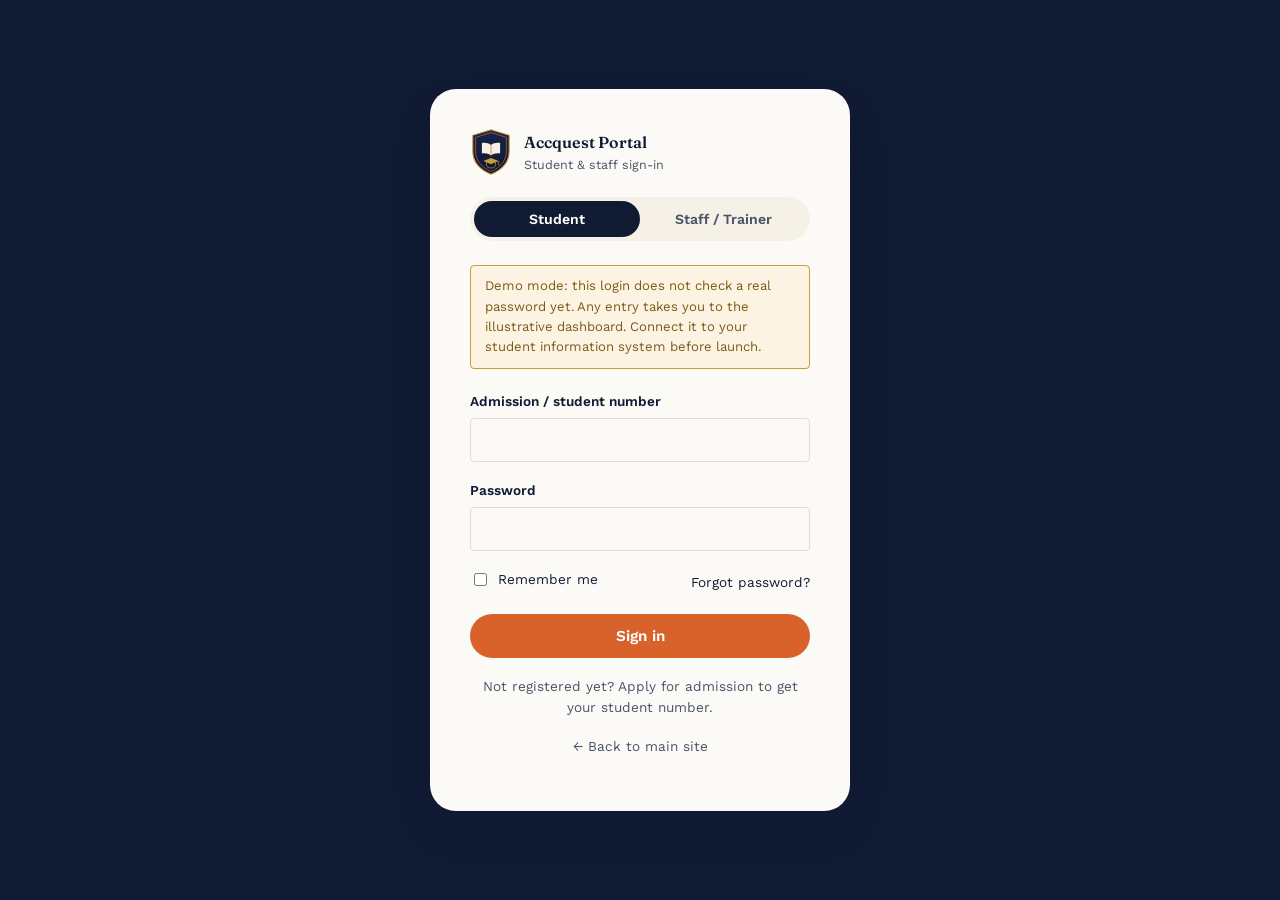
<file: accquest-site/portal.html>
<!doctype html>
<html lang="en">
<head>
<meta charset="UTF-8">
<meta name="viewport" content="width=device-width, initial-scale=1.0">
<title>Portal Login — Accquest Training Institute</title>
<meta name="description" content="Student and staff portal login for Accquest Training Institute.">
<link rel="icon" href="images/logo.svg" type="image/svg+xml">
<link rel="preconnect" href="https://fonts.googleapis.com">
<link href="https://fonts.googleapis.com/css2?family=Fraunces:ital,opsz,wght@0,9..144,500;0,9..144,600;1,9..144,500&family=Work+Sans:wght@400;500;600;700&display=swap" rel="stylesheet">
<link rel="stylesheet" href="css/style.css">
</head>
<body>

<div class="portal-shell">
  <div class="portal-card">
    <div class="portal-logo">
      <img src="images/logo.svg" alt="Accquest Training Institute badge">
      <div>
        <div style="font-family:var(--font-display); font-weight:600;">Accquest Portal</div>
        <div style="font-size:0.78rem; color:var(--ink-soft);">Student &amp; staff sign-in</div>
      </div>
    </div>

    <div class="role-toggle">
      <button type="button" class="active" data-role="student">Student</button>
      <button type="button" data-role="staff">Staff / Trainer</button>
    </div>

    <div class="demo-flag">
      Demo mode: this login does not check a real password yet. Any entry takes you to the illustrative dashboard. Connect it to your student information system before launch.
    </div>

    <form id="portalLoginForm" data-validate novalidate>
      <div class="field">
        <label id="portalIdLabel" for="portalId">Admission / student number</label>
        <input type="text" id="portalId" name="portalId" required>
        <span class="error-text">Please enter your ID number.</span>
      </div>
      <div class="field">
        <label for="portalPass">Password</label>
        <input type="password" id="portalPass" name="portalPass" required>
        <span class="error-text">Please enter your password.</span>
      </div>
      <div class="field" style="display:flex; align-items:center; justify-content:space-between; gap:10px;">
        <label style="display:flex; align-items:center; gap:8px; font-weight:400;">
          <input type="checkbox" name="remember" style="width:auto;"> Remember me
        </label>
        <a href="#" style="font-size:0.85rem;">Forgot password?</a>
      </div>
      <button type="submit" class="btn btn-primary btn-block">Sign in</button>
    </form>

    <p class="portal-foot">Not registered yet? <a href="admissions.html">Apply for admission</a> to get your student number.</p>
    <p class="portal-foot"><a href="index.html">← Back to main site</a></p>
  </div>
</div>

<script src="js/main.js"></script>
</body>
</html>
</file>
<file: css/style.css>
/* =========================================================
   ACCQUEST TRAINING INSTITUTE — Design system
   Palette: Ink Navy / Kiln Orange / Brass Gold / Parchment
   Type: Fraunces (display) + Work Sans (body/UI)
   ========================================================= */

:root{
  --ink:          #101B33;
  --ink-2:        #16264A;
  --kiln:         #D9622B;
  --kiln-dark:    #B44E20;
  --brass:        #C89B3C;
  --parchment:    #F6F1E7;
  --paper:        #FBFAF7;
  --white:        #FFFFFF;
  --line:         #E4DCC8;
  --ink-soft:     #4A5468;
  --success:      #3F7A4E;
  --danger:       #B23A34;

  --font-display: "Fraunces", "Iowan Old Style", Georgia, serif;
  --font-body:    "Work Sans", "Segoe UI", Arial, sans-serif;

  --radius-s: 4px;
  --radius-m: 10px;
  --radius-l: 26px;

  --shadow-card: 0 1px 2px rgba(16,27,51,0.06), 0 10px 24px -14px rgba(16,27,51,0.35);
  --shadow-pop:  0 20px 45px -18px rgba(16,27,51,0.45);

  --maxw: 1180px;
}

*, *::before, *::after{ box-sizing: border-box; }
html{ scroll-behavior: smooth; }

@media (prefers-reduced-motion: reduce){
  html{ scroll-behavior: auto; }
  *, *::before, *::after{ animation-duration: 0.001ms !important; animation-iteration-count: 1 !important; transition-duration: 0.001ms !important; }
}

body{
  margin: 0;
  font-family: var(--font-body);
  color: var(--ink);
  background: var(--paper);
  line-height: 1.55;
  -webkit-font-smoothing: antialiased;
}

img{ max-width: 100%; display: block; }
a{ color: inherit; text-decoration: none; }
ul{ margin: 0; padding: 0; list-style: none; }
button{ font-family: inherit; }

h1, h2, h3, h4{
  font-family: var(--font-display);
  color: var(--ink);
  line-height: 1.12;
  margin: 0 0 0.5em;
  font-weight: 600;
}
h1{ font-size: clamp(2.3rem, 4.4vw, 3.6rem); font-weight: 500; letter-spacing: -0.01em; }
h2{ font-size: clamp(1.7rem, 3vw, 2.35rem); }
h3{ font-size: 1.3rem; }
p{ margin: 0 0 1em; color: var(--ink-soft); max-width: 62ch; }

.wrap{
  width: 100%;
  max-width: var(--maxw);
  margin: 0 auto;
  padding: 0 clamp(20px, 4vw, 40px);
}

/* focus visibility */
a:focus-visible, button:focus-visible, input:focus-visible,
textarea:focus-visible, select:focus-visible{
  outline: 3px solid var(--brass);
  outline-offset: 2px;
  border-radius: 4px;
}

/* =================== Skip link =================== */
.skip-link{
  position: absolute; left: -999px; top: 0;
  background: var(--ink); color: var(--white);
  padding: 10px 16px; z-index: 999; border-radius: 0 0 8px 0;
}
.skip-link:focus{ left: 0; }

/* =================== Top notice bar =================== */
.notice-bar{
  background: var(--ink);
  color: var(--parchment);
  font-size: 0.85rem;
  text-align: center;
  padding: 8px 16px;
  border-bottom: 1px solid rgba(200,155,60,0.35);
}
.notice-bar strong{ color: var(--brass); }
.notice-bar a{ text-decoration: underline; text-underline-offset: 2px; }

/* =================== Header / nav =================== */
.site-header{
  position: sticky; top: 0; z-index: 200;
  background: var(--paper);
  border-bottom: 1px solid var(--line);
}
.nav{
  display: flex; align-items: center; justify-content: space-between;
  padding: 14px clamp(20px, 4vw, 40px);
  max-width: var(--maxw); margin: 0 auto;
  gap: 20px;
}
.brand{ display: flex; align-items: center; gap: 12px; }
.brand img{ width: 44px; height: auto; }
.brand-text{ display: flex; flex-direction: column; line-height: 1.15; }
.brand-text .name{ font-family: var(--font-display); font-weight: 600; font-size: 1.05rem; color: var(--ink); }
.brand-text .tag{ font-size: 0.68rem; letter-spacing: 0.06em; color: var(--kiln-dark); text-transform: uppercase; }

.nav-links{ display: flex; gap: 28px; align-items: center; }
.nav-links a{
  font-size: 0.96rem; color: var(--ink); position: relative; padding: 6px 0;
}
.nav-links a.active,
.nav-links a:hover{ color: var(--kiln-dark); }
.nav-links a.active::after{
  content: ""; position: absolute; left: 0; right: 0; bottom: -2px; height: 2px; background: var(--kiln);
}

.nav-cta{ display: flex; gap: 10px; align-items: center; }

.nav-toggle{
  display: none; background: none; border: 1px solid var(--line); border-radius: 8px;
  width: 42px; height: 38px; align-items: center; justify-content: center; cursor: pointer;
}
.nav-toggle span, .nav-toggle::before, .nav-toggle::after{
  content: ""; display: block; width: 20px; height: 2px; background: var(--ink); position: relative;
}
.nav-toggle::before{ margin-bottom: 5px; }
.nav-toggle::after{ margin-top: 5px; }

@media (max-width: 880px){
  .nav-links{
    position: absolute; top: 100%; left: 0; right: 0;
    background: var(--paper); border-bottom: 1px solid var(--line);
    flex-direction: column; align-items: flex-start; gap: 4px;
    padding: 10px clamp(20px,4vw,40px) 18px;
    display: none;
  }
  .nav-links.open{ display: flex; }
  .nav-links a{ padding: 10px 0; width: 100%; }
  .nav-toggle{ display: flex; }
  .nav-cta .btn{ display: none; }
}

/* =================== Buttons =================== */
.btn{
  display: inline-flex; align-items: center; justify-content: center; gap: 8px;
  font-family: var(--font-body); font-weight: 600; font-size: 0.95rem;
  padding: 12px 22px; border-radius: 999px; border: 1.5px solid transparent;
  cursor: pointer; transition: transform 0.15s ease, background 0.15s ease, border-color .15s ease, color .15s ease;
  white-space: nowrap;
}
.btn:hover{ transform: translateY(-1px); }
.btn-primary{ background: var(--kiln); color: var(--white); }
.btn-primary:hover{ background: var(--kiln-dark); }
.btn-ghost{ background: transparent; color: var(--ink); border-color: var(--ink); }
.btn-ghost:hover{ background: var(--ink); color: var(--white); }
.btn-outline-light{ background: transparent; color: var(--white); border-color: rgba(255,255,255,0.55); }
.btn-outline-light:hover{ background: var(--white); color: var(--ink); }
.btn-block{ width: 100%; }
.btn-sm{ padding: 8px 16px; font-size: 0.85rem; }

/* =================== Hero (index) =================== */
.hero{
  position: relative;
  background: var(--ink);
  color: var(--parchment);
  overflow: hidden;
  padding: clamp(48px, 8vw, 90px) 0 0;
}
.hero-grid{
  display: grid; grid-template-columns: 1.15fr 0.85fr; gap: 40px; align-items: center;
}
@media (max-width: 920px){ .hero-grid{ grid-template-columns: 1fr; } }

.eyebrow{
  display: inline-flex; align-items: center; gap: 8px;
  font-size: 0.82rem; color: var(--brass); margin-bottom: 18px;
}
.eyebrow .dot{ width: 6px; height: 6px; border-radius: 50%; background: var(--kiln); display: inline-block; }

.hero h1{ color: var(--white); }
.hero h1 em{ font-style: italic; color: var(--brass); }
.hero p.lead{ color: #C9D0E0; font-size: 1.08rem; max-width: 46ch; }
.hero-actions{ display: flex; gap: 14px; margin-top: 26px; flex-wrap: wrap; }

.hero-stats{
  display: flex; gap: clamp(18px, 4vw, 40px); margin-top: 44px; flex-wrap: wrap;
  border-top: 1px solid rgba(255,255,255,0.14); padding-top: 24px;
}
.hero-stats .stat b{ display:block; font-family: var(--font-display); font-size: 1.6rem; color: var(--white); }
.hero-stats .stat span{ font-size: 0.82rem; color: #A9B2C6; }

.hero-badge-wrap{ position: relative; display: flex; justify-content: center; }
.hero-seal{
  width: min(320px, 80%);
  filter: drop-shadow(0 20px 40px rgba(0,0,0,0.35));
  animation: seal-in 0.7s ease both;
}
@keyframes seal-in{ from{ opacity: 0; transform: translateY(14px) scale(0.97); } to{ opacity: 1; transform: none; } }

.hero-arc{
  position: absolute; inset: 0; z-index: -1;
  background:
    radial-gradient(closest-side, rgba(217,98,43,0.28), transparent 70%) top right / 60% 60% no-repeat,
    radial-gradient(closest-side, rgba(200,155,60,0.16), transparent 70%) bottom left / 55% 55% no-repeat;
}

.hero-wave{ display:block; width:100%; height:auto; margin-top: 40px; }

/* =================== Section basics =================== */
section{ padding: clamp(48px, 7vw, 84px) 0; }
.section-head{ max-width: 640px; margin-bottom: 40px; }
.section-head .eyebrow{ color: var(--kiln-dark); }
.section-alt{ background: var(--parchment); }
.section-ink{ background: var(--ink); color: var(--parchment); }
.section-ink h2, .section-ink h3{ color: var(--white); }
.section-ink p{ color: #C9D0E0; }

/* =================== Cards =================== */
.grid{ display: grid; gap: 26px; }
.grid-3{ grid-template-columns: repeat(3, 1fr); }
.grid-2{ grid-template-columns: repeat(2, 1fr); }
.grid-4{ grid-template-columns: repeat(4, 1fr); }
@media (max-width: 940px){ .grid-3, .grid-4{ grid-template-columns: repeat(2,1fr); } }
@media (max-width: 620px){ .grid-2, .grid-3, .grid-4{ grid-template-columns: 1fr; } }

.card{
  background: var(--white);
  border: 1px solid var(--line);
  border-radius: var(--radius-m);
  padding: 26px;
  box-shadow: var(--shadow-card);
}

.icon-tile{
  width: 52px; height: 52px; border-radius: 14px;
  display: flex; align-items: center; justify-content: center;
  background: var(--parchment); color: var(--kiln-dark);
  margin-bottom: 16px;
}
.icon-tile svg{ width: 26px; height: 26px; }

/* Course card */
.course-card{
  background: var(--white); border: 1px solid var(--line); border-radius: var(--radius-m);
  overflow: hidden; display: flex; flex-direction: column; box-shadow: var(--shadow-card);
}
.course-top{
  padding: 22px 24px 0;
}
.course-dept{
  display: inline-block; font-size: 0.72rem; letter-spacing: 0.02em;
  background: var(--parchment); color: var(--kiln-dark); padding: 4px 10px; border-radius: 999px;
  margin-bottom: 12px;
}
.course-level{ font-size: 0.8rem; color: var(--ink-soft); }
.course-body{ padding: 12px 24px 24px; flex: 1; display:flex; flex-direction:column; }
.course-meta{ display: flex; gap: 16px; margin: 14px 0; font-size: 0.85rem; color: var(--ink-soft); flex-wrap: wrap; }
.course-meta span{ display:flex; align-items:center; gap:6px; }
.course-foot{ margin-top: auto; display: flex; gap: 10px; padding-top: 8px; }

/* Pathway (legitimate sequence: Artisan -> Certificate -> Diploma) */
.pathway{
  display: flex; align-items: stretch; gap: 0; margin-top: 30px; flex-wrap: wrap;
}
.pathway-step{
  flex: 1; min-width: 200px; background: var(--white); border: 1px solid var(--line);
  padding: 22px; position: relative;
}
.pathway-step:not(:last-child){ border-right: none; }
.pathway-step:first-child{ border-radius: var(--radius-m) 0 0 var(--radius-m); }
.pathway-step:last-child{ border-radius: 0 var(--radius-m) var(--radius-m) 0; }
@media (max-width: 780px){
  .pathway-step, .pathway-step:first-child, .pathway-step:last-child{ border-radius: var(--radius-m); border-right:1px solid var(--line); }
}
.pathway-step .lvl{ font-family: var(--font-display); color: var(--kiln-dark); font-size: 1.1rem; }
.pathway-step h4{ font-family: var(--font-body); font-weight: 700; margin: 6px 0 6px; font-size: 1rem; }
.pathway-step p{ font-size: 0.9rem; margin: 0; }
.pathway-arrow{
  display: flex; align-items: center; justify-content: center; width: 34px; color: var(--brass); font-size: 1.3rem;
}
@media (max-width: 780px){ .pathway-arrow{ display:none; } }

/* Stat strip */
.stat-strip{
  display: grid; grid-template-columns: repeat(4,1fr); gap: 20px; text-align: center;
}
@media (max-width: 780px){ .stat-strip{ grid-template-columns: repeat(2,1fr); } }
.stat-strip b{ font-family: var(--font-display); font-size: 2rem; display:block; color: var(--brass); }
.stat-strip span{ font-size: 0.85rem; color: #C9D0E0; }

/* Timeline (admissions steps) */
.timeline{ position: relative; padding-left: 30px; }
.timeline::before{ content:""; position:absolute; left:9px; top:6px; bottom:6px; width:2px; background: var(--line); }
.timeline-item{ position: relative; padding-bottom: 30px; }
.timeline-item::before{
  content:""; position:absolute; left:-30px; top:2px; width:20px; height:20px; border-radius:50%;
  background: var(--parchment); border: 2px solid var(--kiln);
}
.timeline-item h4{ margin-bottom: 4px; }

/* Testimonial */
.quote-card{
  background: var(--white); border-left: 4px solid var(--brass); border-radius: var(--radius-s);
  padding: 24px; box-shadow: var(--shadow-card);
}
.quote-card p{ font-family: var(--font-display); font-size: 1.1rem; color: var(--ink); font-style: italic; }
.quote-by{ display:flex; align-items:center; gap:10px; margin-top: 14px; }
.avatar-dot{ width: 38px; height: 38px; border-radius: 50%; background: var(--ink); color: var(--brass); display:flex; align-items:center; justify-content:center; font-family: var(--font-display); font-weight:600; }
.quote-by span{ font-size: 0.85rem; color: var(--ink-soft); }

/* CTA band */
.cta-band{
  background: linear-gradient(120deg, var(--kiln), var(--kiln-dark));
  color: var(--white); border-radius: var(--radius-l);
  padding: clamp(30px, 5vw, 54px); display: flex; align-items: center; justify-content: space-between; gap: 24px; flex-wrap: wrap;
}
.cta-band h2{ color: var(--white); margin-bottom: 6px; }
.cta-band p{ color: rgba(255,255,255,0.9); margin: 0; }

/* =================== Forms =================== */
.form-card{
  background: var(--white); border: 1px solid var(--line); border-radius: var(--radius-m);
  padding: clamp(22px, 3vw, 34px); box-shadow: var(--shadow-card);
}
.field{ margin-bottom: 18px; }
.field label{ display:block; font-size: 0.85rem; font-weight: 600; margin-bottom: 6px; color: var(--ink); }
.field .hint{ display:block; font-size: 0.78rem; color: var(--ink-soft); margin-top: 4px; font-weight: 400; }
.field input, .field select, .field textarea{
  width: 100%; padding: 12px 14px; border: 1.5px solid var(--line); border-radius: var(--radius-s);
  font-family: var(--font-body); font-size: 0.95rem; background: var(--paper); color: var(--ink);
}
.field input:focus, .field select:focus, .field textarea:focus{ border-color: var(--kiln); outline: none; }
.field-row{ display: grid; grid-template-columns: 1fr 1fr; gap: 16px; }
@media (max-width: 600px){ .field-row{ grid-template-columns: 1fr; } }
.field.invalid input, .field.invalid select, .field.invalid textarea{ border-color: var(--danger); }
.error-text{ color: var(--danger); font-size: 0.8rem; display:none; margin-top: 4px; }
.field.invalid .error-text{ display: block; }
.form-status{
  margin-top: 16px; padding: 14px 16px; border-radius: var(--radius-s); font-size: 0.9rem; display: none;
}
.form-status.show{ display: block; }
.form-status.success{ background: #E9F3EB; color: var(--success); border: 1px solid #BEDBC4; display:block; }
.form-status.error{ background: #FBEAE9; color: var(--danger); border: 1px solid #F0C4C1; display:block; }

fieldset{ border: none; padding: 0; margin: 0 0 20px; }
legend{ font-family: var(--font-display); font-size: 1.05rem; margin-bottom: 12px; padding: 0; }

/* =================== Table (fees) =================== */
.table-wrap{ overflow-x: auto; border: 1px solid var(--line); border-radius: var(--radius-m); }
table{ width: 100%; border-collapse: collapse; min-width: 520px; }
th, td{ text-align: left; padding: 14px 18px; border-bottom: 1px solid var(--line); font-size: 0.92rem; }
thead th{ background: var(--ink); color: var(--parchment); font-family: var(--font-display); font-weight: 500; }
tbody tr:last-child td{ border-bottom: none; }
tbody tr:nth-child(even){ background: var(--parchment); }

/* =================== Footer =================== */
.site-footer{ background: var(--ink); color: #B9C1D6; padding: 56px 0 26px; }
.footer-grid{ display: grid; grid-template-columns: 1.4fr 1fr 1fr 1fr; gap: 32px; }
@media (max-width: 780px){ .footer-grid{ grid-template-columns: 1fr 1fr; } }
@media (max-width: 480px){ .footer-grid{ grid-template-columns: 1fr; } }
.footer-grid h4{ color: var(--white); font-family: var(--font-body); font-size: 0.9rem; text-transform: none; margin-bottom: 14px; }
.footer-grid ul li{ margin-bottom: 10px; font-size: 0.9rem; }
.footer-grid ul li a:hover{ color: var(--brass); }
.footer-brand{ display:flex; gap:12px; align-items:flex-start; margin-bottom: 14px; }
.footer-brand img{ width: 40px; }
.footer-bottom{
  border-top: 1px solid rgba(255,255,255,0.12); margin-top: 40px; padding-top: 22px;
  display: flex; justify-content: space-between; flex-wrap: wrap; gap: 10px; font-size: 0.82rem;
}
.social-row{ display:flex; gap: 12px; margin-top: 14px; }
.social-row a{
  width: 34px; height: 34px; border-radius: 50%; border: 1px solid rgba(255,255,255,0.25);
  display: flex; align-items: center; justify-content: center;
}
.social-row a:hover{ background: var(--kiln); border-color: var(--kiln); }
.social-row svg{ width: 16px; height: 16px; }

/* =================== Misc pages =================== */
.page-hero{
  background: var(--ink); color: var(--parchment); padding: 54px 0 60px;
}
.page-hero p{ color: #C9D0E0; }
.breadcrumb{ font-size: 0.82rem; color: var(--brass); margin-bottom: 10px; }
.breadcrumb a{ color: var(--brass); text-decoration: underline; }

.value-list{ display: grid; grid-template-columns: repeat(2,1fr); gap: 20px; }
@media (max-width: 640px){ .value-list{ grid-template-columns: 1fr; } }

.tabs{ display: flex; gap: 8px; flex-wrap: wrap; margin-bottom: 30px; }
.tab-btn{
  padding: 10px 18px; border-radius: 999px; border: 1.5px solid var(--line); background: var(--white);
  font-size: 0.9rem; font-weight: 600; cursor: pointer; color: var(--ink-soft);
}
.tab-btn.active{ background: var(--ink); border-color: var(--ink); color: var(--white); }
.tab-panel{ display: none; }
.tab-panel.active{ display: block; }

.badge{
  display: inline-flex; align-items: center; gap: 6px; font-size: 0.75rem;
  padding: 4px 10px; border-radius: 999px; background: var(--parchment); color: var(--kiln-dark); font-weight: 600;
}

.map-frame{ border: 1px solid var(--line); border-radius: var(--radius-m); overflow: hidden; height: 340px; }
.map-frame iframe{ width: 100%; height: 100%; border: 0; }

/* =================== Portal / dashboard =================== */
.portal-shell{ min-height: 100vh; display: flex; align-items: center; justify-content: center; background: var(--ink); padding: 30px; }
.portal-card{
  width: 100%; max-width: 420px; background: var(--paper); border-radius: var(--radius-l);
  padding: clamp(26px, 5vw, 40px); box-shadow: var(--shadow-pop);
}
.portal-logo{ display:flex; align-items:center; gap: 12px; margin-bottom: 22px; }
.portal-logo img{ width: 42px; }
.role-toggle{ display: flex; background: var(--parchment); border-radius: 999px; padding: 4px; margin-bottom: 24px; }
.role-toggle button{
  flex: 1; border: none; background: transparent; padding: 10px; border-radius: 999px; cursor: pointer;
  font-weight: 600; font-size: 0.88rem; color: var(--ink-soft);
}
.role-toggle button.active{ background: var(--ink); color: var(--white); }
.portal-foot{ text-align: center; margin-top: 18px; font-size: 0.85rem; color: var(--ink-soft); }

.dash-shell{ display: grid; grid-template-columns: 250px 1fr; min-height: 100vh; }
@media (max-width: 860px){ .dash-shell{ grid-template-columns: 1fr; } }
.dash-side{ background: var(--ink); color: var(--parchment); padding: 26px 20px; }
.dash-side .brand-text .name{ color: var(--white); }
.dash-nav{ margin-top: 30px; display: flex; flex-direction: column; gap: 4px; }
.dash-nav a{ padding: 11px 14px; border-radius: 10px; font-size: 0.92rem; display:flex; gap:10px; align-items:center; color: #C9D0E0; }
.dash-nav a.active, .dash-nav a:hover{ background: rgba(217,98,43,0.18); color: var(--white); }
.dash-main{ padding: clamp(22px, 4vw, 40px); background: var(--paper); }
.dash-top{ display:flex; justify-content: space-between; align-items:center; margin-bottom: 28px; gap: 16px; flex-wrap: wrap; }
.dash-kpis{ display: grid; grid-template-columns: repeat(4,1fr); gap: 18px; margin-bottom: 30px; }
@media (max-width: 900px){ .dash-kpis{ grid-template-columns: repeat(2,1fr); } }
.kpi{ background: var(--white); border:1px solid var(--line); border-radius: var(--radius-m); padding: 20px; }
.kpi b{ display:block; font-family: var(--font-display); font-size: 1.5rem; }
.kpi span{ font-size: 0.8rem; color: var(--ink-soft); }
.demo-flag{
  background: #FDF3E3; border: 1px solid var(--brass); color: #7A5A17; font-size: 0.82rem;
  padding: 10px 14px; border-radius: var(--radius-s); margin-bottom: 22px;
}
.pill-status{ padding: 3px 10px; border-radius: 999px; font-size: 0.76rem; font-weight: 700; }
.pill-status.paid{ background:#E9F3EB; color: var(--success); }
.pill-status.due{ background:#FBEAE9; color: var(--danger); }
.pill-status.progress{ background:#FDF3E3; color:#7A5A17; }

/* =================== Utility =================== */
.center{ text-align: center; margin-left: auto; margin-right: auto; }
.mt-0{ margin-top: 0; }
.muted{ color: var(--ink-soft); }
.flex{ display:flex; }
.gap-8{ gap: 8px; }
.gap-16{ gap: 16px; }
.text-white{ color: var(--white); }
</file>
<file: accquest-site/css/style.css>
/* =========================================================
   ACCQUEST TRAINING INSTITUTE — Design system
   Palette: Ink Navy / Kiln Orange / Brass Gold / Parchment
   Type: Fraunces (display) + Work Sans (body/UI)
   ========================================================= */

:root{
  --ink:          #101B33;
  --ink-2:        #16264A;
  --kiln:         #D9622B;
  --kiln-dark:    #B44E20;
  --brass:        #C89B3C;
  --parchment:    #F6F1E7;
  --paper:        #FBFAF7;
  --white:        #FFFFFF;
  --line:         #E4DCC8;
  --ink-soft:     #4A5468;
  --success:      #3F7A4E;
  --danger:       #B23A34;

  --font-display: "Fraunces", "Iowan Old Style", Georgia, serif;
  --font-body:    "Work Sans", "Segoe UI", Arial, sans-serif;

  --radius-s: 4px;
  --radius-m: 10px;
  --radius-l: 26px;

  --shadow-card: 0 1px 2px rgba(16,27,51,0.06), 0 10px 24px -14px rgba(16,27,51,0.35);
  --shadow-pop:  0 20px 45px -18px rgba(16,27,51,0.45);

  --maxw: 1180px;
}

*, *::before, *::after{ box-sizing: border-box; }
html{ scroll-behavior: smooth; }

@media (prefers-reduced-motion: reduce){
  html{ scroll-behavior: auto; }
  *, *::before, *::after{ animation-duration: 0.001ms !important; animation-iteration-count: 1 !important; transition-duration: 0.001ms !important; }
}

body{
  margin: 0;
  font-family: var(--font-body);
  color: var(--ink);
  background: var(--paper);
  line-height: 1.55;
  -webkit-font-smoothing: antialiased;
}

img{ max-width: 100%; display: block; }
a{ color: inherit; text-decoration: none; }
ul{ margin: 0; padding: 0; list-style: none; }
button{ font-family: inherit; }

h1, h2, h3, h4{
  font-family: var(--font-display);
  color: var(--ink);
  line-height: 1.12;
  margin: 0 0 0.5em;
  font-weight: 600;
}
h1{ font-size: clamp(2.3rem, 4.4vw, 3.6rem); font-weight: 500; letter-spacing: -0.01em; }
h2{ font-size: clamp(1.7rem, 3vw, 2.35rem); }
h3{ font-size: 1.3rem; }
p{ margin: 0 0 1em; color: var(--ink-soft); max-width: 62ch; }

.wrap{
  width: 100%;
  max-width: var(--maxw);
  margin: 0 auto;
  padding: 0 clamp(20px, 4vw, 40px);
}

/* focus visibility */
a:focus-visible, button:focus-visible, input:focus-visible,
textarea:focus-visible, select:focus-visible{
  outline: 3px solid var(--brass);
  outline-offset: 2px;
  border-radius: 4px;
}

/* =================== Skip link =================== */
.skip-link{
  position: absolute; left: -999px; top: 0;
  background: var(--ink); color: var(--white);
  padding: 10px 16px; z-index: 999; border-radius: 0 0 8px 0;
}
.skip-link:focus{ left: 0; }

/* =================== Top notice bar =================== */
.notice-bar{
  background: var(--ink);
  color: var(--parchment);
  font-size: 0.85rem;
  text-align: center;
  padding: 8px 16px;
  border-bottom: 1px solid rgba(200,155,60,0.35);
}
.notice-bar strong{ color: var(--brass); }
.notice-bar a{ text-decoration: underline; text-underline-offset: 2px; }

/* =================== Header / nav =================== */
.site-header{
  position: sticky; top: 0; z-index: 200;
  background: var(--paper);
  border-bottom: 1px solid var(--line);
}
.nav{
  display: flex; align-items: center; justify-content: space-between;
  padding: 14px clamp(20px, 4vw, 40px);
  max-width: var(--maxw); margin: 0 auto;
  gap: 20px;
}
.brand{ display: flex; align-items: center; gap: 12px; }
.brand img{ width: 44px; height: auto; }
.brand-text{ display: flex; flex-direction: column; line-height: 1.15; }
.brand-text .name{ font-family: var(--font-display); font-weight: 600; font-size: 1.05rem; color: var(--ink); }
.brand-text .tag{ font-size: 0.68rem; letter-spacing: 0.06em; color: var(--kiln-dark); text-transform: uppercase; }

.nav-links{ display: flex; gap: 28px; align-items: center; }
.nav-links a{
  font-size: 0.96rem; color: var(--ink); position: relative; padding: 6px 0;
}
.nav-links a.active,
.nav-links a:hover{ color: var(--kiln-dark); }
.nav-links a.active::after{
  content: ""; position: absolute; left: 0; right: 0; bottom: -2px; height: 2px; background: var(--kiln);
}

.nav-cta{ display: flex; gap: 10px; align-items: center; }

.nav-toggle{
  display: none; background: none; border: 1px solid var(--line); border-radius: 8px;
  width: 42px; height: 38px; align-items: center; justify-content: center; cursor: pointer;
}
.nav-toggle span, .nav-toggle::before, .nav-toggle::after{
  content: ""; display: block; width: 20px; height: 2px; background: var(--ink); position: relative;
}
.nav-toggle::before{ margin-bottom: 5px; }
.nav-toggle::after{ margin-top: 5px; }

@media (max-width: 880px){
  .nav-links{
    position: absolute; top: 100%; left: 0; right: 0;
    background: var(--paper); border-bottom: 1px solid var(--line);
    flex-direction: column; align-items: flex-start; gap: 4px;
    padding: 10px clamp(20px,4vw,40px) 18px;
    display: none;
  }
  .nav-links.open{ display: flex; }
  .nav-links a{ padding: 10px 0; width: 100%; }
  .nav-toggle{ display: flex; }
  .nav-cta .btn{ display: none; }
}

/* =================== Buttons =================== */
.btn{
  display: inline-flex; align-items: center; justify-content: center; gap: 8px;
  font-family: var(--font-body); font-weight: 600; font-size: 0.95rem;
  padding: 12px 22px; border-radius: 999px; border: 1.5px solid transparent;
  cursor: pointer; transition: transform 0.15s ease, background 0.15s ease, border-color .15s ease, color .15s ease;
  white-space: nowrap;
}
.btn:hover{ transform: translateY(-1px); }
.btn-primary{ background: var(--kiln); color: var(--white); }
.btn-primary:hover{ background: var(--kiln-dark); }
.btn-ghost{ background: transparent; color: var(--ink); border-color: var(--ink); }
.btn-ghost:hover{ background: var(--ink); color: var(--white); }
.btn-outline-light{ background: transparent; color: var(--white); border-color: rgba(255,255,255,0.55); }
.btn-outline-light:hover{ background: var(--white); color: var(--ink); }
.btn-block{ width: 100%; }
.btn-sm{ padding: 8px 16px; font-size: 0.85rem; }

/* =================== Hero (index) =================== */
.hero{
  position: relative;
  background: var(--ink);
  color: var(--parchment);
  overflow: hidden;
  padding: clamp(48px, 8vw, 90px) 0 0;
}
.hero-grid{
  display: grid; grid-template-columns: 1.15fr 0.85fr; gap: 40px; align-items: center;
}
@media (max-width: 920px){ .hero-grid{ grid-template-columns: 1fr; } }

.eyebrow{
  display: inline-flex; align-items: center; gap: 8px;
  font-size: 0.82rem; color: var(--brass); margin-bottom: 18px;
}
.eyebrow .dot{ width: 6px; height: 6px; border-radius: 50%; background: var(--kiln); display: inline-block; }

.hero h1{ color: var(--white); }
.hero h1 em{ font-style: italic; color: var(--brass); }
.hero p.lead{ color: #C9D0E0; font-size: 1.08rem; max-width: 46ch; }
.hero-actions{ display: flex; gap: 14px; margin-top: 26px; flex-wrap: wrap; }

.hero-stats{
  display: flex; gap: clamp(18px, 4vw, 40px); margin-top: 44px; flex-wrap: wrap;
  border-top: 1px solid rgba(255,255,255,0.14); padding-top: 24px;
}
.hero-stats .stat b{ display:block; font-family: var(--font-display); font-size: 1.6rem; color: var(--white); }
.hero-stats .stat span{ font-size: 0.82rem; color: #A9B2C6; }

.hero-badge-wrap{ position: relative; display: flex; justify-content: center; }
.hero-seal{
  width: min(320px, 80%);
  filter: drop-shadow(0 20px 40px rgba(0,0,0,0.35));
  animation: seal-in 0.7s ease both;
}
@keyframes seal-in{ from{ opacity: 0; transform: translateY(14px) scale(0.97); } to{ opacity: 1; transform: none; } }

.hero-arc{
  position: absolute; inset: 0; z-index: -1;
  background:
    radial-gradient(closest-side, rgba(217,98,43,0.28), transparent 70%) top right / 60% 60% no-repeat,
    radial-gradient(closest-side, rgba(200,155,60,0.16), transparent 70%) bottom left / 55% 55% no-repeat;
}

.hero-wave{ display:block; width:100%; height:auto; margin-top: 40px; }

/* =================== Section basics =================== */
section{ padding: clamp(48px, 7vw, 84px) 0; }
.section-head{ max-width: 640px; margin-bottom: 40px; }
.section-head .eyebrow{ color: var(--kiln-dark); }
.section-alt{ background: var(--parchment); }
.section-ink{ background: var(--ink); color: var(--parchment); }
.section-ink h2, .section-ink h3{ color: var(--white); }
.section-ink p{ color: #C9D0E0; }

/* =================== Cards =================== */
.grid{ display: grid; gap: 26px; }
.grid-3{ grid-template-columns: repeat(3, 1fr); }
.grid-2{ grid-template-columns: repeat(2, 1fr); }
.grid-4{ grid-template-columns: repeat(4, 1fr); }
@media (max-width: 940px){ .grid-3, .grid-4{ grid-template-columns: repeat(2,1fr); } }
@media (max-width: 620px){ .grid-2, .grid-3, .grid-4{ grid-template-columns: 1fr; } }

.card{
  background: var(--white);
  border: 1px solid var(--line);
  border-radius: var(--radius-m);
  padding: 26px;
  box-shadow: var(--shadow-card);
}

.icon-tile{
  width: 52px; height: 52px; border-radius: 14px;
  display: flex; align-items: center; justify-content: center;
  background: var(--parchment); color: var(--kiln-dark);
  margin-bottom: 16px;
}
.icon-tile svg{ width: 26px; height: 26px; }

/* Course card */
.course-card{
  background: var(--white); border: 1px solid var(--line); border-radius: var(--radius-m);
  overflow: hidden; display: flex; flex-direction: column; box-shadow: var(--shadow-card);
}
.course-top{
  padding: 22px 24px 0;
}
.course-dept{
  display: inline-block; font-size: 0.72rem; letter-spacing: 0.02em;
  background: var(--parchment); color: var(--kiln-dark); padding: 4px 10px; border-radius: 999px;
  margin-bottom: 12px;
}
.course-level{ font-size: 0.8rem; color: var(--ink-soft); }
.course-body{ padding: 12px 24px 24px; flex: 1; display:flex; flex-direction:column; }
.course-meta{ display: flex; gap: 16px; margin: 14px 0; font-size: 0.85rem; color: var(--ink-soft); flex-wrap: wrap; }
.course-meta span{ display:flex; align-items:center; gap:6px; }
.course-foot{ margin-top: auto; display: flex; gap: 10px; padding-top: 8px; }

/* Pathway (legitimate sequence: Artisan -> Certificate -> Diploma) */
.pathway{
  display: flex; align-items: stretch; gap: 0; margin-top: 30px; flex-wrap: wrap;
}
.pathway-step{
  flex: 1; min-width: 200px; background: var(--white); border: 1px solid var(--line);
  padding: 22px; position: relative;
}
.pathway-step:not(:last-child){ border-right: none; }
.pathway-step:first-child{ border-radius: var(--radius-m) 0 0 var(--radius-m); }
.pathway-step:last-child{ border-radius: 0 var(--radius-m) var(--radius-m) 0; }
@media (max-width: 780px){
  .pathway-step, .pathway-step:first-child, .pathway-step:last-child{ border-radius: var(--radius-m); border-right:1px solid var(--line); }
}
.pathway-step .lvl{ font-family: var(--font-display); color: var(--kiln-dark); font-size: 1.1rem; }
.pathway-step h4{ font-family: var(--font-body); font-weight: 700; margin: 6px 0 6px; font-size: 1rem; }
.pathway-step p{ font-size: 0.9rem; margin: 0; }
.pathway-arrow{
  display: flex; align-items: center; justify-content: center; width: 34px; color: var(--brass); font-size: 1.3rem;
}
@media (max-width: 780px){ .pathway-arrow{ display:none; } }

/* Stat strip */
.stat-strip{
  display: grid; grid-template-columns: repeat(4,1fr); gap: 20px; text-align: center;
}
@media (max-width: 780px){ .stat-strip{ grid-template-columns: repeat(2,1fr); } }
.stat-strip b{ font-family: var(--font-display); font-size: 2rem; display:block; color: var(--brass); }
.stat-strip span{ font-size: 0.85rem; color: #C9D0E0; }

/* Timeline (admissions steps) */
.timeline{ position: relative; padding-left: 30px; }
.timeline::before{ content:""; position:absolute; left:9px; top:6px; bottom:6px; width:2px; background: var(--line); }
.timeline-item{ position: relative; padding-bottom: 30px; }
.timeline-item::before{
  content:""; position:absolute; left:-30px; top:2px; width:20px; height:20px; border-radius:50%;
  background: var(--parchment); border: 2px solid var(--kiln);
}
.timeline-item h4{ margin-bottom: 4px; }

/* Testimonial */
.quote-card{
  background: var(--white); border-left: 4px solid var(--brass); border-radius: var(--radius-s);
  padding: 24px; box-shadow: var(--shadow-card);
}
.quote-card p{ font-family: var(--font-display); font-size: 1.1rem; color: var(--ink); font-style: italic; }
.quote-by{ display:flex; align-items:center; gap:10px; margin-top: 14px; }
.avatar-dot{ width: 38px; height: 38px; border-radius: 50%; background: var(--ink); color: var(--brass); display:flex; align-items:center; justify-content:center; font-family: var(--font-display); font-weight:600; }
.quote-by span{ font-size: 0.85rem; color: var(--ink-soft); }

/* CTA band */
.cta-band{
  background: linear-gradient(120deg, var(--kiln), var(--kiln-dark));
  color: var(--white); border-radius: var(--radius-l);
  padding: clamp(30px, 5vw, 54px); display: flex; align-items: center; justify-content: space-between; gap: 24px; flex-wrap: wrap;
}
.cta-band h2{ color: var(--white); margin-bottom: 6px; }
.cta-band p{ color: rgba(255,255,255,0.9); margin: 0; }

/* =================== Forms =================== */
.form-card{
  background: var(--white); border: 1px solid var(--line); border-radius: var(--radius-m);
  padding: clamp(22px, 3vw, 34px); box-shadow: var(--shadow-card);
}
.field{ margin-bottom: 18px; }
.field label{ display:block; font-size: 0.85rem; font-weight: 600; margin-bottom: 6px; color: var(--ink); }
.field .hint{ display:block; font-size: 0.78rem; color: var(--ink-soft); margin-top: 4px; font-weight: 400; }
.field input, .field select, .field textarea{
  width: 100%; padding: 12px 14px; border: 1.5px solid var(--line); border-radius: var(--radius-s);
  font-family: var(--font-body); font-size: 0.95rem; background: var(--paper); color: var(--ink);
}
.field input:focus, .field select:focus, .field textarea:focus{ border-color: var(--kiln); outline: none; }
.field-row{ display: grid; grid-template-columns: 1fr 1fr; gap: 16px; }
@media (max-width: 600px){ .field-row{ grid-template-columns: 1fr; } }
.field.invalid input, .field.invalid select, .field.invalid textarea{ border-color: var(--danger); }
.error-text{ color: var(--danger); font-size: 0.8rem; display:none; margin-top: 4px; }
.field.invalid .error-text{ display: block; }
.form-status{
  margin-top: 16px; padding: 14px 16px; border-radius: var(--radius-s); font-size: 0.9rem; display: none;
}
.form-status.show{ display: block; }
.form-status.success{ background: #E9F3EB; color: var(--success); border: 1px solid #BEDBC4; display:block; }
.form-status.error{ background: #FBEAE9; color: var(--danger); border: 1px solid #F0C4C1; display:block; }

fieldset{ border: none; padding: 0; margin: 0 0 20px; }
legend{ font-family: var(--font-display); font-size: 1.05rem; margin-bottom: 12px; padding: 0; }

/* =================== Table (fees) =================== */
.table-wrap{ overflow-x: auto; border: 1px solid var(--line); border-radius: var(--radius-m); }
table{ width: 100%; border-collapse: collapse; min-width: 520px; }
th, td{ text-align: left; padding: 14px 18px; border-bottom: 1px solid var(--line); font-size: 0.92rem; }
thead th{ background: var(--ink); color: var(--parchment); font-family: var(--font-display); font-weight: 500; }
tbody tr:last-child td{ border-bottom: none; }
tbody tr:nth-child(even){ background: var(--parchment); }

/* =================== Footer =================== */
.site-footer{ background: var(--ink); color: #B9C1D6; padding: 56px 0 26px; }
.footer-grid{ display: grid; grid-template-columns: 1.4fr 1fr 1fr 1fr; gap: 32px; }
@media (max-width: 780px){ .footer-grid{ grid-template-columns: 1fr 1fr; } }
@media (max-width: 480px){ .footer-grid{ grid-template-columns: 1fr; } }
.footer-grid h4{ color: var(--white); font-family: var(--font-body); font-size: 0.9rem; text-transform: none; margin-bottom: 14px; }
.footer-grid ul li{ margin-bottom: 10px; font-size: 0.9rem; }
.footer-grid ul li a:hover{ color: var(--brass); }
.footer-brand{ display:flex; gap:12px; align-items:flex-start; margin-bottom: 14px; }
.footer-brand img{ width: 40px; }
.footer-bottom{
  border-top: 1px solid rgba(255,255,255,0.12); margin-top: 40px; padding-top: 22px;
  display: flex; justify-content: space-between; flex-wrap: wrap; gap: 10px; font-size: 0.82rem;
}
.social-row{ display:flex; gap: 12px; margin-top: 14px; }
.social-row a{
  width: 34px; height: 34px; border-radius: 50%; border: 1px solid rgba(255,255,255,0.25);
  display: flex; align-items: center; justify-content: center;
}
.social-row a:hover{ background: var(--kiln); border-color: var(--kiln); }
.social-row svg{ width: 16px; height: 16px; }

/* =================== Misc pages =================== */
.page-hero{
  background: var(--ink); color: var(--parchment); padding: 54px 0 60px;
}
.page-hero p{ color: #C9D0E0; }
.breadcrumb{ font-size: 0.82rem; color: var(--brass); margin-bottom: 10px; }
.breadcrumb a{ color: var(--brass); text-decoration: underline; }

.value-list{ display: grid; grid-template-columns: repeat(2,1fr); gap: 20px; }
@media (max-width: 640px){ .value-list{ grid-template-columns: 1fr; } }

.tabs{ display: flex; gap: 8px; flex-wrap: wrap; margin-bottom: 30px; }
.tab-btn{
  padding: 10px 18px; border-radius: 999px; border: 1.5px solid var(--line); background: var(--white);
  font-size: 0.9rem; font-weight: 600; cursor: pointer; color: var(--ink-soft);
}
.tab-btn.active{ background: var(--ink); border-color: var(--ink); color: var(--white); }
.tab-panel{ display: none; }
.tab-panel.active{ display: block; }

.badge{
  display: inline-flex; align-items: center; gap: 6px; font-size: 0.75rem;
  padding: 4px 10px; border-radius: 999px; background: var(--parchment); color: var(--kiln-dark); font-weight: 600;
}

.map-frame{ border: 1px solid var(--line); border-radius: var(--radius-m); overflow: hidden; height: 340px; }
.map-frame iframe{ width: 100%; height: 100%; border: 0; }

/* =================== Portal / dashboard =================== */
.portal-shell{ min-height: 100vh; display: flex; align-items: center; justify-content: center; background: var(--ink); padding: 30px; }
.portal-card{
  width: 100%; max-width: 420px; background: var(--paper); border-radius: var(--radius-l);
  padding: clamp(26px, 5vw, 40px); box-shadow: var(--shadow-pop);
}
.portal-logo{ display:flex; align-items:center; gap: 12px; margin-bottom: 22px; }
.portal-logo img{ width: 42px; }
.role-toggle{ display: flex; background: var(--parchment); border-radius: 999px; padding: 4px; margin-bottom: 24px; }
.role-toggle button{
  flex: 1; border: none; background: transparent; padding: 10px; border-radius: 999px; cursor: pointer;
  font-weight: 600; font-size: 0.88rem; color: var(--ink-soft);
}
.role-toggle button.active{ background: var(--ink); color: var(--white); }
.portal-foot{ text-align: center; margin-top: 18px; font-size: 0.85rem; color: var(--ink-soft); }

.dash-shell{ display: grid; grid-template-columns: 250px 1fr; min-height: 100vh; }
@media (max-width: 860px){ .dash-shell{ grid-template-columns: 1fr; } }
.dash-side{ background: var(--ink); color: var(--parchment); padding: 26px 20px; }
.dash-side .brand-text .name{ color: var(--white); }
.dash-nav{ margin-top: 30px; display: flex; flex-direction: column; gap: 4px; }
.dash-nav a{ padding: 11px 14px; border-radius: 10px; font-size: 0.92rem; display:flex; gap:10px; align-items:center; color: #C9D0E0; }
.dash-nav a.active, .dash-nav a:hover{ background: rgba(217,98,43,0.18); color: var(--white); }
.dash-main{ padding: clamp(22px, 4vw, 40px); background: var(--paper); }
.dash-top{ display:flex; justify-content: space-between; align-items:center; margin-bottom: 28px; gap: 16px; flex-wrap: wrap; }
.dash-kpis{ display: grid; grid-template-columns: repeat(4,1fr); gap: 18px; margin-bottom: 30px; }
@media (max-width: 900px){ .dash-kpis{ grid-template-columns: repeat(2,1fr); } }
.kpi{ background: var(--white); border:1px solid var(--line); border-radius: var(--radius-m); padding: 20px; }
.kpi b{ display:block; font-family: var(--font-display); font-size: 1.5rem; }
.kpi span{ font-size: 0.8rem; color: var(--ink-soft); }
.demo-flag{
  background: #FDF3E3; border: 1px solid var(--brass); color: #7A5A17; font-size: 0.82rem;
  padding: 10px 14px; border-radius: var(--radius-s); margin-bottom: 22px;
}
.pill-status{ padding: 3px 10px; border-radius: 999px; font-size: 0.76rem; font-weight: 700; }
.pill-status.paid{ background:#E9F3EB; color: var(--success); }
.pill-status.due{ background:#FBEAE9; color: var(--danger); }
.pill-status.progress{ background:#FDF3E3; color:#7A5A17; }

/* =================== Utility =================== */
.center{ text-align: center; margin-left: auto; margin-right: auto; }
.mt-0{ margin-top: 0; }
.muted{ color: var(--ink-soft); }
.flex{ display:flex; }
.gap-8{ gap: 8px; }
.gap-16{ gap: 16px; }
.text-white{ color: var(--white); }
</file>
